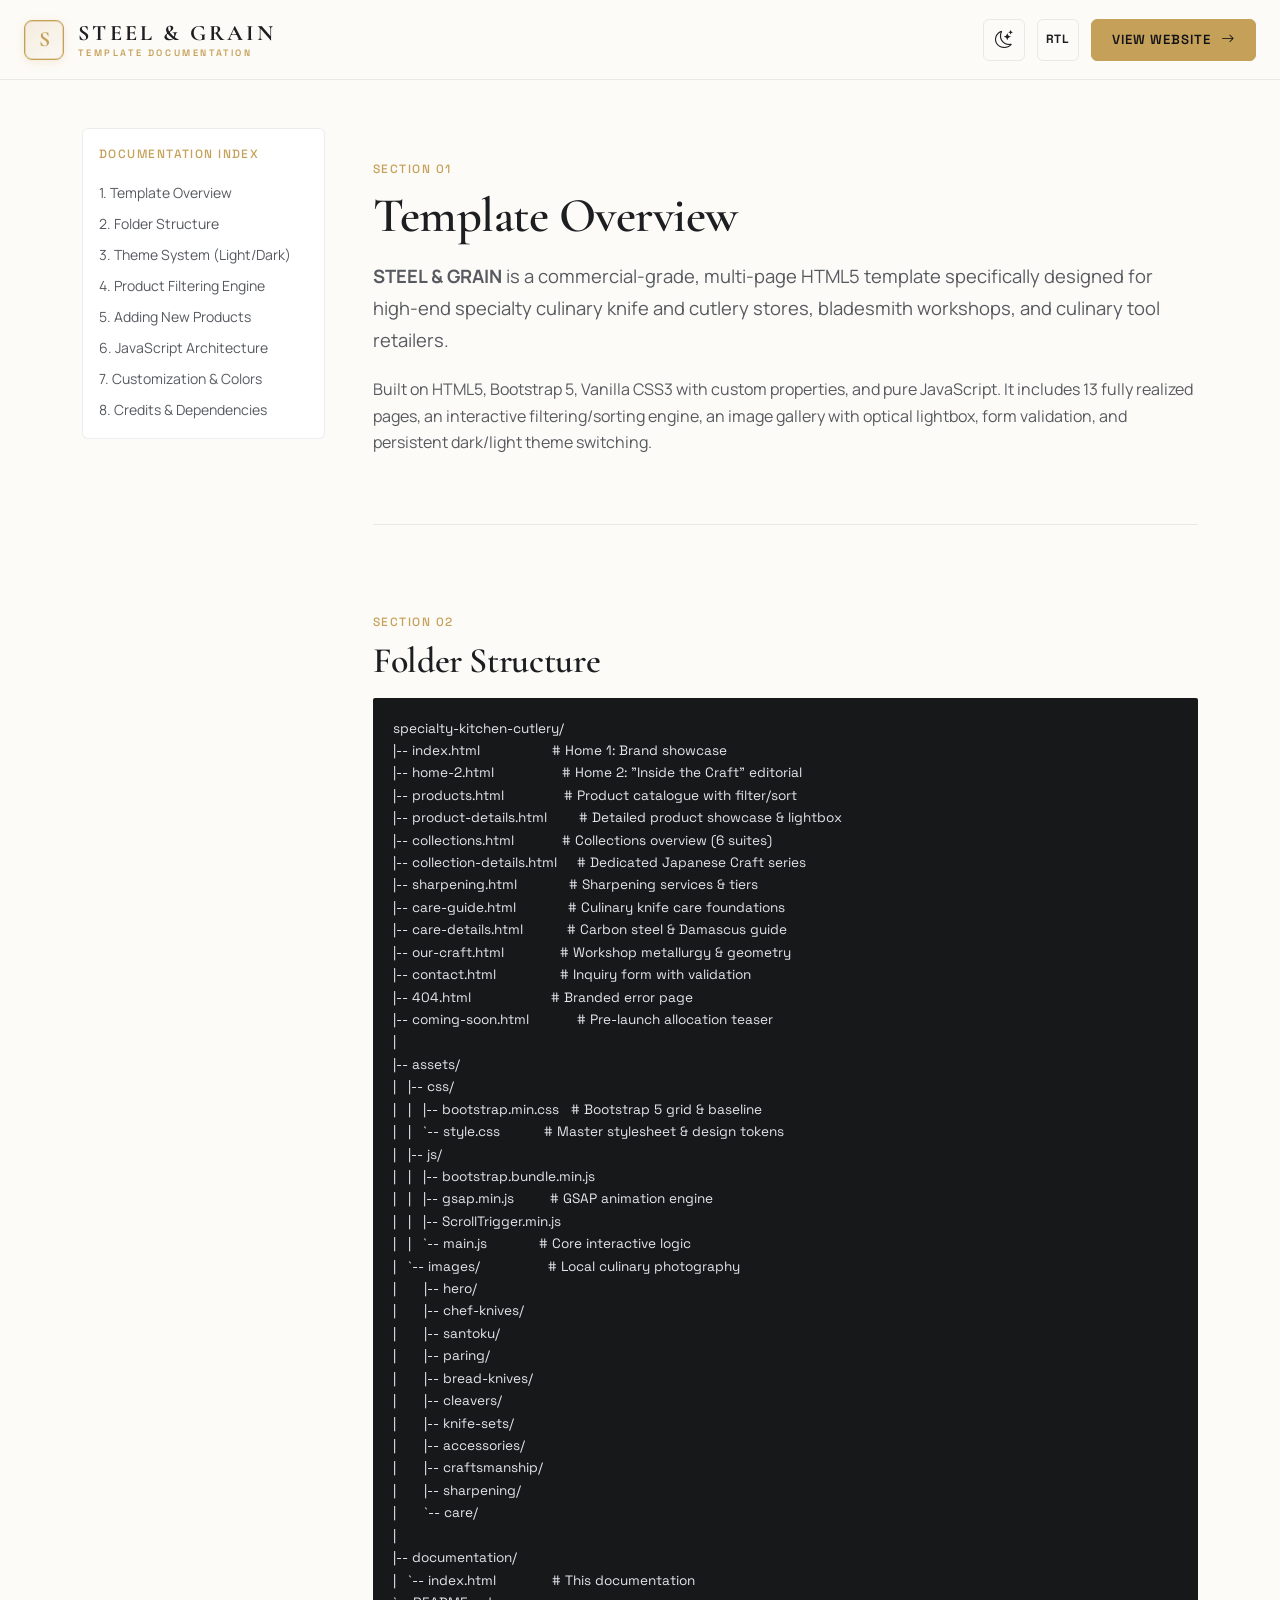
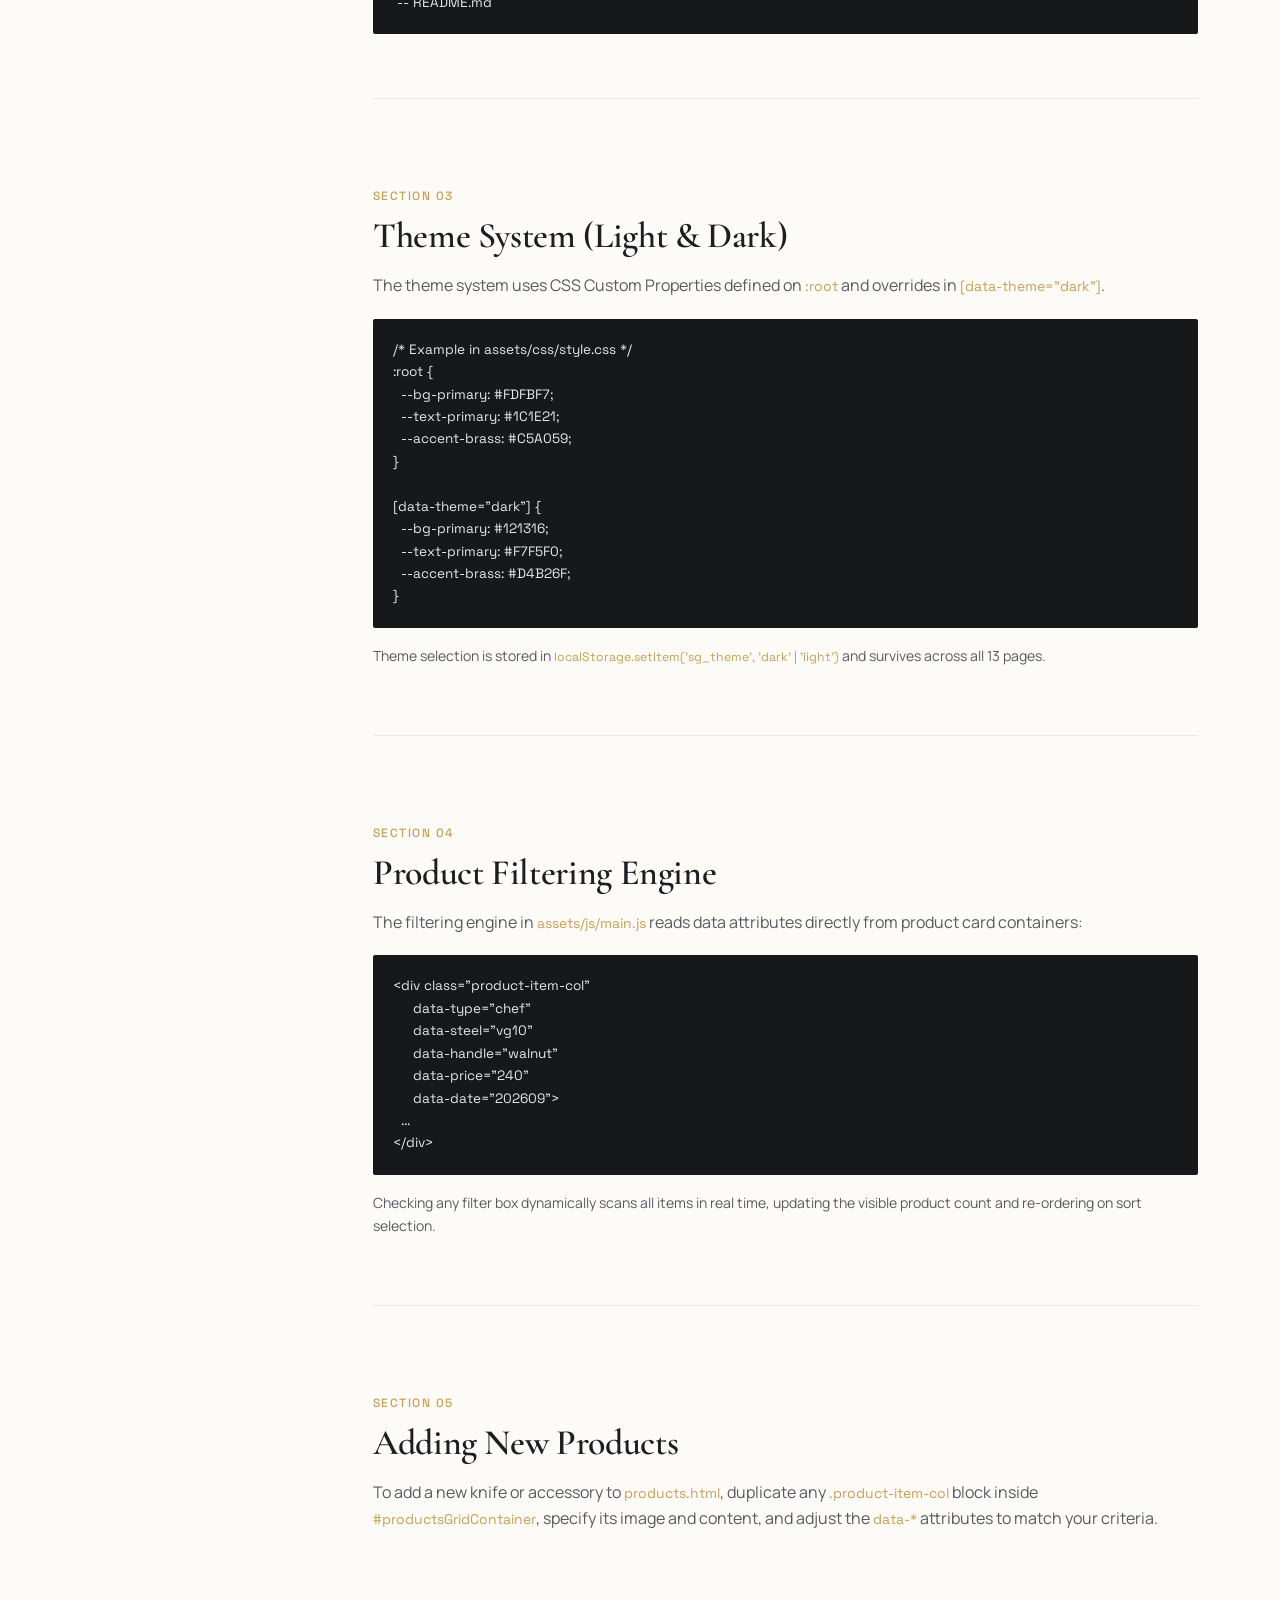
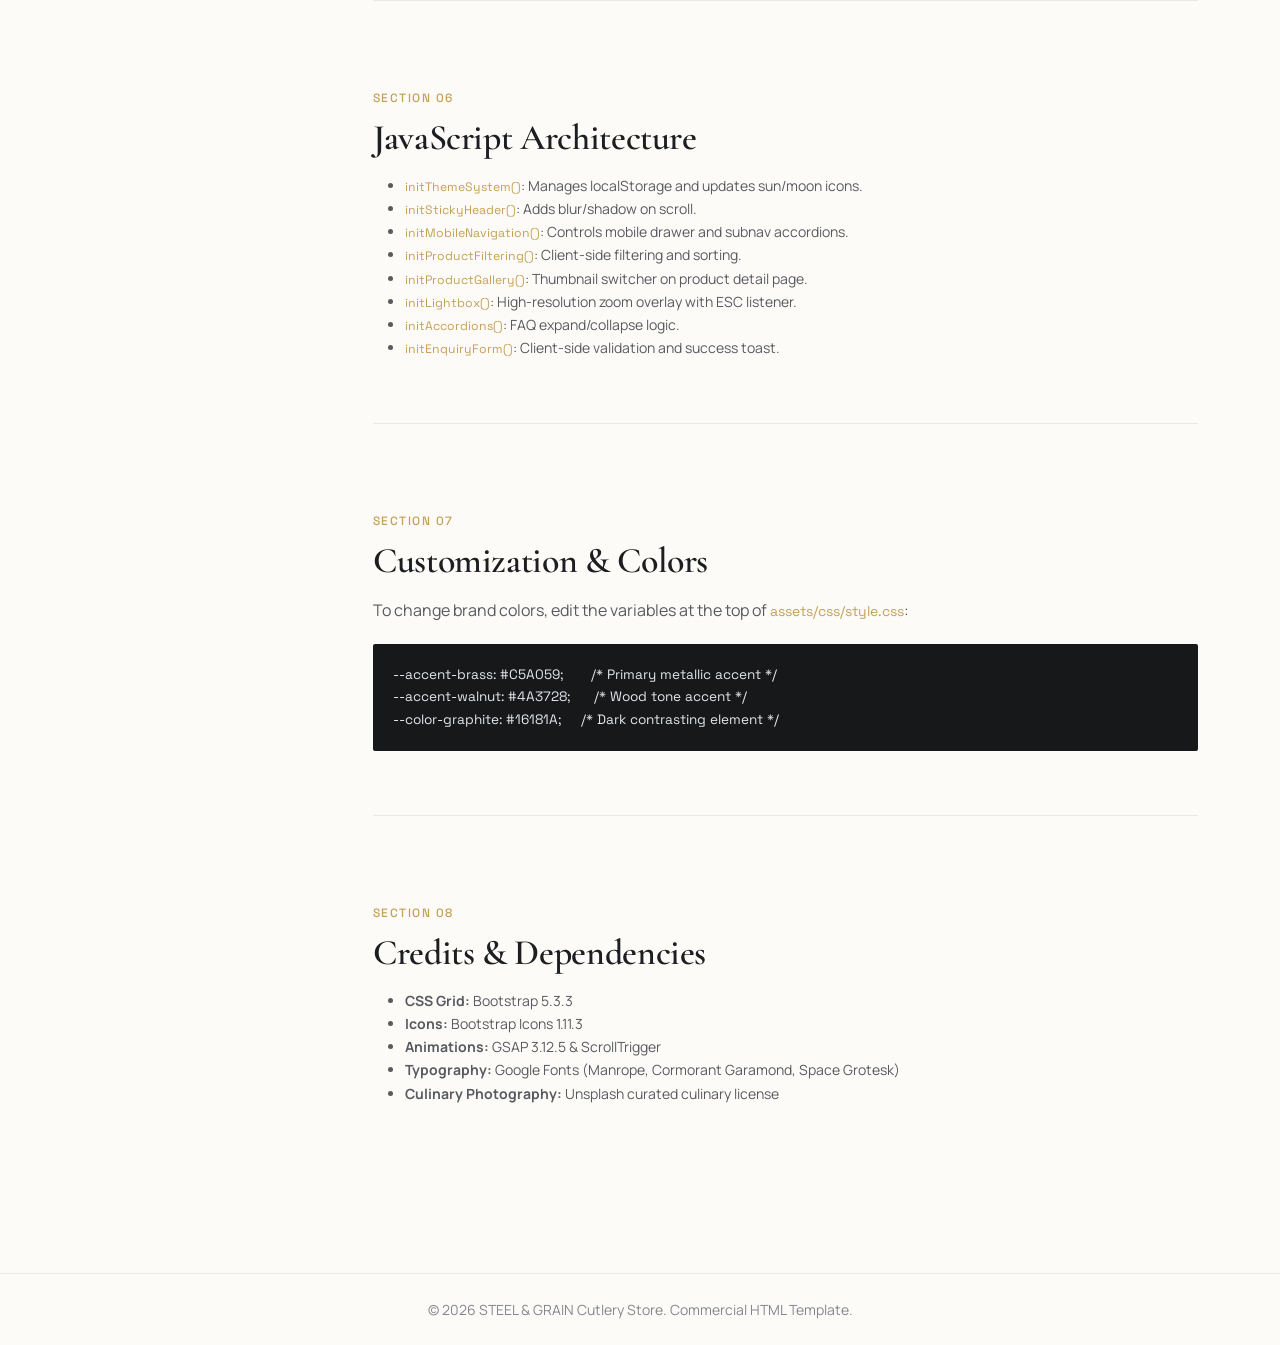
<file: documentation/index.html>
﻿<!DOCTYPE html>
<html lang="en" data-theme="light">
<head>
  <meta charset="UTF-8">
  <meta name="viewport" content="width=device-width, initial-scale=1.0">
  <title>Documentation - STEEL & GRAIN Cutlery Template</title>

  <!-- Favicon -->
  <link rel="icon" type="image/svg+xml" href="../assets/images/favicon.svg">
  <link rel="icon" type="image/png" sizes="32x32" href="../assets/images/favicon-32x32.png">
  <link rel="apple-touch-icon" sizes="180x180" href="../assets/images/apple-touch-icon.png">
  <link rel="stylesheet" href="../assets/css/bootstrap.min.css">
  <link rel="stylesheet" href="../assets/css/style.css">
  <style>
    .doc-sidebar {
      position: sticky;
      top: 100px;
    }
    .doc-section {
      padding-top: 2rem;
      margin-bottom: 3.5rem;
      border-bottom: 1px solid var(--border-color);
      padding-bottom: 3rem;
    }
    pre {
      background-color: var(--color-graphite);
      color: #E2E6EA;
      padding: 1.25rem;
      border-radius: var(--radius-sm);
      overflow-x: auto;
      font-family: var(--font-mono);
      font-size: 0.85rem;
    }
    code {
      font-family: var(--font-mono);
      color: var(--accent-brass);
    }
  </style>
</head>
<body>

  <!-- Header -->
  <header class="site-header" id="siteHeader">
    <div class="navbar-container">
      <a href="../index.html" class="brand-logo" aria-label="STEEL & GRAIN Home">
        <div class="brand-symbol">S</div>
        <div class="brand-text">
          <span class="brand-title">STEEL & GRAIN</span>
          <span class="brand-sub">TEMPLATE DOCUMENTATION</span>
        </div>
      </a>

      <div class="header-actions">
        <button type="button" class="theme-toggle-btn" id="themeToggle" aria-label="Toggle Dark/Light Mode">
          <i class="bi bi-moon-stars"></i>
        </button>
        <button type="button" class="rtl-toggle-btn" id="rtlToggle" aria-label="Toggle RTL/LTR Direction">RTL</button>
        <a href="../index.html" class="btn btn-brass">
          <span>View Website</span>
          <i class="bi bi-arrow-right"></i>
        </a>
      </div>
    </div>
  </header>

  <main class="py-5">
    <div class="container">
      <div class="row g-5">
        <!-- Sidebar Navigation -->
        <aside class="col-lg-3">
          <div class="doc-sidebar p-3 bg-card-custom border border-subtle rounded">
            <span class="tech-label text-brass d-block mb-3">DOCUMENTATION INDEX</span>
            <ul class="list-unstyled small font-mono d-flex flex-column gap-2 mb-0">
              <li><a href="#overview" class="text-secondary">1. Template Overview</a></li>
              <li><a href="#structure" class="text-secondary">2. Folder Structure</a></li>
              <li><a href="#theme" class="text-secondary">3. Theme System (Light/Dark)</a></li>
              <li><a href="#filtering" class="text-secondary">4. Product Filtering Engine</a></li>
              <li><a href="#products" class="text-secondary">5. Adding New Products</a></li>
              <li><a href="#scripts" class="text-secondary">6. JavaScript Architecture</a></li>
              <li><a href="#customization" class="text-secondary">7. Customization & Colors</a></li>
              <li><a href="#credits" class="text-secondary">8. Credits & Dependencies</a></li>
            </ul>
          </div>
        </aside>

        <!-- Main Content -->
        <div class="col-lg-9">
          <!-- 1. Overview -->
          <section class="doc-section" id="overview">
            <span class="badge-mono text-brass mb-2 d-block">SECTION 01</span>
            <h1 class="font-display h2 mb-3">Template Overview</h1>
            <p class="lead text-secondary">
              <strong>STEEL & GRAIN</strong> is a commercial-grade, multi-page HTML5 template specifically designed for high-end specialty culinary knife and cutlery stores, bladesmith workshops, and culinary tool retailers.
            </p>
            <p class="text-secondary">
              Built on HTML5, Bootstrap 5, Vanilla CSS3 with custom properties, and pure JavaScript. It includes 13 fully realized pages, an interactive filtering/sorting engine, an image gallery with optical lightbox, form validation, and persistent dark/light theme switching.
            </p>
          </section>

          <!-- 2. Folder Structure -->
          <section class="doc-section" id="structure">
            <span class="badge-mono text-brass mb-2 d-block">SECTION 02</span>
            <h2 class="font-display h3 mb-3">Folder Structure</h2>
            <pre><code>specialty-kitchen-cutlery/
|-- index.html                  # Home 1: Brand showcase
|-- home-2.html                 # Home 2: "Inside the Craft" editorial
|-- products.html               # Product catalogue with filter/sort
|-- product-details.html        # Detailed product showcase & lightbox
|-- collections.html            # Collections overview (6 suites)
|-- collection-details.html     # Dedicated Japanese Craft series
|-- sharpening.html             # Sharpening services & tiers
|-- care-guide.html             # Culinary knife care foundations
|-- care-details.html           # Carbon steel & Damascus guide
|-- our-craft.html              # Workshop metallurgy & geometry
|-- contact.html                # Inquiry form with validation
|-- 404.html                    # Branded error page
|-- coming-soon.html            # Pre-launch allocation teaser
|
|-- assets/
|   |-- css/
|   |   |-- bootstrap.min.css   # Bootstrap 5 grid & baseline
|   |   `-- style.css           # Master stylesheet & design tokens
|   |-- js/
|   |   |-- bootstrap.bundle.min.js
|   |   |-- gsap.min.js         # GSAP animation engine
|   |   |-- ScrollTrigger.min.js
|   |   `-- main.js             # Core interactive logic
|   `-- images/                 # Local culinary photography
|       |-- hero/
|       |-- chef-knives/
|       |-- santoku/
|       |-- paring/
|       |-- bread-knives/
|       |-- cleavers/
|       |-- knife-sets/
|       |-- accessories/
|       |-- craftsmanship/
|       |-- sharpening/
|       `-- care/
|
|-- documentation/
|   `-- index.html              # This documentation
`-- README.md</code></pre>
          </section>

          <!-- 3. Theme System -->
          <section class="doc-section" id="theme">
            <span class="badge-mono text-brass mb-2 d-block">SECTION 03</span>
            <h2 class="font-display h3 mb-3">Theme System (Light & Dark)</h2>
            <p class="text-secondary">
              The theme system uses CSS Custom Properties defined on <code>:root</code> and overrides in <code>[data-theme="dark"]</code>.
            </p>
            <pre><code>/* Example in assets/css/style.css */
:root {
  --bg-primary: #FDFBF7;
  --text-primary: #1C1E21;
  --accent-brass: #C5A059;
}

[data-theme="dark"] {
  --bg-primary: #121316;
  --text-primary: #F7F5F0;
  --accent-brass: #D4B26F;
}</code></pre>
            <p class="small text-secondary">
              Theme selection is stored in <code>localStorage.setItem('sg_theme', 'dark' | 'light')</code> and survives across all 13 pages.
            </p>
          </section>

          <!-- 4. Filtering -->
          <section class="doc-section" id="filtering">
            <span class="badge-mono text-brass mb-2 d-block">SECTION 04</span>
            <h2 class="font-display h3 mb-3">Product Filtering Engine</h2>
            <p class="text-secondary">
              The filtering engine in <code>assets/js/main.js</code> reads data attributes directly from product card containers:
            </p>
            <pre><code>&lt;div class="product-item-col" 
     data-type="chef" 
     data-steel="vg10" 
     data-handle="walnut" 
     data-price="240" 
     data-date="202609"&gt;
  ...
&lt;/div&gt;</code></pre>
            <p class="small text-secondary">
              Checking any filter box dynamically scans all items in real time, updating the visible product count and re-ordering on sort selection.
            </p>
          </section>

          <!-- 5. Adding Products -->
          <section class="doc-section" id="products">
            <span class="badge-mono text-brass mb-2 d-block">SECTION 05</span>
            <h2 class="font-display h3 mb-3">Adding New Products</h2>
            <p class="text-secondary">
              To add a new knife or accessory to <code>products.html</code>, duplicate any <code>.product-item-col</code> block inside <code>#productsGridContainer</code>, specify its image and content, and adjust the <code>data-*</code> attributes to match your criteria.
            </p>
          </section>

          <!-- 6. Scripts -->
          <section class="doc-section" id="scripts">
            <span class="badge-mono text-brass mb-2 d-block">SECTION 06</span>
            <h2 class="font-display h3 mb-3">JavaScript Architecture</h2>
            <ul class="text-secondary small">
              <li><code>initThemeSystem()</code>: Manages localStorage and updates sun/moon icons.</li>
              <li><code>initStickyHeader()</code>: Adds blur/shadow on scroll.</li>
              <li><code>initMobileNavigation()</code>: Controls mobile drawer and subnav accordions.</li>
              <li><code>initProductFiltering()</code>: Client-side filtering and sorting.</li>
              <li><code>initProductGallery()</code>: Thumbnail switcher on product detail page.</li>
              <li><code>initLightbox()</code>: High-resolution zoom overlay with ESC listener.</li>
              <li><code>initAccordions()</code>: FAQ expand/collapse logic.</li>
              <li><code>initEnquiryForm()</code>: Client-side validation and success toast.</li>
            </ul>
          </section>

          <!-- 7. Customization -->
          <section class="doc-section" id="customization">
            <span class="badge-mono text-brass mb-2 d-block">SECTION 07</span>
            <h2 class="font-display h3 mb-3">Customization & Colors</h2>
            <p class="text-secondary">
              To change brand colors, edit the variables at the top of <code>assets/css/style.css</code>:
            </p>
            <pre><code>--accent-brass: #C5A059;       /* Primary metallic accent */
--accent-walnut: #4A3728;      /* Wood tone accent */
--color-graphite: #16181A;     /* Dark contrasting element */</code></pre>
          </section>

          <!-- 8. Credits -->
          <section class="doc-section border-bottom-0" id="credits">
            <span class="badge-mono text-brass mb-2 d-block">SECTION 08</span>
            <h2 class="font-display h3 mb-3">Credits & Dependencies</h2>
            <ul class="text-secondary small">
              <li><strong>CSS Grid:</strong> Bootstrap 5.3.3</li>
              <li><strong>Icons:</strong> Bootstrap Icons 1.11.3</li>
              <li><strong>Animations:</strong> GSAP 3.12.5 & ScrollTrigger</li>
              <li><strong>Typography:</strong> Google Fonts (Manrope, Cormorant Garamond, Space Grotesk)</li>
              <li><strong>Culinary Photography:</strong> Unsplash curated culinary license</li>
            </ul>
          </section>
        </div>
      </div>
    </div>
  </main>

  <footer class="py-4 border-top border-subtle text-center small text-muted font-mono">
    &copy; 2026 STEEL & GRAIN Cutlery Store. Commercial HTML Template.
  </footer>

  <script src="../assets/js/bootstrap.bundle.min.js"></script>
  <script src="../assets/js/main.js"></script>
</body>
</html>
</file>
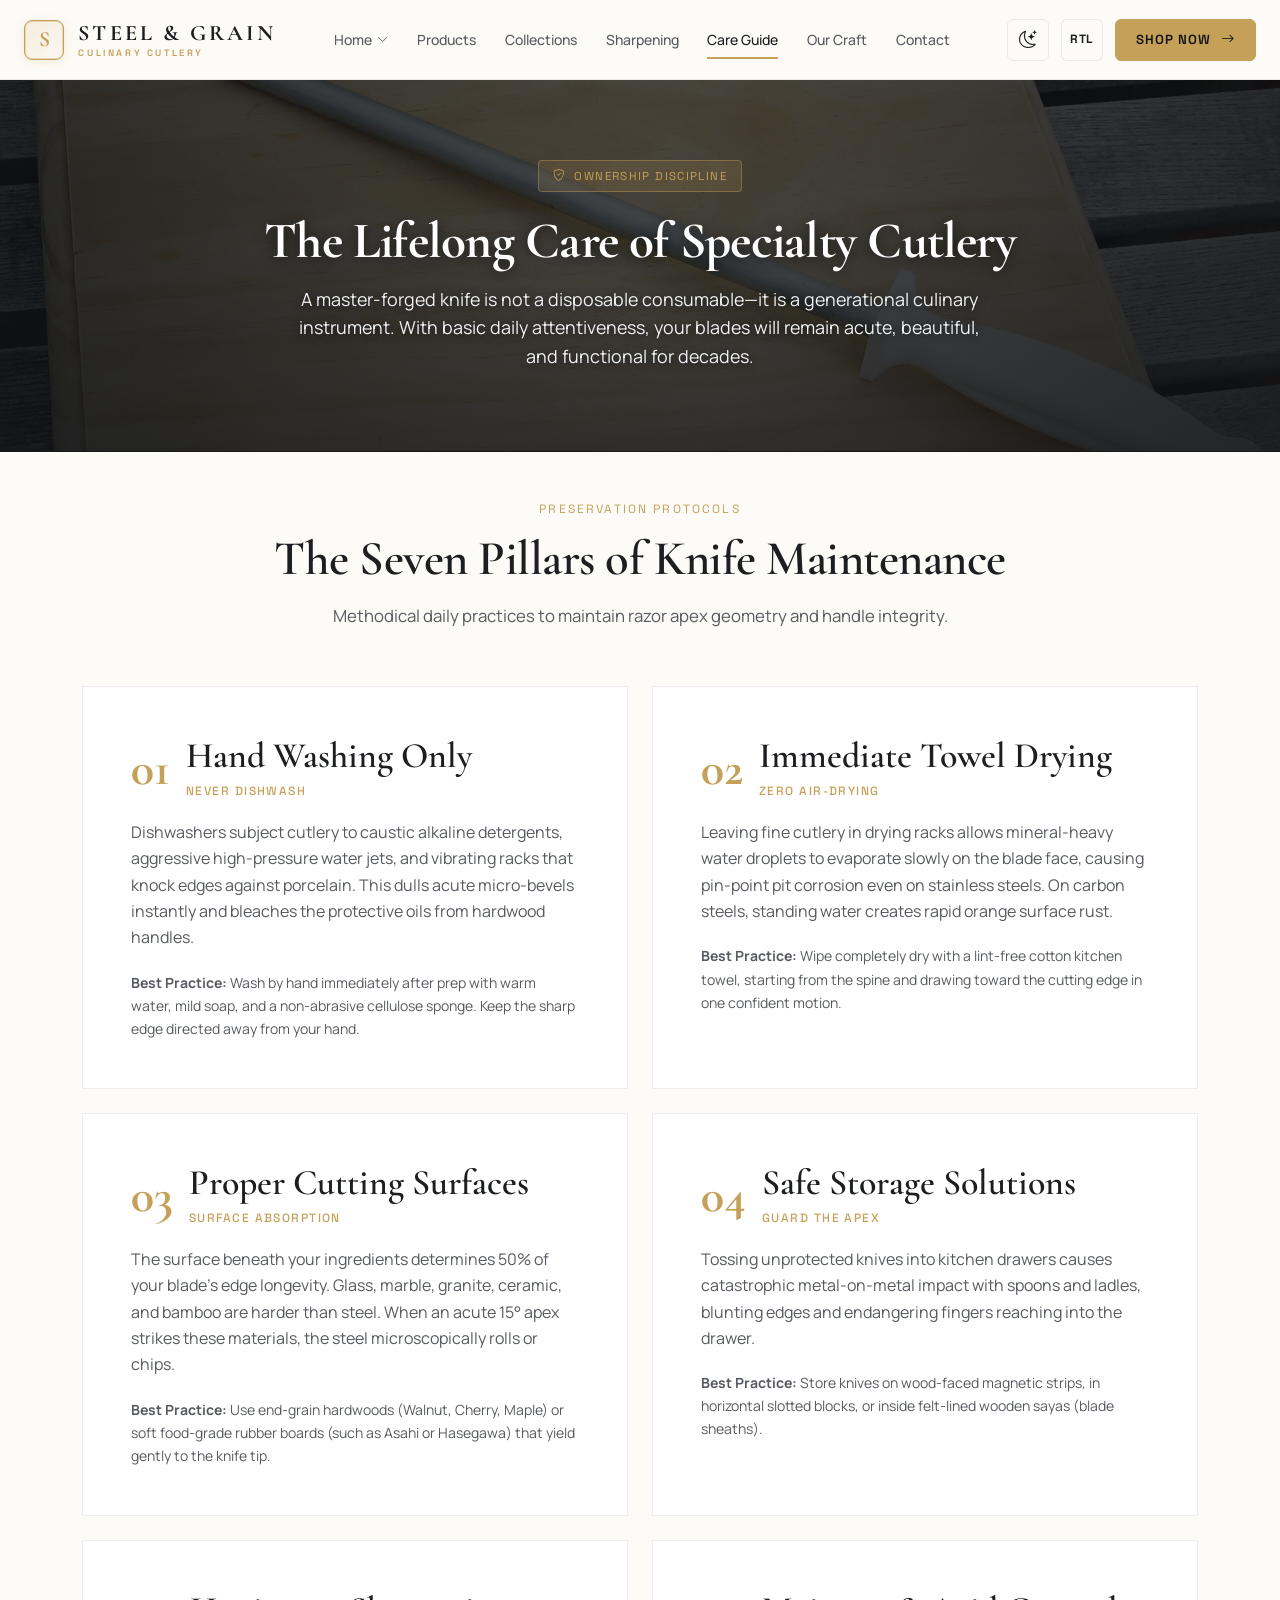
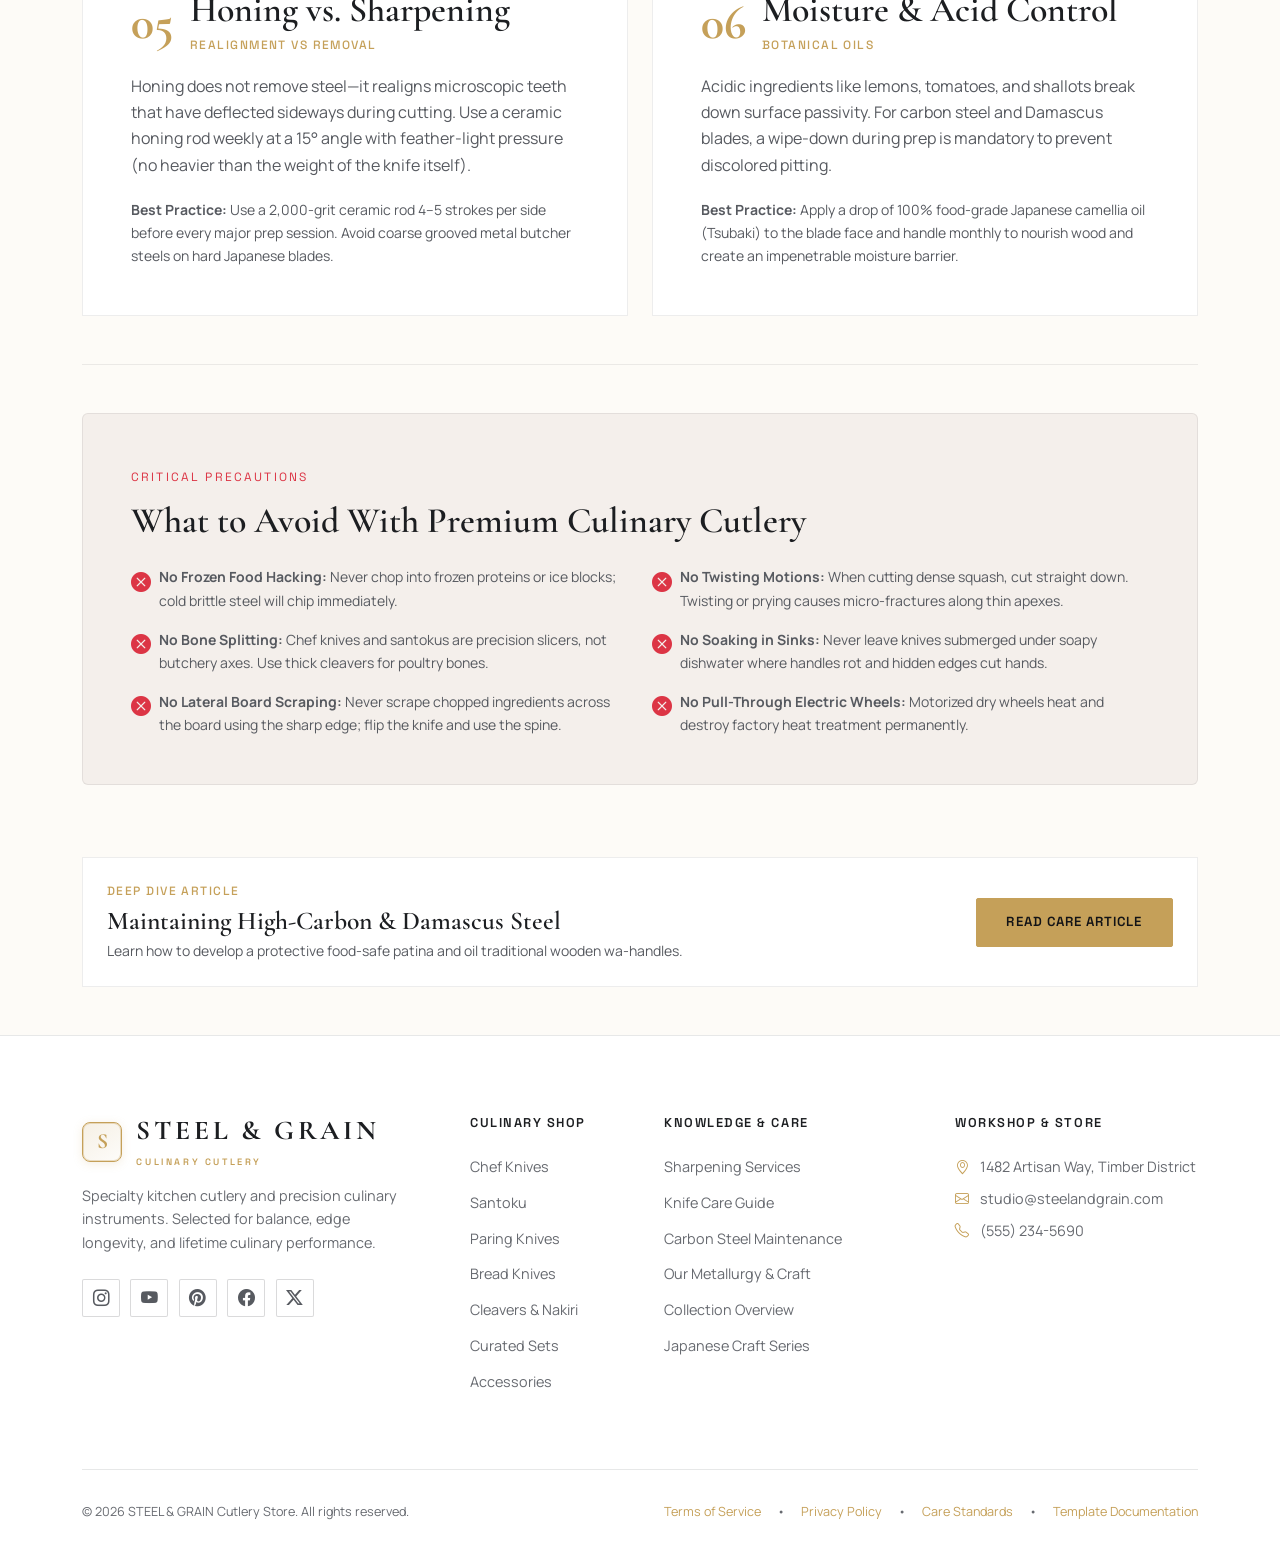
<file: care-guide.html>
<!DOCTYPE html>
<html lang="en" data-theme="light">
<head>
  <meta charset="UTF-8">
  <meta name="viewport" content="width=device-width, initial-scale=1.0">
  <title>Culinary Knife Care & Maintenance Guide - STEEL & GRAIN</title>
  <meta name="description" content="Complete culinary knife care guide: proper hand washing, drying, cutting board selection, honing vs sharpening, storage, and rust prevention.">
  <meta name="keywords" content="knife care guide, how to clean chef knife, honing vs sharpening, cutting board materials, rust prevention">

  <!-- Open Graph Metadata -->
  <meta property="og:title" content="STEEL & GRAIN - Culinary Knife Care Guide">
  <meta property="og:description" content="Protect your culinary investment. The complete master guide to washing, honing, storing, and preserving premium kitchen knives.">
  <meta property="og:image" content="assets/images/care/handwashing.jpg">
  <meta property="og:type" content="article">

  <!-- Favicon -->
  <link rel="icon" type="image/svg+xml" href="assets/images/favicon.svg">
  <link rel="icon" type="image/png" sizes="32x32" href="assets/images/favicon-32x32.png">
  <link rel="apple-touch-icon" sizes="180x180" href="assets/images/apple-touch-icon.png">

  <!-- Stylesheets -->
  <link rel="stylesheet" href="assets/css/bootstrap.min.css">
  <link rel="stylesheet" href="assets/css/style.css">
</head>
<body>

  <!-- ==========================================================================
       HEADER & MANDATORY NAVBAR
       ========================================================================== -->
  <header class="site-header" id="siteHeader">
    <div class="navbar-container">
      <a href="index.html" class="brand-logo" aria-label="STEEL & GRAIN Home">
        <div class="brand-symbol">S</div>
        <div class="brand-text">
          <span class="brand-title">STEEL & GRAIN</span>
          <span class="brand-sub">CULINARY CUTLERY</span>
        </div>
      </a>

      <nav class="d-none d-xl-block" aria-label="Main Navigation">
        <ul class="desktop-nav">
          <li class="nav-item">
            <a href="index.html" class="nav-link-custom" aria-haspopup="true" aria-expanded="false">
              Home <i class="bi bi-chevron-down"></i>
            </a>
            <div class="nav-dropdown">
              <a href="index.html" class="dropdown-link">
                <span>Home 1 &mdash; Brand Showcase</span>
                <span class="dropdown-tag">Default</span>
              </a>
              <a href="home-2.html" class="dropdown-link">
                <span>Home 2 &mdash; Inside the Craft</span>
                <span class="dropdown-tag">Editorial</span>
              </a>
            </div>
          </li>

          <!-- Products -->
          <li class="nav-item"><a href="products.html" class="nav-link-custom">Products</a></li>

          <li class="nav-item"><a href="collections.html" class="nav-link-custom">Collections</a></li>
          <li class="nav-item"><a href="sharpening.html" class="nav-link-custom">Sharpening</a></li>
          <li class="nav-item"><a href="care-guide.html" class="nav-link-custom active">Care Guide</a></li>
          <li class="nav-item"><a href="our-craft.html" class="nav-link-custom">Our Craft</a></li>
          <li class="nav-item"><a href="contact.html" class="nav-link-custom">Contact</a></li>
        </ul>
      </nav>

      <div class="header-actions">
        <button type="button" class="theme-toggle-btn" id="themeToggle" aria-label="Toggle Dark/Light Mode">
          <i class="bi bi-moon-stars"></i>
        </button>
        <button type="button" class="rtl-toggle-btn" id="rtlToggle" aria-label="Toggle RTL/LTR Direction">RTL</button>

        <a href="products.html" class="btn btn-brass d-none d-sm-inline-flex">
          <span>Shop Now</span>
          <i class="bi bi-arrow-right"></i>
        </a>

        <button type="button" class="mobile-nav-toggle" id="mobileNavToggle" aria-label="Toggle Mobile Navigation" aria-expanded="false">
          <i class="bi bi-list"></i>
        </button>
      </div>
    </div>
  </header>

  <!-- Mobile Navigation Drawer -->
  <div class="mobile-nav-drawer" id="mobileNavDrawer">
    <div class="mobile-nav-content-wrap">
      <div class="mobile-nav-body">
        <ul class="mobile-nav-list">
          <!-- Home -->
          <li class="mobile-nav-item">
            <a href="#" class="mobile-nav-link mobile-dropdown-toggle">
              <span>Home</span>
              <i class="bi bi-chevron-down"></i>
            </a>
            <ul class="mobile-subnav">
              <li>
                <a href="index.html" class="mobile-subnav-link">
                  <span>Home 1 &mdash; Brand Showcase</span>
                  <span class="dropdown-tag">Default</span>
                </a>
              </li>
              <li>
                <a href="home-2.html" class="mobile-subnav-link">
                  <span>Home 2 &mdash; Inside the Craft</span>
                  <span class="dropdown-tag">Editorial</span>
                </a>
              </li>
            </ul>
          </li>

          <!-- Products -->
          <li class="mobile-nav-item"><a href="products.html" class="mobile-nav-link">Products</a></li>

          <li class="mobile-nav-item"><a href="collections.html" class="mobile-nav-link">Collections</a></li>
          <li class="mobile-nav-item"><a href="sharpening.html" class="mobile-nav-link">Sharpening</a></li>
          <li class="mobile-nav-item"><a href="care-guide.html" class="mobile-nav-link">Care Guide</a></li>
          <li class="mobile-nav-item"><a href="our-craft.html" class="mobile-nav-link">Our Craft</a></li>
          <li class="mobile-nav-item"><a href="contact.html" class="mobile-nav-link">Contact</a></li>
        </ul>
      </div>

      <!-- Navbar Actions inside Menu Drawer (Exact same as Navbar, not extra) -->
      <div class="mobile-drawer-footer pt-4 border-top border-subtle d-flex align-items-center gap-2">
        <button type="button" class="theme-toggle-btn" aria-label="Toggle Dark/Light Mode">
          <i class="bi bi-moon-stars"></i>
        </button>
        <button type="button" class="rtl-toggle-btn" aria-label="Toggle RTL/LTR Direction">RTL</button>
        <a href="products.html" class="btn btn-brass flex-grow-1">
          <span>Shop Now</span>
          <i class="bi bi-arrow-right"></i>
        </a>
      </div>
    </div>
  </div>

  <!-- ==========================================================================
       STANDARDIZED PAGE HERO WITH RELEVANT KNIFE CARE BACKGROUND
       ========================================================================== -->
  <section class="page-hero">
    <img src="assets/images/care/camellia-oil.jpg" alt="Culinary Knife Maintenance and Camellia Oil" class="page-hero-bg">
    <div class="page-hero-overlay"></div>
    <div class="page-hero-content">
      <span class="page-hero-badge"><i class="bi bi-shield-check"></i> Ownership Discipline</span>
      <h1 class="font-display">The Lifelong Care of Specialty Cutlery</h1>
      <p class="lead">
        A master-forged knife is not a disposable consumable&mdash;it is a generational culinary instrument. With basic daily attentiveness, your blades will remain acute, beautiful, and functional for decades.
      </p>
    </div>
  </section>

  <!-- ==========================================================================
       THE CORE PILLARS OF CUTLERY CARE
       ========================================================================== -->
  <main class="py-5" id="rules">
    <div class="container">
      <div class="section-header text-center">
        <span class="section-eyebrow">Preservation Protocols</span>
        <h2 class="section-title">The Seven Pillars of Knife Maintenance</h2>
        <p class="section-subtitle">Methodical daily practices to maintain razor apex geometry and handle integrity.</p>
      </div>

      <div class="row g-4">
        <!-- 1. Washing -->
        <div class="col-lg-6">
          <div class="p-4 p-md-5 bg-card-custom border border-subtle h-100">
            <div class="d-flex align-items-center gap-3 mb-3">
              <span class="craft-step-num">01</span>
              <div>
                <h3 class="font-display mb-0">Hand Washing Only</h3>
                <span class="tech-label text-brass">NEVER DISHWASH</span>
              </div>
            </div>
            <p class="text-secondary">
              Dishwashers subject cutlery to caustic alkaline detergents, aggressive high-pressure water jets, and vibrating racks that knock edges against porcelain. This dulls acute micro-bevels instantly and bleaches the protective oils from hardwood handles.
            </p>
            <p class="small text-secondary mb-0">
              <strong>Best Practice:</strong> Wash by hand immediately after prep with warm water, mild soap, and a non-abrasive cellulose sponge. Keep the sharp edge directed away from your hand.
            </p>
          </div>
        </div>

        <!-- 2. Drying -->
        <div class="col-lg-6">
          <div class="p-4 p-md-5 bg-card-custom border border-subtle h-100">
            <div class="d-flex align-items-center gap-3 mb-3">
              <span class="craft-step-num">02</span>
              <div>
                <h3 class="font-display mb-0">Immediate Towel Drying</h3>
                <span class="tech-label text-brass">ZERO AIR-DRYING</span>
              </div>
            </div>
            <p class="text-secondary">
              Leaving fine cutlery in drying racks allows mineral-heavy water droplets to evaporate slowly on the blade face, causing pin-point pit corrosion even on stainless steels. On carbon steels, standing water creates rapid orange surface rust.
            </p>
            <p class="small text-secondary mb-0">
              <strong>Best Practice:</strong> Wipe completely dry with a lint-free cotton kitchen towel, starting from the spine and drawing toward the cutting edge in one confident motion.
            </p>
          </div>
        </div>

        <!-- 3. Cutting Boards -->
        <div class="col-lg-6">
          <div class="p-4 p-md-5 bg-card-custom border border-subtle h-100">
            <div class="d-flex align-items-center gap-3 mb-3">
              <span class="craft-step-num">03</span>
              <div>
                <h3 class="font-display mb-0">Proper Cutting Surfaces</h3>
                <span class="tech-label text-brass">SURFACE ABSORPTION</span>
              </div>
            </div>
            <p class="text-secondary">
              The surface beneath your ingredients determines 50% of your blade's edge longevity. Glass, marble, granite, ceramic, and bamboo are harder than steel. When an acute 15&deg; apex strikes these materials, the steel microscopically rolls or chips.
            </p>
            <p class="small text-secondary mb-0">
              <strong>Best Practice:</strong> Use end-grain hardwoods (Walnut, Cherry, Maple) or soft food-grade rubber boards (such as Asahi or Hasegawa) that yield gently to the knife tip.
            </p>
          </div>
        </div>

        <!-- 4. Storage -->
        <div class="col-lg-6">
          <div class="p-4 p-md-5 bg-card-custom border border-subtle h-100">
            <div class="d-flex align-items-center gap-3 mb-3">
              <span class="craft-step-num">04</span>
              <div>
                <h3 class="font-display mb-0">Safe Storage Solutions</h3>
                <span class="tech-label text-brass">GUARD THE APEX</span>
              </div>
            </div>
            <p class="text-secondary">
              Tossing unprotected knives into kitchen drawers causes catastrophic metal-on-metal impact with spoons and ladles, blunting edges and endangering fingers reaching into the drawer.
            </p>
            <p class="small text-secondary mb-0">
              <strong>Best Practice:</strong> Store knives on wood-faced magnetic strips, in horizontal slotted blocks, or inside felt-lined wooden sayas (blade sheaths).
            </p>
          </div>
        </div>

        <!-- 5. Honing -->
        <div class="col-lg-6">
          <div class="p-4 p-md-5 bg-card-custom border border-subtle h-100">
            <div class="d-flex align-items-center gap-3 mb-3">
              <span class="craft-step-num">05</span>
              <div>
                <h3 class="font-display mb-0">Honing vs. Sharpening</h3>
                <span class="tech-label text-brass">REALIGNMENT VS REMOVAL</span>
              </div>
            </div>
            <p class="text-secondary">
              Honing does not remove steel&mdash;it realigns microscopic teeth that have deflected sideways during cutting. Use a ceramic honing rod weekly at a 15&deg; angle with feather-light pressure (no heavier than the weight of the knife itself).
            </p>
            <p class="small text-secondary mb-0">
              <strong>Best Practice:</strong> Use a 2,000-grit ceramic rod 4&ndash;5 strokes per side before every major prep session. Avoid coarse grooved metal butcher steels on hard Japanese blades.
            </p>
          </div>
        </div>

        <!-- 6. Rust Prevention -->
        <div class="col-lg-6">
          <div class="p-4 p-md-5 bg-card-custom border border-subtle h-100">
            <div class="d-flex align-items-center gap-3 mb-3">
              <span class="craft-step-num">06</span>
              <div>
                <h3 class="font-display mb-0">Moisture & Acid Control</h3>
                <span class="tech-label text-brass">BOTANICAL OILS</span>
              </div>
            </div>
            <p class="text-secondary">
              Acidic ingredients like lemons, tomatoes, and shallots break down surface passivity. For carbon steel and Damascus blades, a wipe-down during prep is mandatory to prevent discolored pitting.
            </p>
            <p class="small text-secondary mb-0">
              <strong>Best Practice:</strong> Apply a drop of 100% food-grade Japanese camellia oil (Tsubaki) to the blade face and handle monthly to nourish wood and create an impenetrable moisture barrier.
            </p>
          </div>
        </div>
      </div>

      <!-- ==========================================================================
           WHAT TO AVOID (VISUAL CHECKLIST CARD)
           ========================================================================== -->
      <div class="mt-5 pt-5 border-top border-subtle">
        <div class="p-4 p-md-5 bg-subtle border border-subtle rounded">
          <span class="section-eyebrow text-danger">Critical Precautions</span>
          <h3 class="font-display mb-4">What to Avoid With Premium Culinary Cutlery</h3>

          <div class="row g-4 font-mono small text-secondary">
            <div class="col-md-6">
              <div class="d-flex align-items-start gap-2 mb-3">
                <i class="bi bi-x-circle-fill text-danger fs-5"></i>
                <span><strong>No Frozen Food Hacking:</strong> Never chop into frozen proteins or ice blocks; cold brittle steel will chip immediately.</span>
              </div>
              <div class="d-flex align-items-start gap-2 mb-3">
                <i class="bi bi-x-circle-fill text-danger fs-5"></i>
                <span><strong>No Bone Splitting:</strong> Chef knives and santokus are precision slicers, not butchery axes. Use thick cleavers for poultry bones.</span>
              </div>
              <div class="d-flex align-items-start gap-2">
                <i class="bi bi-x-circle-fill text-danger fs-5"></i>
                <span><strong>No Lateral Board Scraping:</strong> Never scrape chopped ingredients across the board using the sharp edge; flip the knife and use the spine.</span>
              </div>
            </div>

            <div class="col-md-6">
              <div class="d-flex align-items-start gap-2 mb-3">
                <i class="bi bi-x-circle-fill text-danger fs-5"></i>
                <span><strong>No Twisting Motions:</strong> When cutting dense squash, cut straight down. Twisting or prying causes micro-fractures along thin apexes.</span>
              </div>
              <div class="d-flex align-items-start gap-2 mb-3">
                <i class="bi bi-x-circle-fill text-danger fs-5"></i>
                <span><strong>No Soaking in Sinks:</strong> Never leave knives submerged under soapy dishwater where handles rot and hidden edges cut hands.</span>
              </div>
              <div class="d-flex align-items-start gap-2">
                <i class="bi bi-x-circle-fill text-danger fs-5"></i>
                <span><strong>No Pull-Through Electric Wheels:</strong> Motorized dry wheels heat and destroy factory heat treatment permanently.</span>
              </div>
            </div>
          </div>
        </div>
      </div>

      <!-- Feature Article Callout -->
      <div class="mt-5 pt-4">
        <div class="p-4 bg-card-custom border border-subtle d-flex flex-column flex-md-row justify-content-between align-items-md-center gap-4">
          <div>
            <span class="tech-label text-brass d-block mb-1">DEEP DIVE ARTICLE</span>
            <h4 class="font-display mb-1">Maintaining High-Carbon & Damascus Steel</h4>
            <p class="small text-secondary mb-0">Learn how to develop a protective food-safe patina and oil traditional wooden wa-handles.</p>
          </div>
          <a href="care-details.html" class="btn btn-brass text-nowrap">Read Care Article</a>
        </div>
      </div>
    </div>
  </main>

  <!-- ==========================================================================
       FOOTER
       ========================================================================== -->
  <footer class="site-footer">
    <div class="container">
      <div class="row g-5">
        <!-- Col 1: Brand -->
        <div class="col-12 col-lg-4">
          <div class="brand-logo mb-3">
            <div class="brand-symbol">S</div>
            <div class="brand-text">
              <span class="brand-title text-white">STEEL & GRAIN</span>
              <span class="brand-sub">CULINARY CUTLERY</span>
            </div>
          </div>
          <p class="text-muted pe-lg-4">
            Specialty kitchen cutlery and precision culinary instruments. Selected for balance, edge longevity, and lifetime culinary performance.
          </p>
          <div class="footer-socials">
            <a href="https://instagram.com" class="footer-social-link" aria-label="Instagram" target="_blank" rel="noopener noreferrer"><i class="bi bi-instagram"></i></a>
            <a href="https://youtube.com" class="footer-social-link" aria-label="YouTube" target="_blank" rel="noopener noreferrer"><i class="bi bi-youtube"></i></a>
            <a href="https://pinterest.com" class="footer-social-link" aria-label="Pinterest" target="_blank" rel="noopener noreferrer"><i class="bi bi-pinterest"></i></a>
            <a href="https://facebook.com" class="footer-social-link" aria-label="Facebook" target="_blank" rel="noopener noreferrer"><i class="bi bi-facebook"></i></a>
            <a href="https://twitter.com" class="footer-social-link" aria-label="X (Twitter)" target="_blank" rel="noopener noreferrer"><i class="bi bi-twitter-x"></i></a>
          </div>
        </div>

        <!-- Col 2: Shop -->
        <div class="col-12 col-md-3 col-lg-2">
          <h4 class="footer-heading">Culinary Shop</h4>
          <ul class="footer-nav">
            <li><a href="products.html?type=chef">Chef Knives</a></li>
            <li><a href="products.html?type=santoku">Santoku</a></li>
            <li><a href="products.html?type=paring">Paring Knives</a></li>
            <li><a href="products.html?type=bread">Bread Knives</a></li>
            <li><a href="products.html?type=cleaver">Cleavers & Nakiri</a></li>
            <li><a href="products.html?type=sets">Curated Sets</a></li>
            <li><a href="products.html?type=accessories">Accessories</a></li>
          </ul>
        </div>

        <!-- Col 3: Expertise -->
        <div class="col-12 col-md-3 col-lg-3">
          <h4 class="footer-heading">Knowledge & Care</h4>
          <ul class="footer-nav">
            <li><a href="sharpening.html">Sharpening Services</a></li>
            <li><a href="care-guide.html">Knife Care Guide</a></li>
            <li><a href="care-details.html">Carbon Steel Maintenance</a></li>
            <li><a href="our-craft.html">Our Metallurgy & Craft</a></li>
            <li><a href="collections.html">Collection Overview</a></li>
            <li><a href="collection-details.html">Japanese Craft Series</a></li>
          </ul>
        </div>

        <!-- Col 4: Contact & Workshop -->
        <div class="col-12 col-md-6 col-lg-3">
          <h4 class="footer-heading">Workshop & Store</h4>
          <p class="mb-2 text-muted"><i class="bi bi-geo-alt me-2 text-brass"></i> 1482 Artisan Way, Timber District</p>
          <p class="mb-2 text-muted"><i class="bi bi-envelope me-2 text-brass"></i> studio@steelandgrain.com</p>
          <p class="mb-3 text-muted"><i class="bi bi-telephone me-2 text-brass"></i> (555) 234-5690</p>
        </div>
      </div>

      <div class="footer-bottom">
        <div class="small text-muted">
          &copy; 2026 STEEL & GRAIN Cutlery Store. All rights reserved.
        </div>
        <div class="d-flex gap-3 small text-muted">
          <a href="contact.html">Terms of Service</a>
          <span>&bull;</span>
          <a href="contact.html">Privacy Policy</a>
          <span>&bull;</span>
          <a href="care-guide.html">Care Standards</a>
          <span>&bull;</span>
          <a href="documentation/index.html">Template Documentation</a>
        </div>
      </div>
    </div>
  </footer>

  <!-- Back to Top Button -->
  <button type="button" class="back-to-top" aria-label="Back to Top">
    <i class="bi bi-arrow-up"></i>
  </button>

  <!-- Scripts -->
  <script src="assets/js/bootstrap.bundle.min.js"></script>
  <script src="assets/js/gsap.min.js"></script>
  <script src="assets/js/ScrollTrigger.min.js"></script>
  <script src="assets/js/main.js"></script>
</body>
</html>
</file>
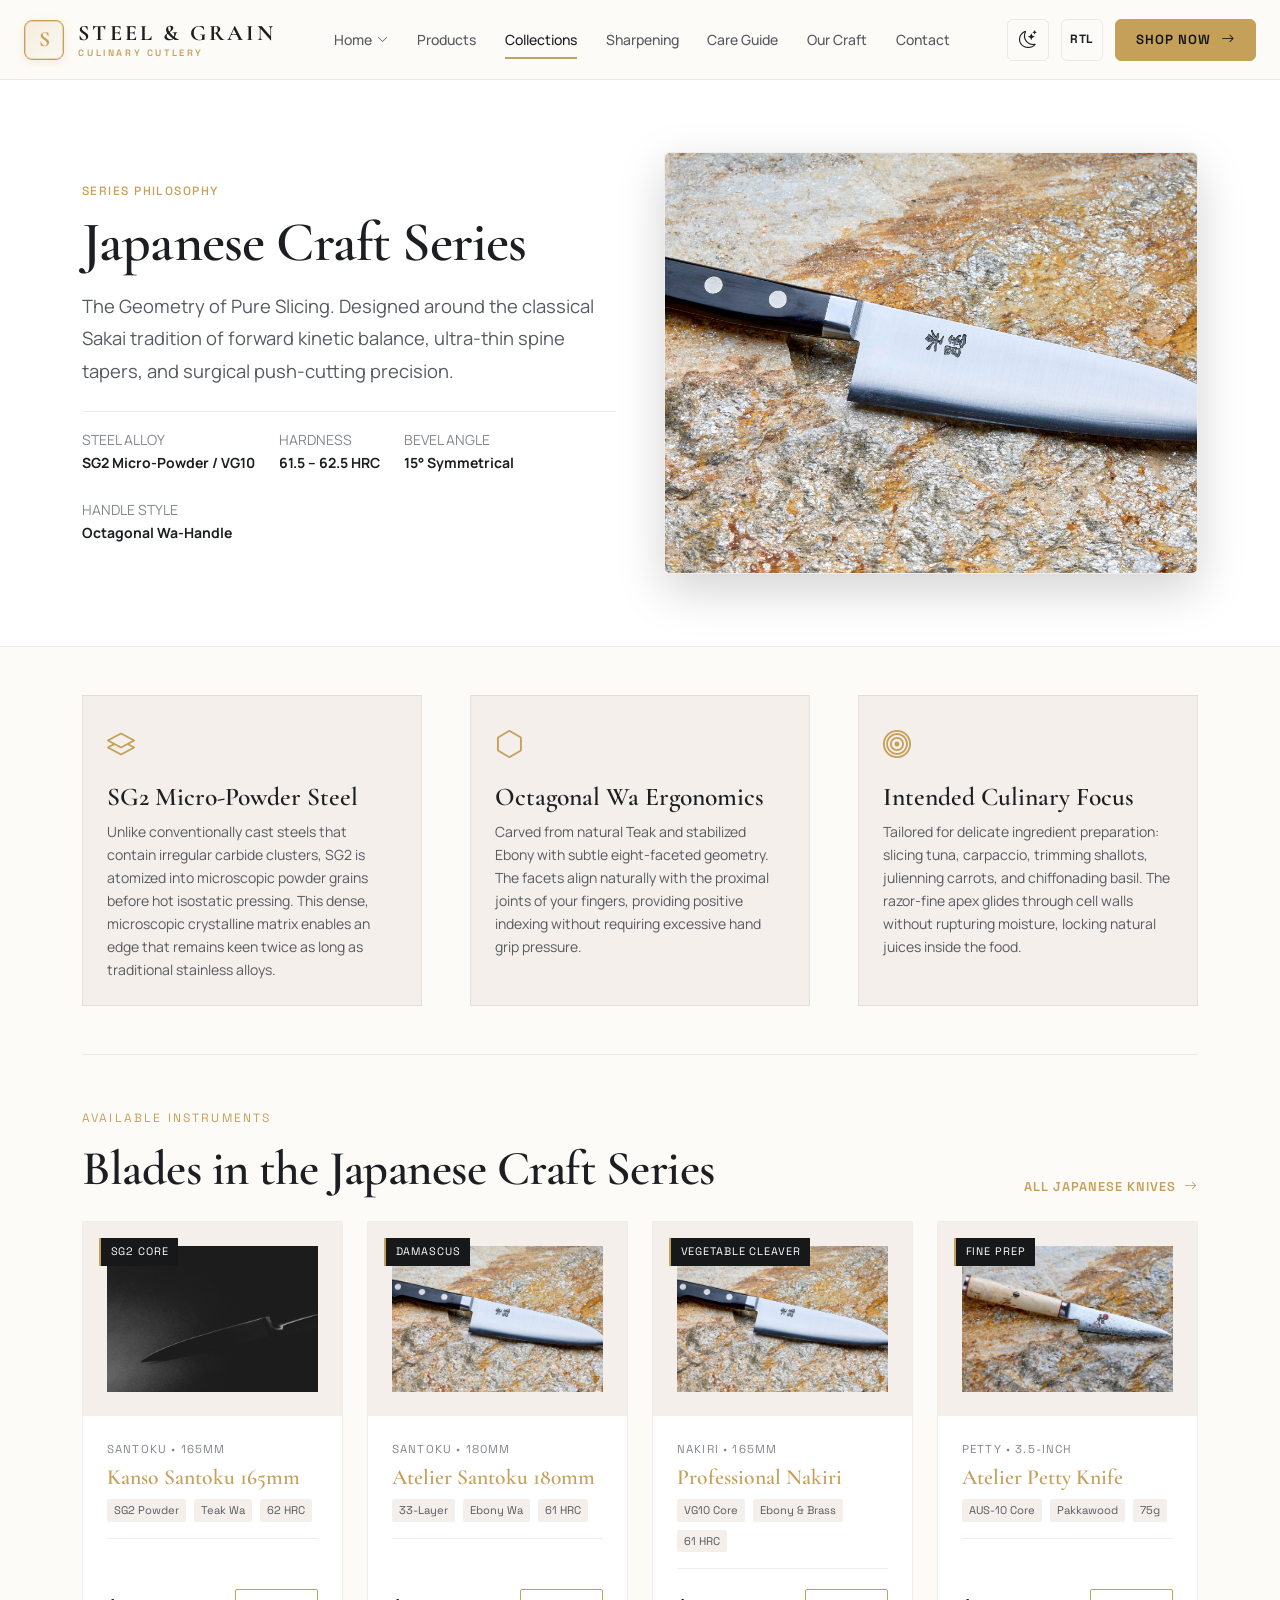
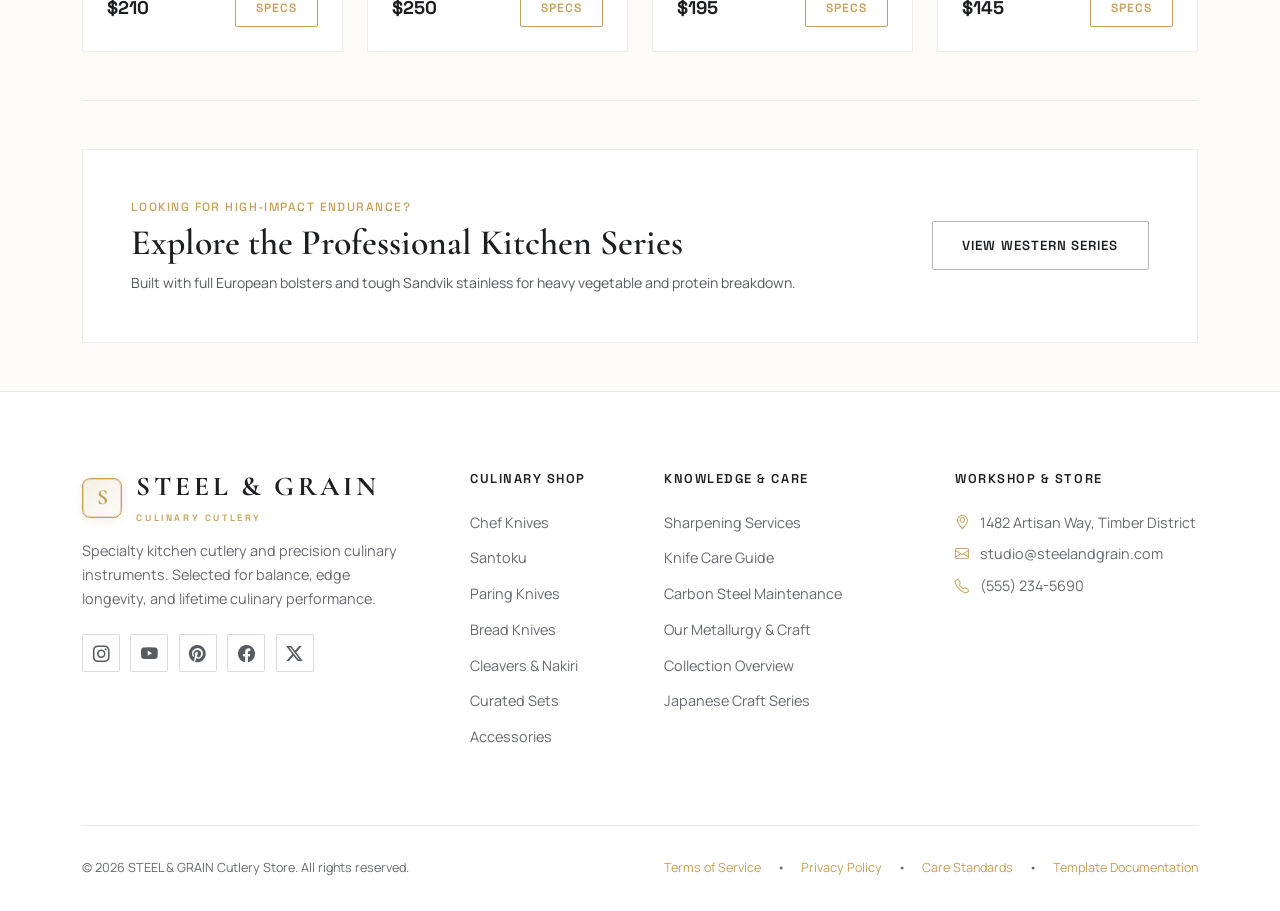
<file: collection-details.html>
<!DOCTYPE html>
<html lang="en" data-theme="light">
<head>
  <meta charset="UTF-8">
  <meta name="viewport" content="width=device-width, initial-scale=1.0">
  <title>Japanese Craft Series - STEEL & GRAIN</title>
  <meta name="description" content="In-depth profile of the Japanese Craft Series: SG2 powder steel, octagonal wa-handles, and water-stone honed acute cutting bevels.">
  <meta name="keywords" content="japanese kitchen knives, sg2 santoku, nakiri cleaver, wa handle kitchen knife">

  <!-- Open Graph Metadata -->
  <meta property="og:title" content="Japanese Craft Series - STEEL & GRAIN">
  <meta property="og:description" content="Micro-powder SG2 cores, 15&deg; water-stone bevels, and traditional octagonal handles.">
  <meta property="og:image" content="assets/images/santoku/atelier-santoku-180.jpg">
  <meta property="og:type" content="website">

  <!-- Favicon -->
  <link rel="icon" type="image/svg+xml" href="assets/images/favicon.svg">
  <link rel="icon" type="image/png" sizes="32x32" href="assets/images/favicon-32x32.png">
  <link rel="apple-touch-icon" sizes="180x180" href="assets/images/apple-touch-icon.png">

  <!-- Stylesheets -->
  <link rel="stylesheet" href="assets/css/bootstrap.min.css">
  <link rel="stylesheet" href="assets/css/style.css">
</head>
<body>

  <!-- ==========================================================================
       HEADER & MANDATORY NAVBAR
       ========================================================================== -->
  <header class="site-header" id="siteHeader">
    <div class="navbar-container">
      <a href="index.html" class="brand-logo" aria-label="STEEL & GRAIN Home">
        <div class="brand-symbol">S</div>
        <div class="brand-text">
          <span class="brand-title">STEEL & GRAIN</span>
          <span class="brand-sub">CULINARY CUTLERY</span>
        </div>
      </a>

      <nav class="d-none d-xl-block" aria-label="Main Navigation">
        <ul class="desktop-nav">
          <li class="nav-item">
            <a href="index.html" class="nav-link-custom" aria-haspopup="true" aria-expanded="false">
              Home <i class="bi bi-chevron-down"></i>
            </a>
            <div class="nav-dropdown">
              <a href="index.html" class="dropdown-link">
                <span>Home 1 &mdash; Brand Showcase</span>
                <span class="dropdown-tag">Default</span>
              </a>
              <a href="home-2.html" class="dropdown-link">
                <span>Home 2 &mdash; Inside the Craft</span>
                <span class="dropdown-tag">Editorial</span>
              </a>
            </div>
          </li>

          <!-- Products -->
          <li class="nav-item"><a href="products.html" class="nav-link-custom">Products</a></li>

          <li class="nav-item"><a href="collections.html" class="nav-link-custom active">Collections</a></li>
          <li class="nav-item"><a href="sharpening.html" class="nav-link-custom">Sharpening</a></li>
          <li class="nav-item"><a href="care-guide.html" class="nav-link-custom">Care Guide</a></li>
          <li class="nav-item"><a href="our-craft.html" class="nav-link-custom">Our Craft</a></li>
          <li class="nav-item"><a href="contact.html" class="nav-link-custom">Contact</a></li>
        </ul>
      </nav>

      <div class="header-actions">
        <button type="button" class="theme-toggle-btn" id="themeToggle" aria-label="Toggle Dark/Light Mode">
          <i class="bi bi-moon-stars"></i>
        </button>
        <button type="button" class="rtl-toggle-btn" id="rtlToggle" aria-label="Toggle RTL/LTR Direction">RTL</button>

        <a href="products.html" class="btn btn-brass d-none d-sm-inline-flex">
          <span>Shop Now</span>
          <i class="bi bi-arrow-right"></i>
        </a>

        <button type="button" class="mobile-nav-toggle" id="mobileNavToggle" aria-label="Toggle Mobile Navigation" aria-expanded="false">
          <i class="bi bi-list"></i>
        </button>
      </div>
    </div>
  </header>

  <!-- Mobile Navigation Drawer -->
  <div class="mobile-nav-drawer" id="mobileNavDrawer">
    <div class="mobile-nav-content-wrap">
      <div class="mobile-nav-body">
        <ul class="mobile-nav-list">
          <!-- Home -->
          <li class="mobile-nav-item">
            <a href="#" class="mobile-nav-link mobile-dropdown-toggle">
              <span>Home</span>
              <i class="bi bi-chevron-down"></i>
            </a>
            <ul class="mobile-subnav">
              <li>
                <a href="index.html" class="mobile-subnav-link">
                  <span>Home 1 &mdash; Brand Showcase</span>
                  <span class="dropdown-tag">Default</span>
                </a>
              </li>
              <li>
                <a href="home-2.html" class="mobile-subnav-link">
                  <span>Home 2 &mdash; Inside the Craft</span>
                  <span class="dropdown-tag">Editorial</span>
                </a>
              </li>
            </ul>
          </li>

          <!-- Products -->
          <li class="mobile-nav-item"><a href="products.html" class="mobile-nav-link">Products</a></li>

          <li class="mobile-nav-item"><a href="collections.html" class="mobile-nav-link">Collections</a></li>
          <li class="mobile-nav-item"><a href="sharpening.html" class="mobile-nav-link">Sharpening</a></li>
          <li class="mobile-nav-item"><a href="care-guide.html" class="mobile-nav-link">Care Guide</a></li>
          <li class="mobile-nav-item"><a href="our-craft.html" class="mobile-nav-link">Our Craft</a></li>
          <li class="mobile-nav-item"><a href="contact.html" class="mobile-nav-link">Contact</a></li>
        </ul>
      </div>

      <!-- Navbar Actions inside Menu Drawer (Exact same as Navbar, not extra) -->
      <div class="mobile-drawer-footer pt-4 border-top border-subtle d-flex align-items-center gap-2">
        <button type="button" class="theme-toggle-btn" aria-label="Toggle Dark/Light Mode">
          <i class="bi bi-moon-stars"></i>
        </button>
        <button type="button" class="rtl-toggle-btn" aria-label="Toggle RTL/LTR Direction">RTL</button>
        <a href="products.html" class="btn btn-brass flex-grow-1">
          <span>Shop Now</span>
          <i class="bi bi-arrow-right"></i>
        </a>
      </div>
    </div>
  </div>

  <!-- ==========================================================================
       COLLECTION HERO
       ========================================================================== -->
  <section class="py-5 bg-card-custom border-bottom border-subtle">
    <div class="container py-lg-4">

      <div class="row g-5 align-items-center">
        <div class="col-lg-6">
          <span class="badge-mono text-brass mb-2 d-block">SERIES PHILOSOPHY</span>
          <h1 class="font-display display-4 mb-3">Japanese Craft Series</h1>
          <p class="lead text-secondary mb-4">
            The Geometry of Pure Slicing. Designed around the classical Sakai tradition of forward kinetic balance, ultra-thin spine tapers, and surgical push-cutting precision.
          </p>
          <div class="d-flex flex-wrap gap-4 pt-3 border-top border-subtle font-mono small">
            <div>
              <span class="text-muted d-block">STEEL ALLOY</span>
              <span class="fw-bold text-primary">SG2 Micro-Powder / VG10</span>
            </div>
            <div>
              <span class="text-muted d-block">HARDNESS</span>
              <span class="fw-bold text-primary">61.5 &ndash; 62.5 HRC</span>
            </div>
            <div>
              <span class="text-muted d-block">BEVEL ANGLE</span>
              <span class="fw-bold text-primary">15&deg; Symmetrical</span>
            </div>
            <div>
              <span class="text-muted d-block">HANDLE STYLE</span>
              <span class="fw-bold text-primary">Octagonal Wa-Handle</span>
            </div>
          </div>
        </div>

        <div class="col-lg-6">
          <div class="rounded border border-subtle overflow-hidden shadow-lg">
            <img src="assets/images/santoku/atelier-santoku-180.jpg" alt="Japanese Craft Series knife profile" class="w-100" style="height: 420px; object-fit: cover;">
          </div>
        </div>
      </div>
    </div>
  </section>

  <!-- ==========================================================================
       SERIES ARCHITECTURE & MATERIAL DEEP DIVE
       ========================================================================== -->
  <main class="py-5">
    <div class="container">
      <div class="row g-5">
        <div class="col-lg-4">
          <div class="p-4 bg-subtle border border-subtle h-100">
            <div class="fs-3 text-brass mb-3"><i class="bi bi-layers"></i></div>
            <h3 class="font-display h4">SG2 Micro-Powder Steel</h3>
            <p class="small text-secondary mb-0">
              Unlike conventionally cast steels that contain irregular carbide clusters, SG2 is atomized into microscopic powder grains before hot isostatic pressing. This dense, microscopic crystalline matrix enables an edge that remains keen twice as long as traditional stainless alloys.
            </p>
          </div>
        </div>

        <div class="col-lg-4">
          <div class="p-4 bg-subtle border border-subtle h-100">
            <div class="fs-3 text-brass mb-3"><i class="bi bi-hexagon"></i></div>
            <h3 class="font-display h4">Octagonal Wa Ergonomics</h3>
            <p class="small text-secondary mb-0">
              Carved from natural Teak and stabilized Ebony with subtle eight-faceted geometry. The facets align naturally with the proximal joints of your fingers, providing positive indexing without requiring excessive hand grip pressure.
            </p>
          </div>
        </div>

        <div class="col-lg-4">
          <div class="p-4 bg-subtle border border-subtle h-100">
            <div class="fs-3 text-brass mb-3"><i class="bi bi-bullseye"></i></div>
            <h3 class="font-display h4">Intended Culinary Focus</h3>
            <p class="small text-secondary mb-0">
              Tailored for delicate ingredient preparation: slicing tuna, carpaccio, trimming shallots, julienning carrots, and chiffonading basil. The razor-fine apex glides through cell walls without rupturing moisture, locking natural juices inside the food.
            </p>
          </div>
        </div>
      </div>

      <!-- Curated Product Grid -->
      <div class="mt-5 pt-5 border-top border-subtle">
        <div class="d-flex justify-content-between align-items-end mb-4">
          <div>
            <span class="section-eyebrow">Available Instruments</span>
            <h2 class="font-display h2 mb-0">Blades in the Japanese Craft Series</h2>
          </div>
          <a href="products.html?type=santoku" class="link-arrow">All Japanese Knives <i class="bi bi-arrow-right"></i></a>
        </div>

        <div class="row g-4">
          <!-- 1. Kanso Santoku -->
          <div class="col-md-6 col-lg-3">
            <div class="knife-card">
              <div class="knife-card-media">
                <span class="knife-card-badge">SG2 Core</span>
                <img src="assets/images/santoku/kanso-santoku-165.jpg" alt="Kanso Santoku 165mm">
              </div>
              <div class="knife-card-body">
                <span class="knife-card-type">Santoku &bull; 165mm</span>
                <h3 class="knife-card-title"><a href="product-details.html">Kanso Santoku 165mm</a></h3>
                <div class="knife-card-specs">
                  <span class="spec-pill">SG2 Powder</span>
                  <span class="spec-pill">Teak Wa</span>
                  <span class="spec-pill">62 HRC</span>
                </div>
                <div class="knife-card-footer">
                  <span class="knife-price">$210</span>
                  <a href="product-details.html" class="btn btn-sm-custom btn-outline-brass">Specs</a>
                </div>
              </div>
            </div>
          </div>

          <!-- 2. Atelier Santoku 180 -->
          <div class="col-md-6 col-lg-3">
            <div class="knife-card">
              <div class="knife-card-media">
                <span class="knife-card-badge">Damascus</span>
                <img src="assets/images/santoku/atelier-santoku-180.jpg" alt="Atelier Santoku 180mm">
              </div>
              <div class="knife-card-body">
                <span class="knife-card-type">Santoku &bull; 180mm</span>
                <h3 class="knife-card-title"><a href="product-details.html">Atelier Santoku 180mm</a></h3>
                <div class="knife-card-specs">
                  <span class="spec-pill">33-Layer</span>
                  <span class="spec-pill">Ebony Wa</span>
                  <span class="spec-pill">61 HRC</span>
                </div>
                <div class="knife-card-footer">
                  <span class="knife-price">$250</span>
                  <a href="product-details.html" class="btn btn-sm-custom btn-outline-brass">Specs</a>
                </div>
              </div>
            </div>
          </div>

          <!-- 3. Professional Nakiri -->
          <div class="col-md-6 col-lg-3">
            <div class="knife-card">
              <div class="knife-card-media">
                <span class="knife-card-badge">Vegetable Cleaver</span>
                <img src="assets/images/cleavers/vegetable-cleaver.jpg" alt="Professional Nakiri 165mm">
              </div>
              <div class="knife-card-body">
                <span class="knife-card-type">Nakiri &bull; 165mm</span>
                <h3 class="knife-card-title"><a href="product-details.html">Professional Nakiri</a></h3>
                <div class="knife-card-specs">
                  <span class="spec-pill">VG10 Core</span>
                  <span class="spec-pill">Ebony & Brass</span>
                  <span class="spec-pill">61 HRC</span>
                </div>
                <div class="knife-card-footer">
                  <span class="knife-price">$195</span>
                  <a href="product-details.html" class="btn btn-sm-custom btn-outline-brass">Specs</a>
                </div>
              </div>
            </div>
          </div>

          <!-- 4. Atelier Petty -->
          <div class="col-md-6 col-lg-3">
            <div class="knife-card">
              <div class="knife-card-media">
                <span class="knife-card-badge">Fine Prep</span>
                <img src="assets/images/paring/petty-paring-35.jpg" alt="Atelier Petty Knife 3.5 inch">
              </div>
              <div class="knife-card-body">
                <span class="knife-card-type">Petty &bull; 3.5-Inch</span>
                <h3 class="knife-card-title"><a href="product-details.html">Atelier Petty Knife</a></h3>
                <div class="knife-card-specs">
                  <span class="spec-pill">AUS-10 Core</span>
                  <span class="spec-pill">Pakkawood</span>
                  <span class="spec-pill">75g</span>
                </div>
                <div class="knife-card-footer">
                  <span class="knife-price">$145</span>
                  <a href="product-details.html" class="btn btn-sm-custom btn-outline-brass">Specs</a>
                </div>
              </div>
            </div>
          </div>
        </div>
      </div>

      <!-- Related Series Callout -->
      <div class="mt-5 pt-5 border-top border-subtle">
        <div class="p-4 p-md-5 bg-card-custom border border-subtle d-flex flex-column flex-md-row justify-content-between align-items-md-center gap-4">
          <div>
            <span class="tech-label text-brass d-block mb-1">LOOKING FOR HIGH-IMPACT ENDURANCE?</span>
            <h3 class="font-display h3 mb-2">Explore the Professional Kitchen Series</h3>
            <p class="text-secondary small mb-0">Built with full European bolsters and tough Sandvik stainless for heavy vegetable and protein breakdown.</p>
          </div>
          <a href="collections.html" class="btn btn-outline-custom text-nowrap">View Western Series</a>
        </div>
      </div>
    </div>
  </main>

  <!-- ==========================================================================
       FOOTER
       ========================================================================== -->
  <footer class="site-footer">
    <div class="container">
      <div class="row g-5">
        <!-- Col 1: Brand -->
        <div class="col-12 col-lg-4">
          <div class="brand-logo mb-3">
            <div class="brand-symbol">S</div>
            <div class="brand-text">
              <span class="brand-title text-white">STEEL & GRAIN</span>
              <span class="brand-sub">CULINARY CUTLERY</span>
            </div>
          </div>
          <p class="text-muted pe-lg-4">
            Specialty kitchen cutlery and precision culinary instruments. Selected for balance, edge longevity, and lifetime culinary performance.
          </p>
          <div class="footer-socials">
            <a href="https://instagram.com" class="footer-social-link" aria-label="Instagram" target="_blank" rel="noopener noreferrer"><i class="bi bi-instagram"></i></a>
            <a href="https://youtube.com" class="footer-social-link" aria-label="YouTube" target="_blank" rel="noopener noreferrer"><i class="bi bi-youtube"></i></a>
            <a href="https://pinterest.com" class="footer-social-link" aria-label="Pinterest" target="_blank" rel="noopener noreferrer"><i class="bi bi-pinterest"></i></a>
            <a href="https://facebook.com" class="footer-social-link" aria-label="Facebook" target="_blank" rel="noopener noreferrer"><i class="bi bi-facebook"></i></a>
            <a href="https://twitter.com" class="footer-social-link" aria-label="X (Twitter)" target="_blank" rel="noopener noreferrer"><i class="bi bi-twitter-x"></i></a>
          </div>
        </div>

        <!-- Col 2: Shop -->
        <div class="col-12 col-md-3 col-lg-2">
          <h4 class="footer-heading">Culinary Shop</h4>
          <ul class="footer-nav">
            <li><a href="products.html?type=chef">Chef Knives</a></li>
            <li><a href="products.html?type=santoku">Santoku</a></li>
            <li><a href="products.html?type=paring">Paring Knives</a></li>
            <li><a href="products.html?type=bread">Bread Knives</a></li>
            <li><a href="products.html?type=cleaver">Cleavers & Nakiri</a></li>
            <li><a href="products.html?type=sets">Curated Sets</a></li>
            <li><a href="products.html?type=accessories">Accessories</a></li>
          </ul>
        </div>

        <!-- Col 3: Expertise -->
        <div class="col-12 col-md-3 col-lg-3">
          <h4 class="footer-heading">Knowledge & Care</h4>
          <ul class="footer-nav">
            <li><a href="sharpening.html">Sharpening Services</a></li>
            <li><a href="care-guide.html">Knife Care Guide</a></li>
            <li><a href="care-details.html">Carbon Steel Maintenance</a></li>
            <li><a href="our-craft.html">Our Metallurgy & Craft</a></li>
            <li><a href="collections.html">Collection Overview</a></li>
            <li><a href="collection-details.html">Japanese Craft Series</a></li>
          </ul>
        </div>

        <!-- Col 4: Contact & Workshop -->
        <div class="col-12 col-md-6 col-lg-3">
          <h4 class="footer-heading">Workshop & Store</h4>
          <p class="mb-2 text-muted"><i class="bi bi-geo-alt me-2 text-brass"></i> 1482 Artisan Way, Timber District</p>
          <p class="mb-2 text-muted"><i class="bi bi-envelope me-2 text-brass"></i> studio@steelandgrain.com</p>
          <p class="mb-3 text-muted"><i class="bi bi-telephone me-2 text-brass"></i> (555) 234-5690</p>
        </div>
      </div>

      <div class="footer-bottom">
        <div class="small text-muted">
          &copy; 2026 STEEL & GRAIN Cutlery Store. All rights reserved.
        </div>
        <div class="d-flex gap-3 small text-muted">
          <a href="contact.html">Terms of Service</a>
          <span>&bull;</span>
          <a href="contact.html">Privacy Policy</a>
          <span>&bull;</span>
          <a href="care-guide.html">Care Standards</a>
          <span>&bull;</span>
          <a href="documentation/index.html">Template Documentation</a>
        </div>
      </div>
    </div>
  </footer>

  <!-- Back to Top Button -->
  <button type="button" class="back-to-top" aria-label="Back to Top">
    <i class="bi bi-arrow-up"></i>
  </button>

  <!-- Scripts -->
  <script src="assets/js/bootstrap.bundle.min.js"></script>
  <script src="assets/js/gsap.min.js"></script>
  <script src="assets/js/ScrollTrigger.min.js"></script>
  <script src="assets/js/main.js"></script>
</body>
</html>
</file>
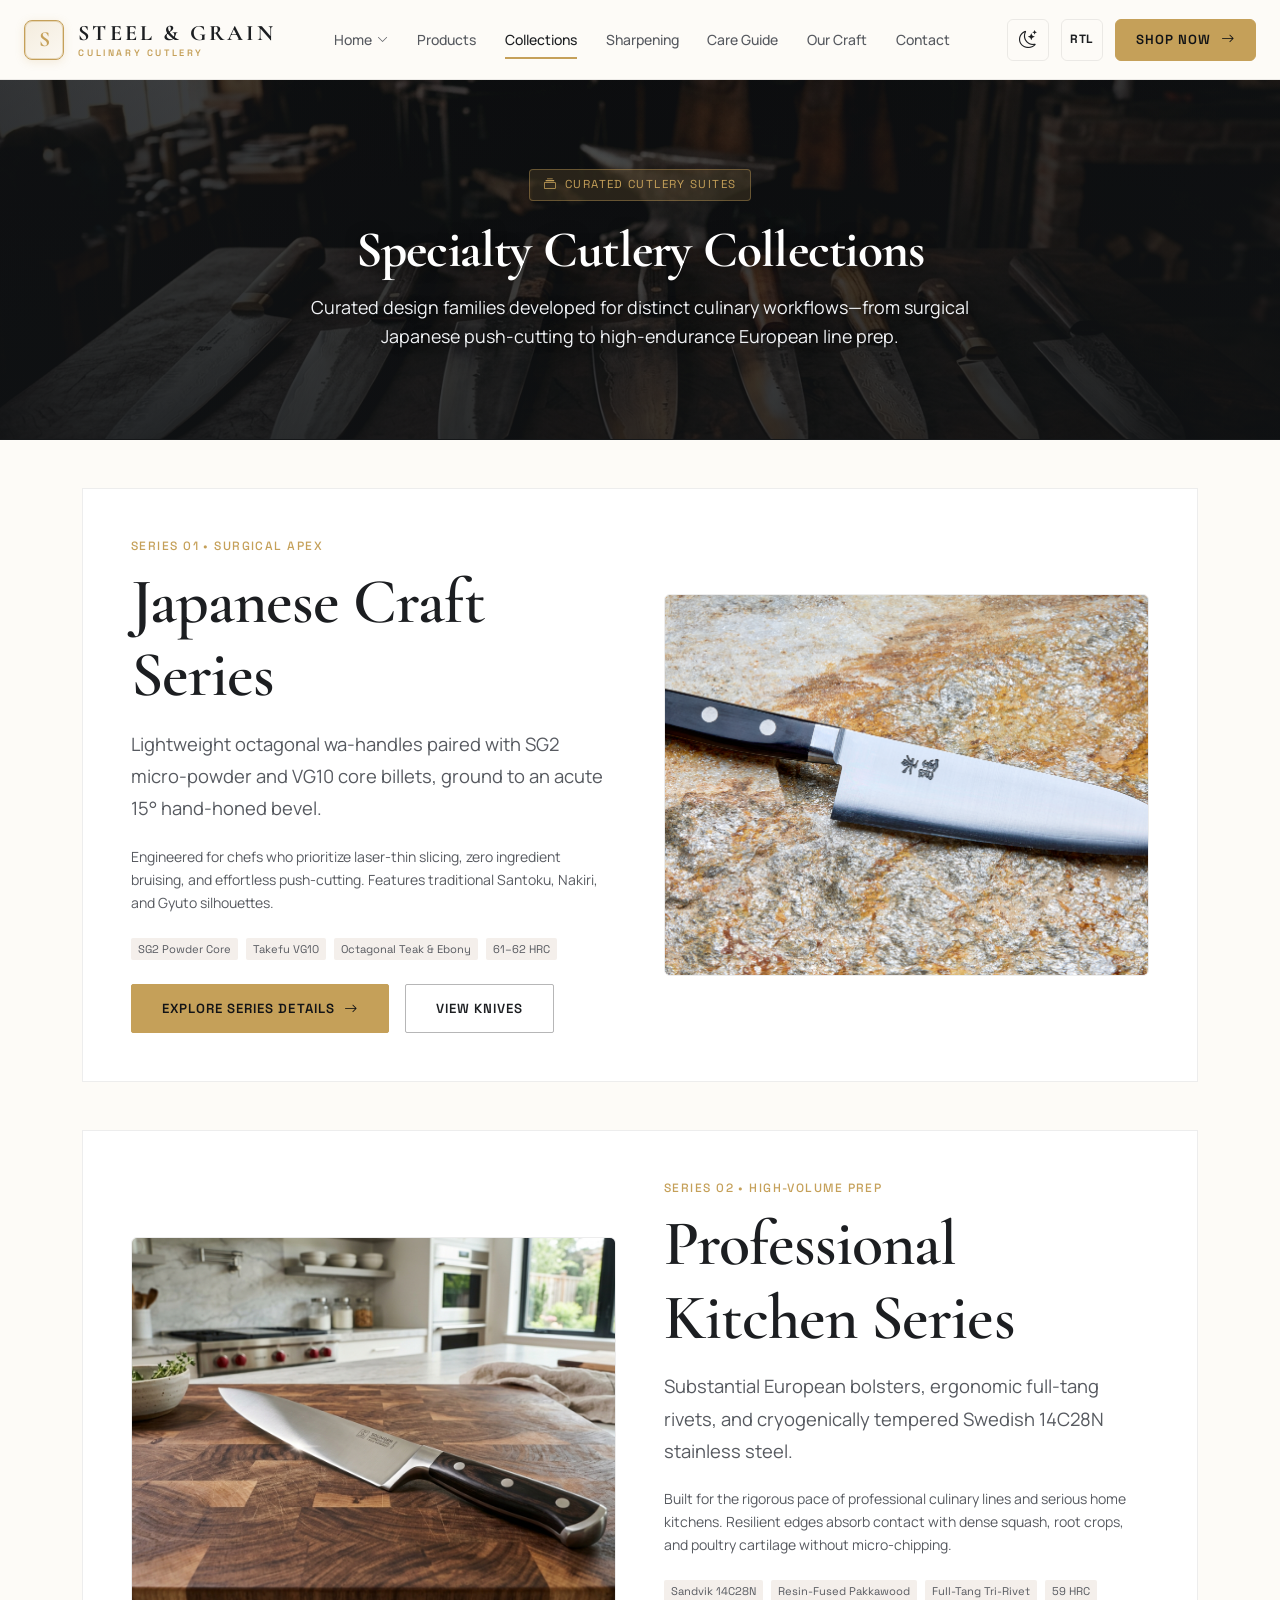
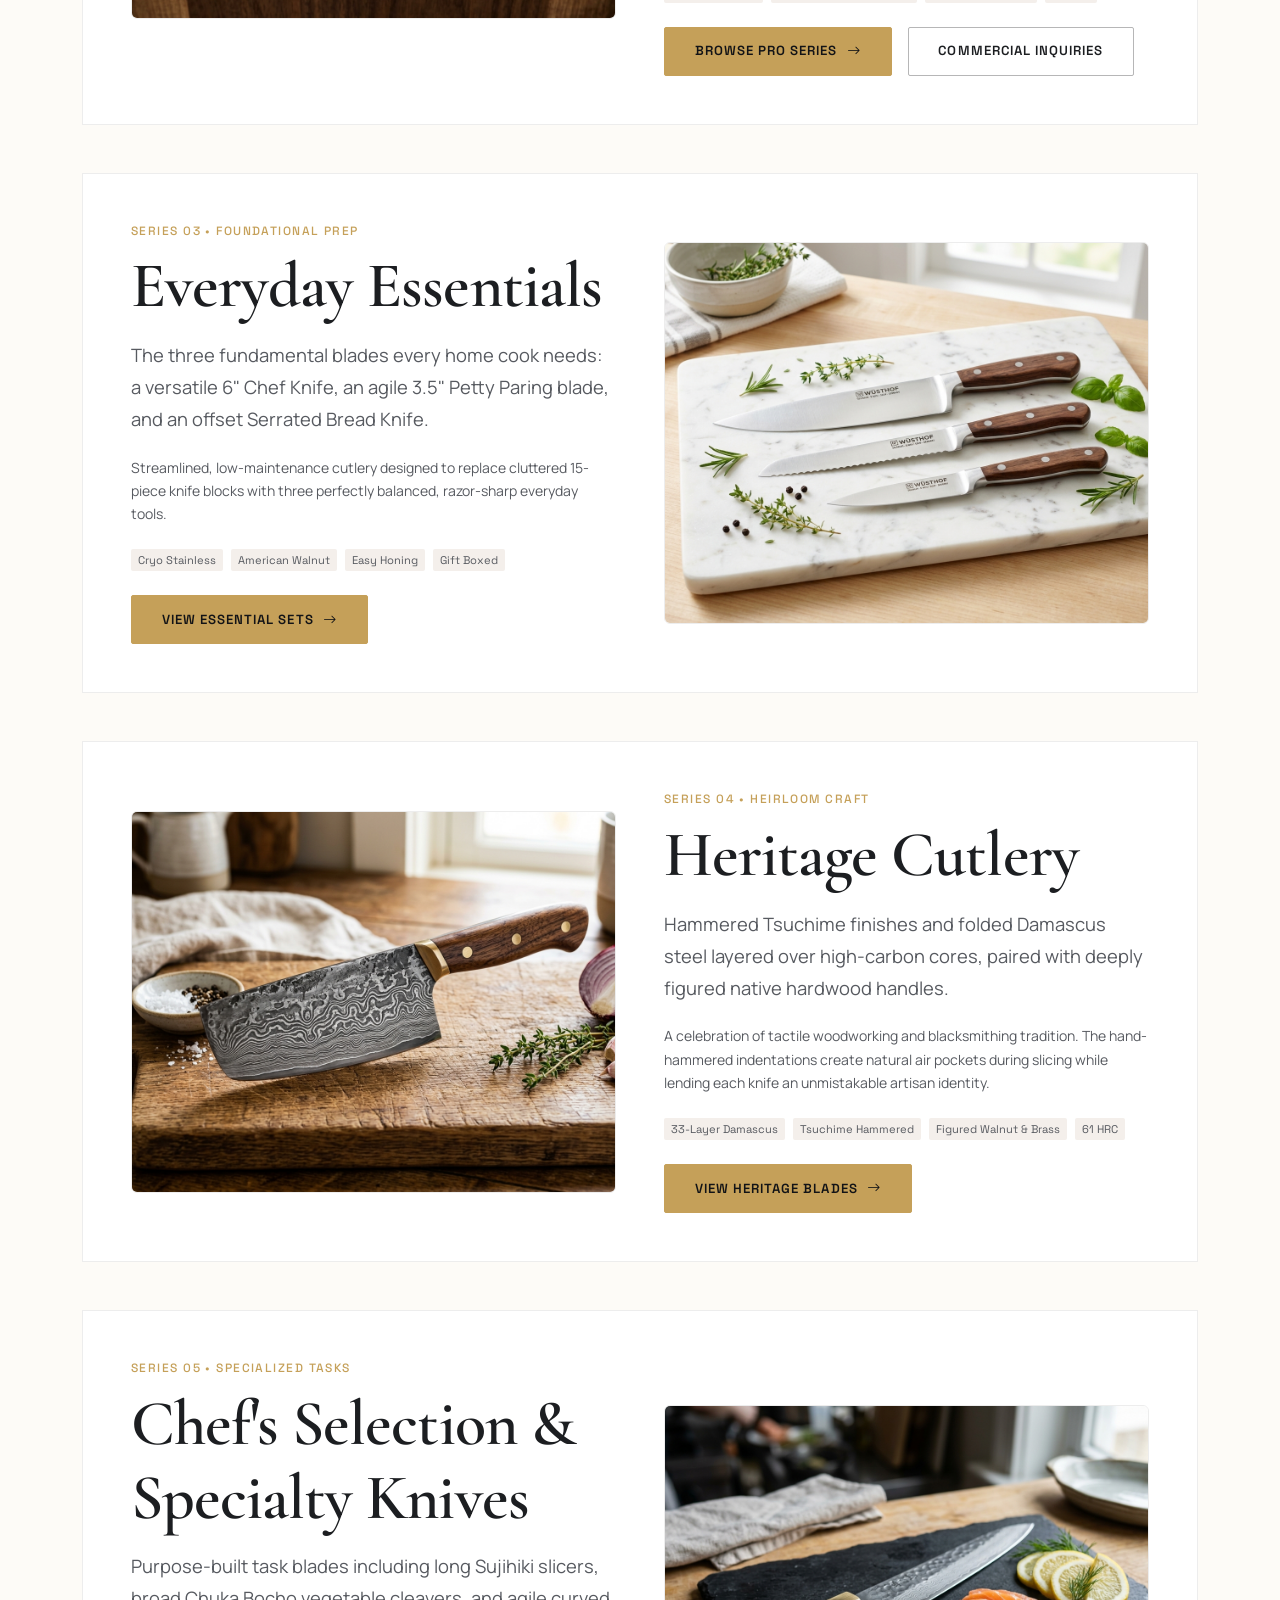
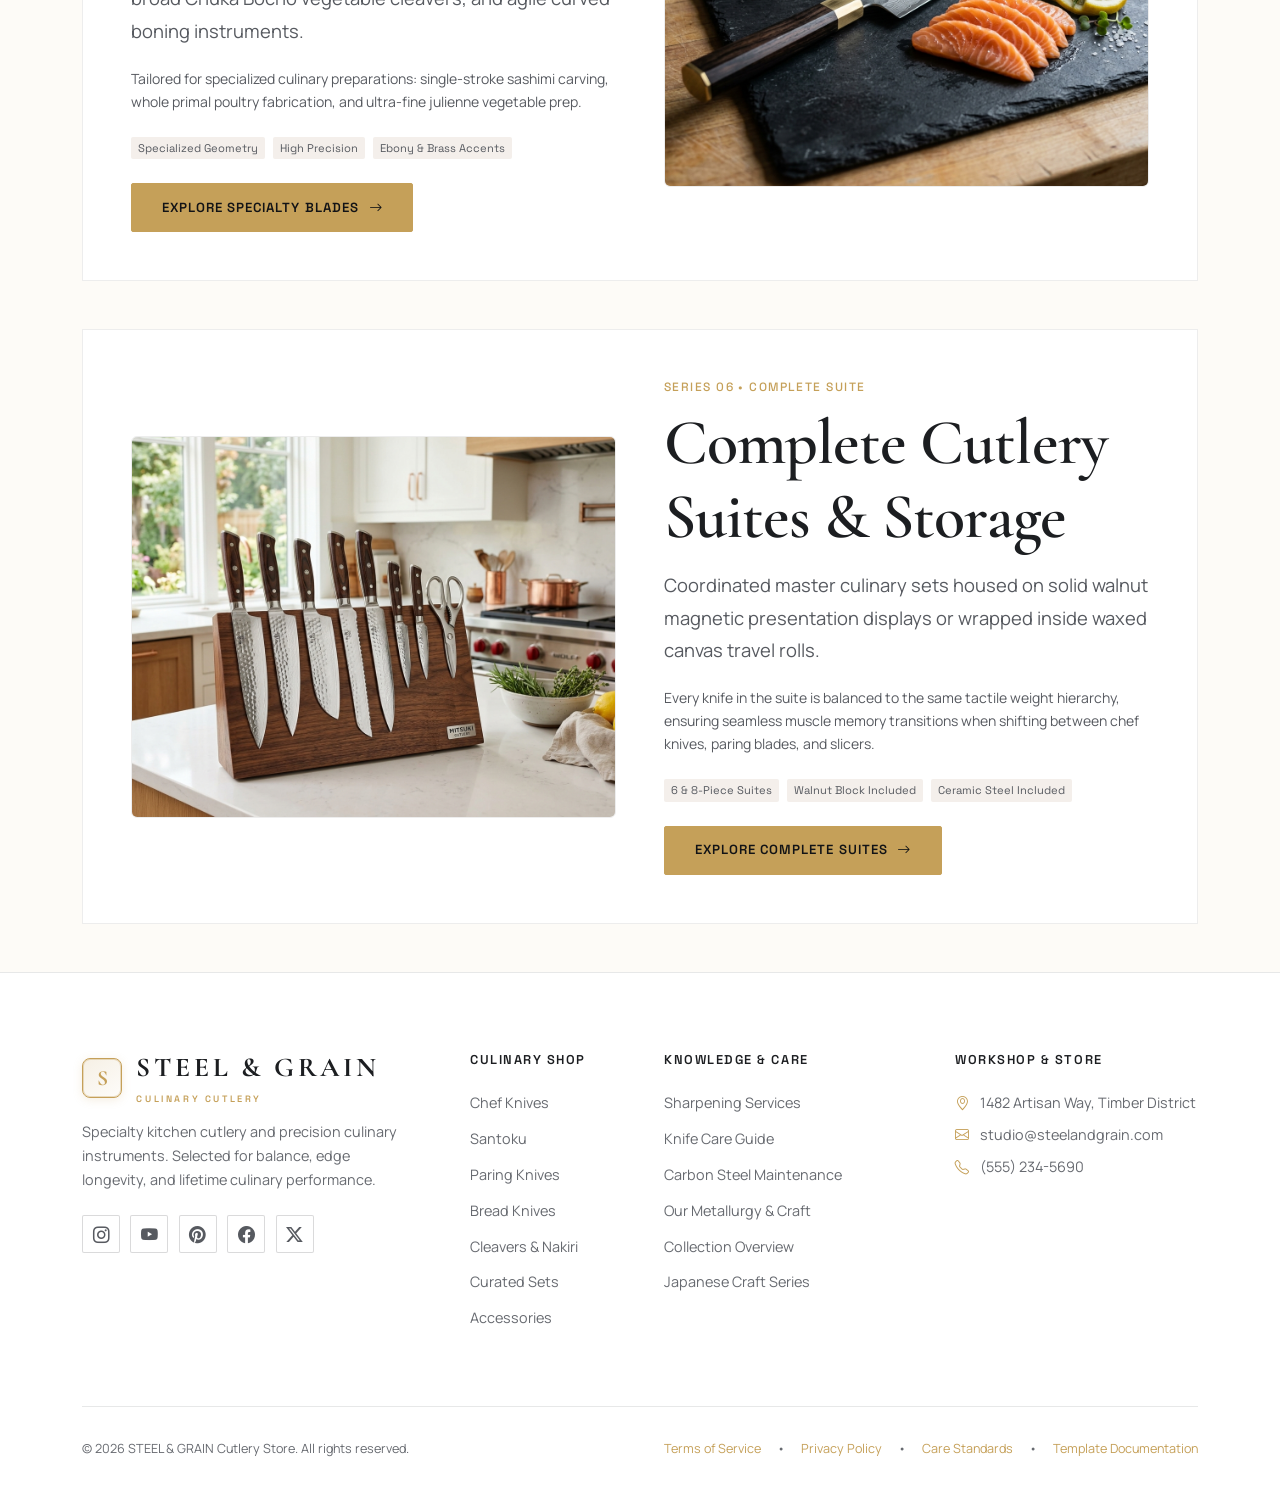
<file: collections.html>
<!DOCTYPE html>
<html lang="en" data-theme="light">
<head>
  <meta charset="UTF-8">
  <meta name="viewport" content="width=device-width, initial-scale=1.0">
  <title>Specialty Culinary Collections - STEEL & GRAIN</title>
  <meta name="description" content="Explore our specialized culinary cutlery lines: Japanese Craft, Professional Kitchen, Everyday Essentials, Heritage Forge, Chef's Selection, and Complete Sets.">
  <meta name="keywords" content="kitchen knife collections, japanese knife series, chef cutlery sets, heritage knives">

  <!-- Open Graph Metadata -->
  <meta property="og:title" content="STEEL & GRAIN - Specialty Culinary Collections">
  <meta property="og:description" content="Precision cutlery collections crafted for distinct cooking styles, cutting techniques, and kitchen environments.">
  <meta property="og:image" content="assets/images/santoku/atelier-santoku-180.jpg">
  <meta property="og:type" content="website">

  <!-- Favicon -->
  <link rel="icon" type="image/svg+xml" href="assets/images/favicon.svg">
  <link rel="icon" type="image/png" sizes="32x32" href="assets/images/favicon-32x32.png">
  <link rel="apple-touch-icon" sizes="180x180" href="assets/images/apple-touch-icon.png">

  <!-- Stylesheets -->
  <link rel="stylesheet" href="assets/css/bootstrap.min.css">
  <link rel="stylesheet" href="assets/css/style.css">
</head>
<body>

  <!-- ==========================================================================
       HEADER & MANDATORY NAVBAR
       ========================================================================== -->
  <header class="site-header" id="siteHeader">
    <div class="navbar-container">
      <a href="index.html" class="brand-logo" aria-label="STEEL & GRAIN Home">
        <div class="brand-symbol">S</div>
        <div class="brand-text">
          <span class="brand-title">STEEL & GRAIN</span>
          <span class="brand-sub">CULINARY CUTLERY</span>
        </div>
      </a>

      <!-- Desktop Navigation (Switches to Hamburger at 1024px) -->
      <nav class="d-none d-xl-block" aria-label="Main Navigation">
        <ul class="desktop-nav">
          <li class="nav-item">
            <a href="index.html" class="nav-link-custom" aria-haspopup="true" aria-expanded="false">
              Home <i class="bi bi-chevron-down"></i>
            </a>
            <div class="nav-dropdown">
              <a href="index.html" class="dropdown-link">
                <span>Home 1 &mdash; Brand Showcase</span>
                <span class="dropdown-tag">Default</span>
              </a>
              <a href="home-2.html" class="dropdown-link">
                <span>Home 2 &mdash; Inside the Craft</span>
                <span class="dropdown-tag">Editorial</span>
              </a>
            </div>
          </li>

          <!-- Products -->
          <li class="nav-item">
            <a href="products.html" class="nav-link-custom">Products</a>
          </li>

          <li class="nav-item"><a href="collections.html" class="nav-link-custom active">Collections</a></li>
          <li class="nav-item"><a href="sharpening.html" class="nav-link-custom">Sharpening</a></li>
          <li class="nav-item"><a href="care-guide.html" class="nav-link-custom">Care Guide</a></li>
          <li class="nav-item"><a href="our-craft.html" class="nav-link-custom">Our Craft</a></li>
          <li class="nav-item"><a href="contact.html" class="nav-link-custom">Contact</a></li>
        </ul>
      </nav>

      <!-- Actions: Theme Toggle, RTL & Primary CTA -->
      <div class="header-actions">
        <button type="button" class="theme-toggle-btn" id="themeToggle" aria-label="Toggle Dark/Light Mode">
          <i class="bi bi-moon-stars"></i>
        </button>
        <button type="button" class="rtl-toggle-btn" id="rtlToggle" aria-label="Toggle RTL/LTR Direction">RTL</button>

        <a href="products.html" class="btn btn-brass d-none d-sm-inline-flex">
          <span>Shop Now</span>
          <i class="bi bi-arrow-right"></i>
        </a>

        <button type="button" class="mobile-nav-toggle" id="mobileNavToggle" aria-label="Toggle Mobile Navigation" aria-expanded="false">
          <i class="bi bi-list"></i>
        </button>
      </div>
    </div>
  </header>

  <!-- Mobile Navigation Drawer -->
  <div class="mobile-nav-drawer" id="mobileNavDrawer">
    <div class="mobile-nav-content-wrap">
      <div class="mobile-nav-body">
        <ul class="mobile-nav-list">
          <!-- Home -->
          <li class="mobile-nav-item">
            <a href="#" class="mobile-nav-link mobile-dropdown-toggle">
              <span>Home</span>
              <i class="bi bi-chevron-down"></i>
            </a>
            <ul class="mobile-subnav">
              <li>
                <a href="index.html" class="mobile-subnav-link">
                  <span>Home 1 &mdash; Brand Showcase</span>
                  <span class="dropdown-tag">Default</span>
                </a>
              </li>
              <li>
                <a href="home-2.html" class="mobile-subnav-link">
                  <span>Home 2 &mdash; Inside the Craft</span>
                  <span class="dropdown-tag">Editorial</span>
                </a>
              </li>
            </ul>
          </li>

          <!-- Products -->
          <li class="mobile-nav-item">
            <a href="products.html" class="mobile-nav-link">Products</a>
          </li>

          <li class="mobile-nav-item"><a href="collections.html" class="mobile-nav-link">Collections</a></li>
          <li class="mobile-nav-item"><a href="sharpening.html" class="mobile-nav-link">Sharpening</a></li>
          <li class="mobile-nav-item"><a href="care-guide.html" class="mobile-nav-link">Care Guide</a></li>
          <li class="mobile-nav-item"><a href="our-craft.html" class="mobile-nav-link">Our Craft</a></li>
          <li class="mobile-nav-item"><a href="contact.html" class="mobile-nav-link">Contact</a></li>
        </ul>
      </div>

      <!-- Navbar Actions inside Menu Drawer (Exact same as Navbar, not extra) -->
      <div class="mobile-drawer-footer pt-4 border-top border-subtle d-flex align-items-center gap-2">
        <button type="button" class="theme-toggle-btn" aria-label="Toggle Dark/Light Mode">
          <i class="bi bi-moon-stars"></i>
        </button>
        <button type="button" class="rtl-toggle-btn" aria-label="Toggle RTL/LTR Direction">RTL</button>
        <a href="products.html" class="btn btn-brass flex-grow-1">
          <span>Shop Now</span>
          <i class="bi bi-arrow-right"></i>
        </a>
      </div>
    </div>
  </div>

  <!-- ==========================================================================
       STANDARDIZED PAGE HERO WITH RELEVANT CUTLERY BACKGROUND
       ========================================================================== -->
  <section class="page-hero">
    <img src="assets/images/hero/collections-hero.jpg" alt="Culinary Collections Showcase" class="page-hero-bg">
    <div class="page-hero-overlay"></div>
    <div class="page-hero-content">
      <span class="page-hero-badge"><i class="bi bi-collection"></i> Curated Cutlery Suites</span>
      <h1 class="font-display">Specialty Cutlery Collections</h1>
      <p class="lead">
        Curated design families developed for distinct culinary workflows&mdash;from surgical Japanese push-cutting to high-endurance European line prep.
      </p>
    </div>
  </section>

  <!-- ==========================================================================
       EDITORIAL COLLECTION SHOWCASES (6 FULL SUITES)
       ========================================================================== -->
  <main class="py-5">
    <div class="container">
      <div class="d-flex flex-column gap-5">

        <!-- 1. Japanese-Inspired (Primary Feature) -->
        <article class="p-4 p-lg-5 bg-card-custom border border-subtle">
          <div class="row g-5 align-items-center">
            <div class="col-lg-6">
              <span class="badge-mono text-brass mb-2 d-block">SERIES 01 &bull; SURGICAL APEX</span>
              <h2 class="font-display h1 mb-3">Japanese Craft Series</h2>
              <p class="text-secondary lead">
                Lightweight octagonal wa-handles paired with SG2 micro-powder and VG10 core billets, ground to an acute 15&deg; hand-honed bevel.
              </p>
              <p class="text-secondary small">
                Engineered for chefs who prioritize laser-thin slicing, zero ingredient bruising, and effortless push-cutting. Features traditional Santoku, Nakiri, and Gyuto silhouettes.
              </p>
              <div class="d-flex flex-wrap gap-2 my-4">
                <span class="spec-pill">SG2 Powder Core</span>
                <span class="spec-pill">Takefu VG10</span>
                <span class="spec-pill">Octagonal Teak & Ebony</span>
                <span class="spec-pill">61&ndash;62 HRC</span>
              </div>
              <div class="d-flex flex-column flex-sm-row gap-3">
                <a href="collection-details.html" class="btn btn-brass">
                  <span>Explore Series Details</span>
                  <i class="bi bi-arrow-right"></i>
                </a>
                <a href="products.html?type=santoku" class="btn btn-outline-custom">View Knives</a>
              </div>
            </div>
            <div class="col-lg-6">
              <div class="position-relative overflow-hidden rounded border border-subtle">
                <img src="assets/images/santoku/atelier-santoku-180.jpg" alt="Japanese Craft Series knife" class="w-100" style="height: 380px; object-fit: cover;">
              </div>
            </div>
          </div>
        </article>

        <!-- 2. Professional Kitchen Series -->
        <article class="p-4 p-lg-5 bg-card-custom border border-subtle">
          <div class="row g-5 align-items-center">
            <div class="col-lg-6 order-lg-2">
              <span class="badge-mono text-brass mb-2 d-block">SERIES 02 &bull; HIGH-VOLUME PREP</span>
              <h2 class="font-display h1 mb-3">Professional Kitchen Series</h2>
              <p class="text-secondary lead">
                Substantial European bolsters, ergonomic full-tang rivets, and cryogenically tempered Swedish 14C28N stainless steel.
              </p>
              <p class="text-secondary small">
                Built for the rigorous pace of professional culinary lines and serious home kitchens. Resilient edges absorb contact with dense squash, root crops, and poultry cartilage without micro-chipping.
              </p>
              <div class="d-flex flex-wrap gap-2 my-4">
                <span class="spec-pill">Sandvik 14C28N</span>
                <span class="spec-pill">Resin-Fused Pakkawood</span>
                <span class="spec-pill">Full-Tang Tri-Rivet</span>
                <span class="spec-pill">59 HRC</span>
              </div>
              <div class="d-flex flex-column flex-sm-row gap-3">
                <a href="products.html?type=chef" class="btn btn-brass">
                  <span>Browse Pro Series</span>
                  <i class="bi bi-arrow-right"></i>
                </a>
                <a href="contact.html" class="btn btn-outline-custom">Commercial Inquiries</a>
              </div>
            </div>
            <div class="col-lg-6 order-lg-1">
              <div class="position-relative overflow-hidden rounded border border-subtle">
                <img src="assets/images/chef-knives/pro-10-chef.jpg" alt="Professional Kitchen Series knife" class="w-100" style="height: 380px; object-fit: cover;">
              </div>
            </div>
          </div>
        </article>

        <!-- 3. Everyday Essentials -->
        <article class="p-4 p-lg-5 bg-card-custom border border-subtle">
          <div class="row g-5 align-items-center">
            <div class="col-lg-6">
              <span class="badge-mono text-brass mb-2 d-block">SERIES 03 &bull; FOUNDATIONAL PREP</span>
              <h2 class="font-display h1 mb-3">Everyday Essentials</h2>
              <p class="text-secondary lead">
                The three fundamental blades every home cook needs: a versatile 6" Chef Knife, an agile 3.5" Petty Paring blade, and an offset Serrated Bread Knife.
              </p>
              <p class="text-secondary small">
                Streamlined, low-maintenance cutlery designed to replace cluttered 15-piece knife blocks with three perfectly balanced, razor-sharp everyday tools.
              </p>
              <div class="d-flex flex-wrap gap-2 my-4">
                <span class="spec-pill">Cryo Stainless</span>
                <span class="spec-pill">American Walnut</span>
                <span class="spec-pill">Easy Honing</span>
                <span class="spec-pill">Gift Boxed</span>
              </div>
              <div class="d-flex flex-column flex-sm-row gap-3">
                <a href="products.html?type=sets" class="btn btn-brass">
                  <span>View Essential Sets</span>
                  <i class="bi bi-arrow-right"></i>
                </a>
              </div>
            </div>
            <div class="col-lg-6">
              <div class="position-relative overflow-hidden rounded border border-subtle">
                <img src="assets/images/knife-sets/essential-set-3pc.jpg" alt="Everyday Essentials Knife Set" class="w-100" style="height: 380px; object-fit: cover;">
              </div>
            </div>
          </div>
        </article>

        <!-- 4. Heritage Cutlery -->
        <article class="p-4 p-lg-5 bg-card-custom border border-subtle">
          <div class="row g-5 align-items-center">
            <div class="col-lg-6 order-lg-2">
              <span class="badge-mono text-brass mb-2 d-block">SERIES 04 &bull; HEIRLOOM CRAFT</span>
              <h2 class="font-display h1 mb-3">Heritage Cutlery</h2>
              <p class="text-secondary lead">
                Hammered Tsuchime finishes and folded Damascus steel layered over high-carbon cores, paired with deeply figured native hardwood handles.
              </p>
              <p class="text-secondary small">
                A celebration of tactile woodworking and blacksmithing tradition. The hand-hammered indentations create natural air pockets during slicing while lending each knife an unmistakable artisan identity.
              </p>
              <div class="d-flex flex-wrap gap-2 my-4">
                <span class="spec-pill">33-Layer Damascus</span>
                <span class="spec-pill">Tsuchime Hammered</span>
                <span class="spec-pill">Figured Walnut & Brass</span>
                <span class="spec-pill">61 HRC</span>
              </div>
              <div class="d-flex flex-column flex-sm-row gap-3">
                <a href="products.html?type=cleaver" class="btn btn-brass">
                  <span>View Heritage Blades</span>
                  <i class="bi bi-arrow-right"></i>
                </a>
              </div>
            </div>
            <div class="col-lg-6 order-lg-1">
              <div class="position-relative overflow-hidden rounded border border-subtle">
                <img src="assets/images/cleavers/heritage-cleaver.jpg" alt="Heritage Cutlery Cleaver" class="w-100" style="height: 380px; object-fit: cover;">
              </div>
            </div>
          </div>
        </article>

        <!-- 5. Chef's Selection -->
        <article class="p-4 p-lg-5 bg-card-custom border border-subtle">
          <div class="row g-5 align-items-center">
            <div class="col-lg-6">
              <span class="badge-mono text-brass mb-2 d-block">SERIES 05 &bull; SPECIALIZED TASKS</span>
              <h2 class="font-display h1 mb-3">Chef's Selection & Specialty Knives</h2>
              <p class="text-secondary lead">
                Purpose-built task blades including long Sujihiki slicers, broad Chuka Bocho vegetable cleavers, and agile curved boning instruments.
              </p>
              <p class="text-secondary small">
                Tailored for specialized culinary preparations: single-stroke sashimi carving, whole primal poultry fabrication, and ultra-fine julienne vegetable prep.
              </p>
              <div class="d-flex flex-wrap gap-2 my-4">
                <span class="spec-pill">Specialized Geometry</span>
                <span class="spec-pill">High Precision</span>
                <span class="spec-pill">Ebony & Brass Accents</span>
              </div>
              <div class="d-flex flex-column flex-sm-row gap-3">
                <a href="products.html?type=cleaver" class="btn btn-brass">
                  <span>Explore Specialty Blades</span>
                  <i class="bi bi-arrow-right"></i>
                </a>
              </div>
            </div>
            <div class="col-lg-6">
              <div class="position-relative overflow-hidden rounded border border-subtle">
                <img src="assets/images/cleavers/specialty-slicer.jpg" alt="Specialty Sashimi Slicer Knife" class="w-100" style="height: 380px; object-fit: cover;">
              </div>
            </div>
          </div>
        </article>

        <!-- 6. Complete Sets & Storage -->
        <article class="p-4 p-lg-5 bg-card-custom border border-subtle">
          <div class="row g-5 align-items-center">
            <div class="col-lg-6 order-lg-2">
              <span class="badge-mono text-brass mb-2 d-block">SERIES 06 &bull; COMPLETE SUITE</span>
              <h2 class="font-display h1 mb-3">Complete Cutlery Suites & Storage</h2>
              <p class="text-secondary lead">
                Coordinated master culinary sets housed on solid walnut magnetic presentation displays or wrapped inside waxed canvas travel rolls.
              </p>
              <p class="text-secondary small">
                Every knife in the suite is balanced to the same tactile weight hierarchy, ensuring seamless muscle memory transitions when shifting between chef knives, paring blades, and slicers.
              </p>
              <div class="d-flex flex-wrap gap-2 my-4">
                <span class="spec-pill">6 & 8-Piece Suites</span>
                <span class="spec-pill">Walnut Block Included</span>
                <span class="spec-pill">Ceramic Steel Included</span>
              </div>
              <div class="d-flex flex-column flex-sm-row gap-3">
                <a href="products.html?type=sets" class="btn btn-brass">
                  <span>Explore Complete Suites</span>
                  <i class="bi bi-arrow-right"></i>
                </a>
              </div>
            </div>
            <div class="col-lg-6 order-lg-1">
              <div class="position-relative overflow-hidden rounded border border-subtle">
                <img src="assets/images/knife-sets/complete-kitchen-set.jpg" alt="Complete Master Cutlery Suite" class="w-100" style="height: 380px; object-fit: cover;">
              </div>
            </div>
          </div>
        </article>

      </div>
    </div>
  </main>

  <!-- ==========================================================================
       FOOTER
       ========================================================================== -->
  <footer class="site-footer">
    <div class="container">
      <div class="row g-5">
        <!-- Col 1: Brand -->
        <div class="col-12 col-lg-4">
          <div class="brand-logo mb-3">
            <div class="brand-symbol">S</div>
            <div class="brand-text">
              <span class="brand-title text-white">STEEL & GRAIN</span>
              <span class="brand-sub">CULINARY CUTLERY</span>
            </div>
          </div>
          <p class="text-muted pe-lg-4">
            Specialty kitchen cutlery and precision culinary instruments. Selected for balance, edge longevity, and lifetime culinary performance.
          </p>
          <div class="footer-socials">
            <a href="https://instagram.com" class="footer-social-link" aria-label="Instagram" target="_blank" rel="noopener noreferrer"><i class="bi bi-instagram"></i></a>
            <a href="https://youtube.com" class="footer-social-link" aria-label="YouTube" target="_blank" rel="noopener noreferrer"><i class="bi bi-youtube"></i></a>
            <a href="https://pinterest.com" class="footer-social-link" aria-label="Pinterest" target="_blank" rel="noopener noreferrer"><i class="bi bi-pinterest"></i></a>
            <a href="https://facebook.com" class="footer-social-link" aria-label="Facebook" target="_blank" rel="noopener noreferrer"><i class="bi bi-facebook"></i></a>
            <a href="https://twitter.com" class="footer-social-link" aria-label="X (Twitter)" target="_blank" rel="noopener noreferrer"><i class="bi bi-twitter-x"></i></a>
          </div>
        </div>

        <!-- Col 2: Shop -->
        <div class="col-12 col-md-3 col-lg-2">
          <h4 class="footer-heading">Culinary Shop</h4>
          <ul class="footer-nav">
            <li><a href="products.html?type=chef">Chef Knives</a></li>
            <li><a href="products.html?type=santoku">Santoku</a></li>
            <li><a href="products.html?type=paring">Paring Knives</a></li>
            <li><a href="products.html?type=bread">Bread Knives</a></li>
            <li><a href="products.html?type=cleaver">Cleavers & Nakiri</a></li>
            <li><a href="products.html?type=sets">Curated Sets</a></li>
            <li><a href="products.html?type=accessories">Accessories</a></li>
          </ul>
        </div>

        <!-- Col 3: Expertise -->
        <div class="col-12 col-md-3 col-lg-3">
          <h4 class="footer-heading">Knowledge & Care</h4>
          <ul class="footer-nav">
            <li><a href="sharpening.html">Sharpening Services</a></li>
            <li><a href="care-guide.html">Knife Care Guide</a></li>
            <li><a href="care-details.html">Carbon Steel Maintenance</a></li>
            <li><a href="our-craft.html">Our Metallurgy & Craft</a></li>
            <li><a href="collections.html">Collection Overview</a></li>
            <li><a href="collection-details.html">Japanese Craft Series</a></li>
          </ul>
        </div>

        <!-- Col 4: Contact & Workshop -->
        <div class="col-12 col-md-6 col-lg-3">
          <h4 class="footer-heading">Workshop & Store</h4>
          <p class="mb-2 text-muted"><i class="bi bi-geo-alt me-2 text-brass"></i> 1482 Artisan Way, Timber District</p>
          <p class="mb-2 text-muted"><i class="bi bi-envelope me-2 text-brass"></i> studio@steelandgrain.com</p>
          <p class="mb-3 text-muted"><i class="bi bi-telephone me-2 text-brass"></i> (555) 234-5690</p>
        </div>
      </div>

      <div class="footer-bottom">
        <div class="small text-muted">
          &copy; 2026 STEEL & GRAIN Cutlery Store. All rights reserved.
        </div>
        <div class="d-flex gap-3 small text-muted">
          <a href="contact.html">Terms of Service</a>
          <span>&bull;</span>
          <a href="contact.html">Privacy Policy</a>
          <span>&bull;</span>
          <a href="care-guide.html">Care Standards</a>
          <span>&bull;</span>
          <a href="documentation/index.html">Template Documentation</a>
        </div>
      </div>
    </div>
  </footer>

  <!-- Back to Top Button -->
  <button type="button" class="back-to-top" aria-label="Back to Top">
    <i class="bi bi-arrow-up"></i>
  </button>

  <!-- Scripts -->
  <script src="assets/js/bootstrap.bundle.min.js"></script>
  <script src="assets/js/gsap.min.js"></script>
  <script src="assets/js/ScrollTrigger.min.js"></script>
  <script src="assets/js/main.js"></script>
</body>
</html>
</file>
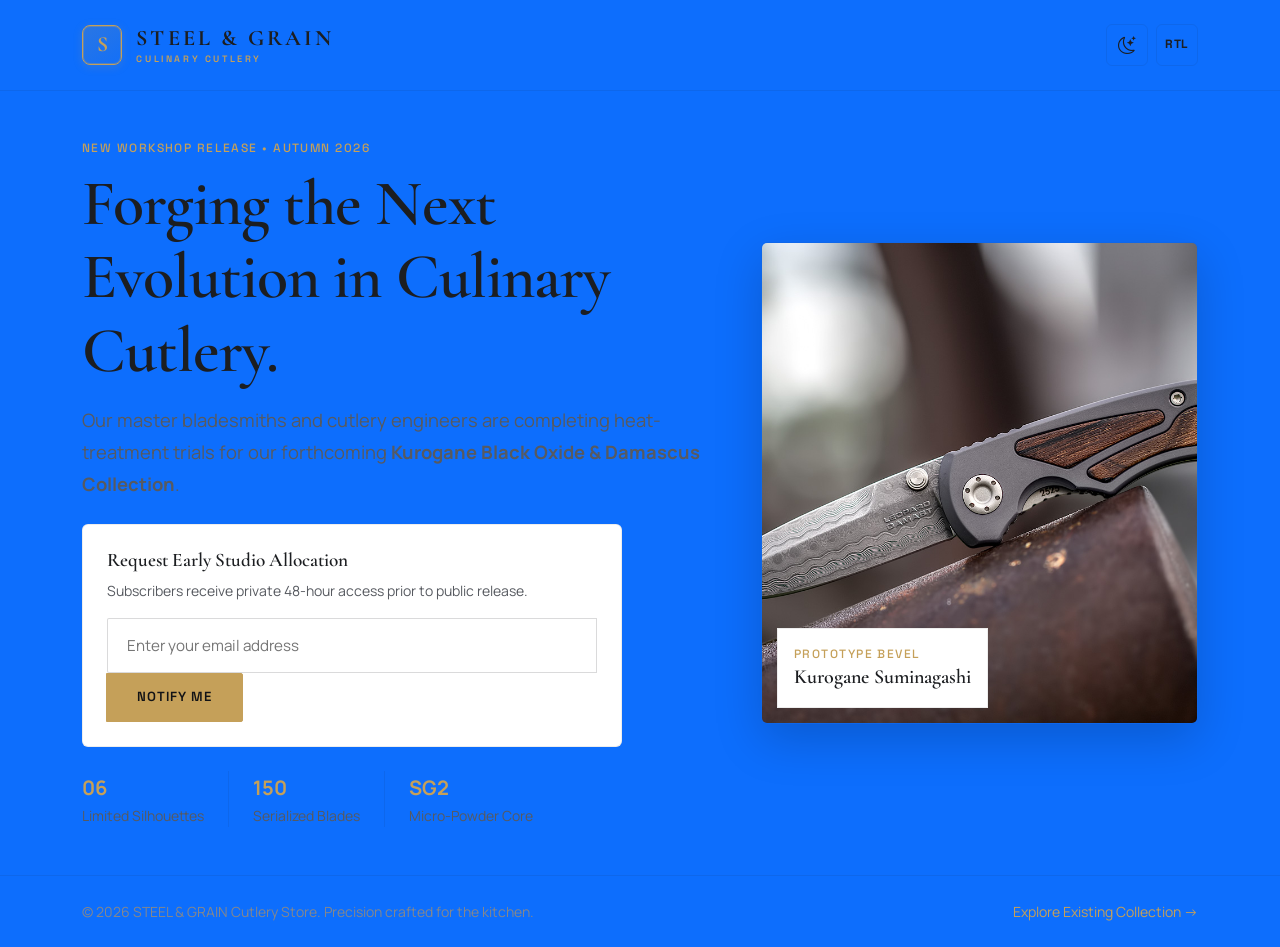
<file: coming-soon.html>
<!DOCTYPE html>
<html lang="en" data-theme="light">
<head>
  <meta charset="UTF-8">
  <meta name="viewport" content="width=device-width, initial-scale=1.0">
  <title>Coming Soon - STEEL & GRAIN</title>
  <meta name="description" content="Forging the next evolution in culinary cutlery. Sign up for early studio allocation and workshop release announcements.">
  <link rel="stylesheet" href="assets/css/bootstrap.min.css">
  <link rel="stylesheet" href="assets/css/style.css">
</head>
<body class="d-flex flex-column min-vh-100 justify-content-between bg-primary page-coming-soon">

  <!-- Header Minimal -->
  <header class="py-4 border-bottom border-subtle">
    <div class="container d-flex justify-content-between align-items-center">
      <a href="index.html" class="brand-logo" aria-label="STEEL & GRAIN Home">
        <div class="brand-symbol">S</div>
        <div class="brand-text">
          <span class="brand-title">STEEL & GRAIN</span>
          <span class="brand-sub">CULINARY CUTLERY</span>
        </div>
      </a>

      <div class="d-flex align-items-center gap-2">
        <button type="button" class="theme-toggle-btn" id="themeToggle" aria-label="Toggle Dark/Light Mode">
          <i class="bi bi-moon-stars"></i>
        </button>
        <button type="button" class="rtl-toggle-btn" id="rtlToggle" aria-label="Toggle RTL/LTR Direction">RTL</button>
      </div>
    </div>
  </header>

  <!-- Coming Soon Main -->
  <main class="py-5 my-auto">
    <div class="container">
      <div class="row g-5 align-items-center">
        <div class="col-lg-7">
          <span class="badge-mono text-brass mb-2 d-block">NEW WORKSHOP RELEASE &bull; AUTUMN 2026</span>
          <h1 class="font-display display-3 mb-3">Forging the Next Evolution in Culinary Cutlery.</h1>
          <p class="lead text-secondary mb-4">
            Our master bladesmiths and cutlery engineers are completing heat-treatment trials for our forthcoming <strong>Kurogane Black Oxide & Damascus Collection</strong>.
          </p>

          <!-- Email Notification Form -->
          <div class="p-4 bg-card-custom border border-subtle rounded mb-4" style="max-width: 540px;">
            <h5 class="font-display mb-2">Request Early Studio Allocation</h5>
            <p class="small text-secondary mb-3">Subscribers receive private 48-hour access prior to public release.</p>

            <form id="notifyForm" onsubmit="event.preventDefault(); document.getElementById('notifySuccess').style.display='block'; this.style.display='none';">
              <div class="input-group">
                <input type="email" class="form-control-custom" placeholder="Enter your email address" required aria-label="Email Address">
                <button type="submit" class="btn btn-brass text-nowrap">Notify Me</button>
              </div>
            </form>

            <div id="notifySuccess" class="alert alert-success mt-2 font-mono small py-2" style="display: none;">
              <i class="bi bi-check-circle-fill me-1"></i> You are on the private allocation list. We will notify you upon launch.
            </div>
          </div>

          <div class="d-flex gap-4 font-mono small text-secondary">
            <div>
              <span class="text-brass fw-bold d-block fs-5">06</span>
              <span>Limited Silhouettes</span>
            </div>
            <div class="border-start border-subtle ps-4">
              <span class="text-brass fw-bold d-block fs-5">150</span>
              <span>Serialized Blades</span>
            </div>
            <div class="border-start border-subtle ps-4">
              <span class="text-brass fw-bold d-block fs-5">SG2</span>
              <span>Micro-Powder Core</span>
            </div>
          </div>
        </div>

        <div class="col-lg-5">
          <div class="position-relative">
            <div class="rounded border border-subtle overflow-hidden shadow-lg">
              <img src="assets/images/craftsmanship/damascus-macro.jpg" alt="Macro detail of folded Damascus blade billet" class="w-100" style="height: 480px; object-fit: cover;">
            </div>
            <div class="p-3 bg-card-custom border border-subtle position-absolute bottom-0 start-0 m-3 shadow-md">
              <span class="tech-label text-brass d-block">PROTOTYPE BEVEL</span>
              <span class="font-display fs-5">Kurogane Suminagashi</span>
            </div>
          </div>
        </div>
      </div>
    </div>
  </main>

  <!-- Footer Minimal -->
  <footer class="py-4 border-top border-subtle">
    <div class="container d-flex flex-wrap justify-content-between align-items-center gap-3">
      <div class="small text-muted font-mono">
        &copy; 2026 STEEL & GRAIN Cutlery Store. Precision crafted for the kitchen.
      </div>
      <div class="d-flex gap-3 text-muted">
        <a href="index.html" class="small font-mono text-brass">Explore Existing Collection &rarr;</a>
      </div>
    </div>
  </footer>

  <!-- Scripts -->
  <script src="assets/js/bootstrap.bundle.min.js"></script>
  <script src="assets/js/main.js"></script>
</body>
</html>
</file>
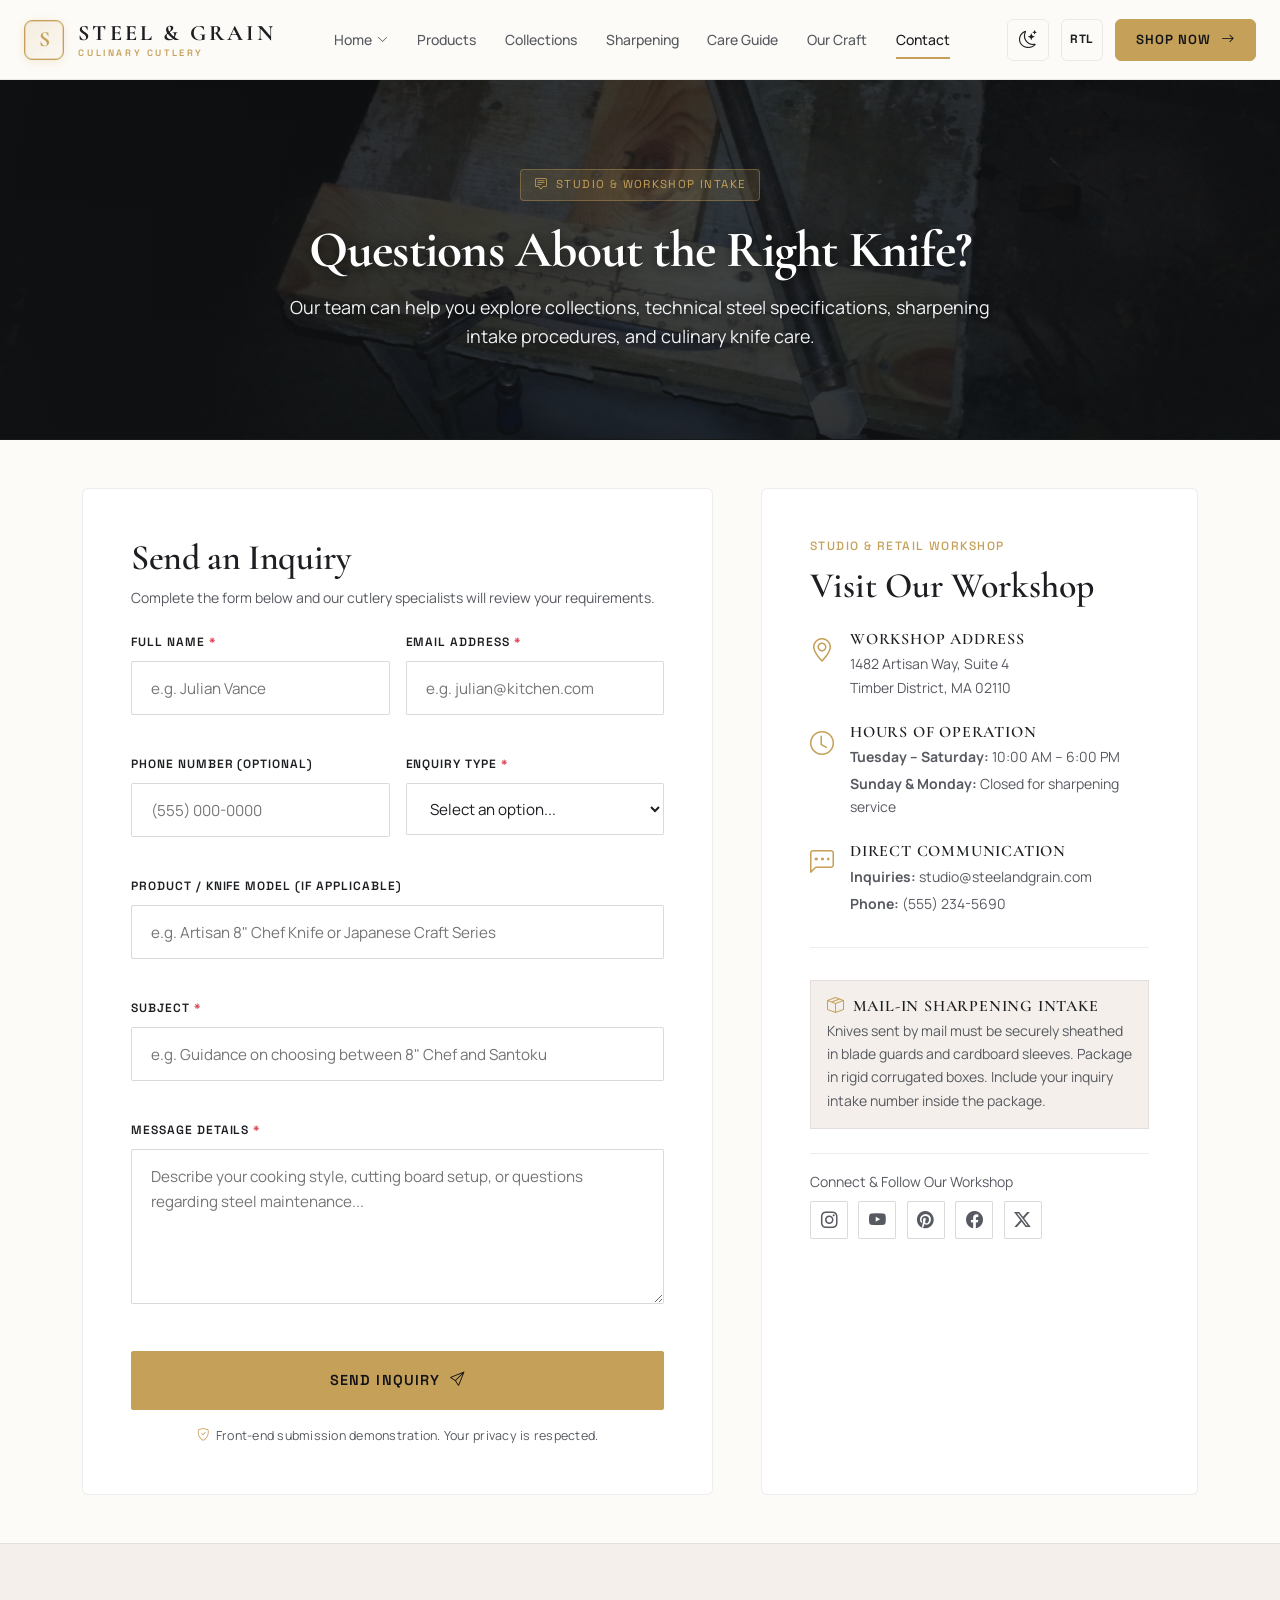
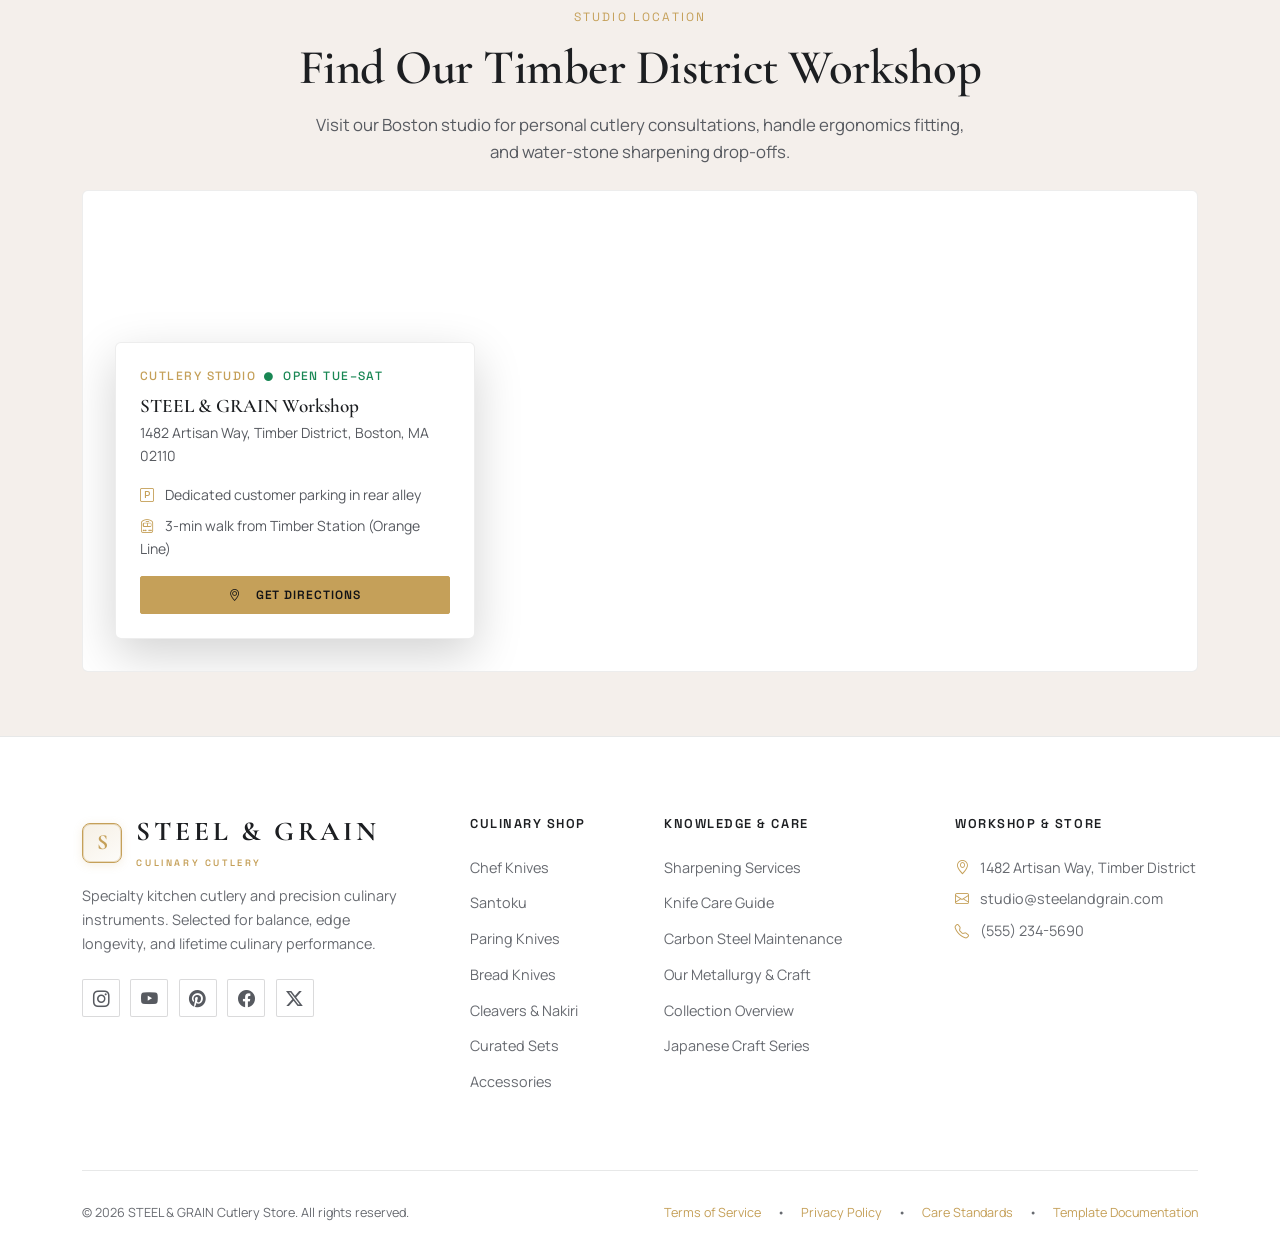
<file: contact.html>
<!DOCTYPE html>
<html lang="en" data-theme="light">
<head>
  <meta charset="UTF-8">
  <meta name="viewport" content="width=device-width, initial-scale=1.0">
  <title>Contact & Cutlery Inquiries - STEEL & GRAIN</title>
  <meta name="description" content="Reach our studio specialists for blade consultations, sharpening intake, custom culinary inquiries, and knife care advice.">
  <meta name="keywords" content="contact cutlery specialist, knife sharpening intake, chef knife consultation, steel and grain studio">

  <!-- Open Graph Metadata -->
  <meta property="og:title" content="Contact & Inquiries - STEEL & GRAIN">
  <meta property="og:description" content="Questions about the right knife? Consult with our culinary cutlery specialists.">
  <meta property="og:image" content="assets/images/hero/hero-2.jpg">
  <meta property="og:type" content="website">

  <!-- Favicon -->
  <link rel="icon" type="image/svg+xml" href="assets/images/favicon.svg">
  <link rel="icon" type="image/png" sizes="32x32" href="assets/images/favicon-32x32.png">
  <link rel="apple-touch-icon" sizes="180x180" href="assets/images/apple-touch-icon.png">

  <!-- Stylesheets -->
  <link rel="stylesheet" href="assets/css/bootstrap.min.css">
  <link rel="stylesheet" href="assets/css/style.css">
</head>
<body>

  <!-- ==========================================================================
       HEADER & MANDATORY NAVBAR
       ========================================================================== -->
  <header class="site-header" id="siteHeader">
    <div class="navbar-container">
      <a href="index.html" class="brand-logo" aria-label="STEEL & GRAIN Home">
        <div class="brand-symbol">S</div>
        <div class="brand-text">
          <span class="brand-title">STEEL & GRAIN</span>
          <span class="brand-sub">CULINARY CUTLERY</span>
        </div>
      </a>

      <nav class="d-none d-xl-block" aria-label="Main Navigation">
        <ul class="desktop-nav">
          <li class="nav-item">
            <a href="index.html" class="nav-link-custom" aria-haspopup="true" aria-expanded="false">
              Home <i class="bi bi-chevron-down"></i>
            </a>
            <div class="nav-dropdown">
              <a href="index.html" class="dropdown-link">
                <span>Home 1 &mdash; Brand Showcase</span>
                <span class="dropdown-tag">Default</span>
              </a>
              <a href="home-2.html" class="dropdown-link">
                <span>Home 2 &mdash; Inside the Craft</span>
                <span class="dropdown-tag">Editorial</span>
              </a>
            </div>
          </li>

          <!-- Products -->
          <li class="nav-item"><a href="products.html" class="nav-link-custom">Products</a></li>

          <li class="nav-item"><a href="collections.html" class="nav-link-custom">Collections</a></li>
          <li class="nav-item"><a href="sharpening.html" class="nav-link-custom">Sharpening</a></li>
          <li class="nav-item"><a href="care-guide.html" class="nav-link-custom">Care Guide</a></li>
          <li class="nav-item"><a href="our-craft.html" class="nav-link-custom">Our Craft</a></li>
          <li class="nav-item"><a href="contact.html" class="nav-link-custom active">Contact</a></li>
        </ul>
      </nav>

      <div class="header-actions">
        <button type="button" class="theme-toggle-btn" id="themeToggle" aria-label="Toggle Dark/Light Mode">
          <i class="bi bi-moon-stars"></i>
        </button>
        <button type="button" class="rtl-toggle-btn" id="rtlToggle" aria-label="Toggle RTL/LTR Direction">RTL</button>

        <a href="products.html" class="btn btn-brass d-none d-sm-inline-flex">
          <span>Shop Now</span>
          <i class="bi bi-arrow-right"></i>
        </a>

        <button type="button" class="mobile-nav-toggle" id="mobileNavToggle" aria-label="Toggle Mobile Navigation" aria-expanded="false">
          <i class="bi bi-list"></i>
        </button>
      </div>
    </div>
  </header>

  <!-- Mobile Navigation Drawer -->
  <div class="mobile-nav-drawer" id="mobileNavDrawer">
    <div class="mobile-nav-content-wrap">
      <div class="mobile-nav-body">
        <ul class="mobile-nav-list">
          <!-- Home -->
          <li class="mobile-nav-item">
            <a href="#" class="mobile-nav-link mobile-dropdown-toggle">
              <span>Home</span>
              <i class="bi bi-chevron-down"></i>
            </a>
            <ul class="mobile-subnav">
              <li>
                <a href="index.html" class="mobile-subnav-link">
                  <span>Home 1 &mdash; Brand Showcase</span>
                  <span class="dropdown-tag">Default</span>
                </a>
              </li>
              <li>
                <a href="home-2.html" class="mobile-subnav-link">
                  <span>Home 2 &mdash; Inside the Craft</span>
                  <span class="dropdown-tag">Editorial</span>
                </a>
              </li>
            </ul>
          </li>

          <!-- Products -->
          <li class="mobile-nav-item"><a href="products.html" class="mobile-nav-link">Products</a></li>

          <li class="mobile-nav-item"><a href="collections.html" class="mobile-nav-link">Collections</a></li>
          <li class="mobile-nav-item"><a href="sharpening.html" class="mobile-nav-link">Sharpening</a></li>
          <li class="mobile-nav-item"><a href="care-guide.html" class="mobile-nav-link">Care Guide</a></li>
          <li class="mobile-nav-item"><a href="our-craft.html" class="mobile-nav-link">Our Craft</a></li>
          <li class="mobile-nav-item"><a href="contact.html" class="mobile-nav-link">Contact</a></li>
        </ul>
      </div>

      <!-- Navbar Actions inside Menu Drawer (Exact same as Navbar, not extra) -->
      <div class="mobile-drawer-footer pt-4 border-top border-subtle d-flex align-items-center gap-2">
        <button type="button" class="theme-toggle-btn" aria-label="Toggle Dark/Light Mode">
          <i class="bi bi-moon-stars"></i>
        </button>
        <button type="button" class="rtl-toggle-btn" aria-label="Toggle RTL/LTR Direction">RTL</button>
        <a href="products.html" class="btn btn-brass flex-grow-1">
          <span>Shop Now</span>
          <i class="bi bi-arrow-right"></i>
        </a>
      </div>
    </div>
  </div>

  <!-- ==========================================================================
       HERO BANNER
       ========================================================================== -->
  <!-- ==========================================================================
       STANDARDIZED PAGE HERO WITH RELEVANT WORKSHOP BACKGROUND
       ========================================================================== -->
  <section class="page-hero">
    <img src="assets/images/craftsmanship/handle-craft.jpg" alt="Cutler Workshop and Inquiry Studio" class="page-hero-bg">
    <div class="page-hero-overlay"></div>
    <div class="page-hero-content">
      <span class="page-hero-badge"><i class="bi bi-chat-square-text"></i> Studio & Workshop Intake</span>
      <h1 class="font-display">Questions About the Right Knife?</h1>
      <p class="lead">
        Our team can help you explore collections, technical steel specifications, sharpening intake procedures, and culinary knife care.
      </p>
    </div>
  </section>

  <!-- ==========================================================================
       CONTACT FORM & STUDIO DETAILS
       ========================================================================== -->
  <main class="py-5">
    <div class="container">
      <div class="row g-5">
        <!-- Form Column -->
        <div class="col-lg-7">
          <div class="p-4 p-md-5 bg-card-custom border border-subtle rounded">
            <h2 class="font-display h3 mb-2">Send an Inquiry</h2>
            <p class="small text-secondary mb-4">Complete the form below and our cutlery specialists will review your requirements.</p>

            <form id="enquiryForm" novalidate>
              <div class="row g-3">
                <!-- Full Name -->
                <div class="col-md-6 form-group-custom">
                  <label for="enquiryName" class="form-label-custom">Full Name <span class="text-danger">*</span></label>
                  <input type="text" class="form-control-custom" id="enquiryName" placeholder="e.g. Julian Vance" required>
                  <div class="form-feedback">Please enter your name.</div>
                </div>

                <!-- Email -->
                <div class="col-md-6 form-group-custom">
                  <label for="enquiryEmail" class="form-label-custom">Email Address <span class="text-danger">*</span></label>
                  <input type="email" class="form-control-custom" id="enquiryEmail" placeholder="e.g. julian@kitchen.com" required>
                  <div class="form-feedback">Please enter a valid email address.</div>
                </div>

                <!-- Phone -->
                <div class="col-md-6 form-group-custom">
                  <label for="enquiryPhone" class="form-label-custom">Phone Number (Optional)</label>
                  <input type="tel" class="form-control-custom" id="enquiryPhone" placeholder="(555) 000-0000">
                </div>

                <!-- Enquiry Type Dropdown -->
                <div class="col-md-6 form-group-custom">
                  <label for="enquiryType" class="form-label-custom">Enquiry Type <span class="text-danger">*</span></label>
                  <select class="form-select-custom" id="enquiryType" required>
                    <option value="">Select an option...</option>
                    <option value="product">Product Question</option>
                    <option value="collection">Collection Question</option>
                    <option value="sharpening">Sharpening Service Intake</option>
                    <option value="care">Knife Care Advice</option>
                    <option value="bulk">Bulk / Professional Culinary Inquiry</option>
                    <option value="general">General Question</option>
                  </select>
                  <div class="form-feedback">Please select an inquiry type.</div>
                </div>

                <!-- Product / Collection Focus -->
                <div class="col-12 form-group-custom">
                  <label for="enquiryProduct" class="form-label-custom">Product / Knife Model (If Applicable)</label>
                  <input type="text" class="form-control-custom" id="enquiryProduct" placeholder="e.g. Artisan 8&quot; Chef Knife or Japanese Craft Series">
                </div>

                <!-- Subject -->
                <div class="col-12 form-group-custom">
                  <label for="enquirySubject" class="form-label-custom">Subject <span class="text-danger">*</span></label>
                  <input type="text" class="form-control-custom" id="enquirySubject" placeholder="e.g. Guidance on choosing between 8&quot; Chef and Santoku" required>
                  <div class="form-feedback">Please enter a subject.</div>
                </div>

                <!-- Message -->
                <div class="col-12 form-group-custom">
                  <label for="enquiryMessage" class="form-label-custom">Message Details <span class="text-danger">*</span></label>
                  <textarea class="form-control-custom" id="enquiryMessage" rows="5" placeholder="Describe your cooking style, cutting board setup, or questions regarding steel maintenance..." required></textarea>
                  <div class="form-feedback">Please enter your message details.</div>
                </div>

                <!-- Submit Button -->
                <div class="col-12">
                  <button type="submit" class="btn btn-brass btn-lg-custom w-100">
                    <span>Send Inquiry</span>
                    <i class="bi bi-send"></i>
                  </button>
                  <p class="font-mono small text-secondary text-center mt-3 mb-0 form-privacy-note">
                    <i class="bi bi-shield-check text-brass me-1"></i> Front-end submission demonstration. Your privacy is respected.
                  </p>
                </div>
              </div>
            </form>
          </div>
        </div>

        <!-- Studio Details Column -->
        <div class="col-lg-5">
          <div class="p-4 p-md-5 bg-card-custom border border-subtle rounded h-100">
            <span class="badge-mono text-brass mb-2 d-block">STUDIO & RETAIL WORKSHOP</span>
            <h3 class="font-display mb-4">Visit Our Workshop</h3>

            <div class="d-flex flex-column gap-4">
              <!-- Location -->
              <div class="d-flex align-items-start gap-3">
                <i class="bi bi-geo-alt text-brass fs-4"></i>
                <div>
                  <h6 class="font-mono text-primary mb-1">Workshop Address</h6>
                  <p class="small text-secondary mb-0">
                    1482 Artisan Way, Suite 4<br>
                    Timber District, MA 02110
                  </p>
                </div>
              </div>

              <!-- Hours -->
              <div class="d-flex align-items-start gap-3">
                <i class="bi bi-clock text-brass fs-4"></i>
                <div>
                  <h6 class="font-mono text-primary mb-1">Hours of Operation</h6>
                  <p class="small text-secondary mb-1"><strong>Tuesday &ndash; Saturday:</strong> 10:00 AM &ndash; 6:00 PM</p>
                  <p class="small text-secondary mb-0"><strong>Sunday & Monday:</strong> Closed for sharpening service</p>
                </div>
              </div>

              <!-- Direct Contacts -->
              <div class="d-flex align-items-start gap-3">
                <i class="bi bi-chat-left-dots text-brass fs-4"></i>
                <div>
                  <h6 class="font-mono text-primary mb-1">Direct Communication</h6>
                  <p class="small text-secondary mb-1"><strong>Inquiries:</strong> studio@steelandgrain.com</p>
                  <p class="small text-secondary mb-0"><strong>Phone:</strong> (555) 234-5690</p>
                </div>
              </div>

              <div class="divider-fine my-2"></div>

              <!-- Mail-In Sharpening Note -->
              <div class="p-3 bg-subtle border border-subtle">
                <h6 class="font-mono text-primary mb-1"><i class="bi bi-box-seam text-brass me-1"></i> Mail-In Sharpening Intake</h6>
                <p class="small text-secondary mb-0">
                  Knives sent by mail must be securely sheathed in blade guards and cardboard sleeves. Package in rigid corrugated boxes. Include your inquiry intake number inside the package.
                </p>
              </div>

              <!-- Social Channels & Community -->
              <div class="pt-3 border-top border-subtle">
                <span class="font-mono small text-secondary d-block mb-2">Connect &amp; Follow Our Workshop</span>
                <div class="footer-socials mt-0">
                  <a href="https://instagram.com" class="footer-social-link" aria-label="Instagram" target="_blank" rel="noopener noreferrer"><i class="bi bi-instagram"></i></a>
                  <a href="https://youtube.com" class="footer-social-link" aria-label="YouTube" target="_blank" rel="noopener noreferrer"><i class="bi bi-youtube"></i></a>
                  <a href="https://pinterest.com" class="footer-social-link" aria-label="Pinterest" target="_blank" rel="noopener noreferrer"><i class="bi bi-pinterest"></i></a>
                  <a href="https://facebook.com" class="footer-social-link" aria-label="Facebook" target="_blank" rel="noopener noreferrer"><i class="bi bi-facebook"></i></a>
                  <a href="https://twitter.com" class="footer-social-link" aria-label="X (Twitter)" target="_blank" rel="noopener noreferrer"><i class="bi bi-twitter-x"></i></a>
                </div>
              </div>
            </div>
          </div>
        </div>
      </div>
    </div>
  </main>

  <!-- ==========================================================================
       WORKSHOP LOCATION MAP
       ========================================================================== -->
  <section class="py-5 bg-subtle border-top border-subtle">
    <div class="container py-lg-3">
      <div class="section-header text-center mb-4">
        <span class="section-eyebrow">Studio Location</span>
        <h2 class="section-title">Find Our Timber District Workshop</h2>
        <p class="section-subtitle">
          Visit our Boston studio for personal cutlery consultations, handle ergonomics fitting, and water-stone sharpening drop-offs.
        </p>
      </div>

      <div class="contact-map-wrapper position-relative rounded overflow-hidden border border-subtle shadow-md">
        <!-- Interactive Google Map Iframe -->
        <iframe 
          class="contact-map-frame"
          title="STEEL &amp; GRAIN Workshop Location Map"
          src="https://maps.google.com/maps?q=1482+Artisan+Way+Boston+MA&amp;t=&amp;z=15&amp;ie=UTF8&amp;iwloc=&amp;output=embed"
          allowfullscreen="" 
          loading="lazy" 
          referrerpolicy="no-referrer-when-downgrade">
        </iframe>

        <!-- Map Overlay Info Badge -->
        <div class="contact-map-badge bg-card-custom border border-subtle p-3 p-md-4 rounded shadow-lg">
          <div class="d-flex align-items-center gap-2 mb-2">
            <span class="badge-mono text-brass">CUTLERY STUDIO</span>
            <span class="tech-label text-success"><i class="bi bi-circle-fill me-1" style="font-size: 0.55rem;"></i> Open Tue&ndash;Sat</span>
          </div>
          <h5 class="font-display mb-1">STEEL &amp; GRAIN Workshop</h5>
          <p class="small text-secondary mb-3">1482 Artisan Way, Timber District, Boston, MA 02110</p>
          <div class="d-flex flex-column gap-2 small text-secondary mb-3">
            <div><i class="bi bi-p-square text-brass me-2"></i> Dedicated customer parking in rear alley</div>
            <div><i class="bi bi-train-front text-brass me-2"></i> 3-min walk from Timber Station (Orange Line)</div>
          </div>
          <a href="https://maps.google.com/?q=1482+Artisan+Way+Boston+MA" target="_blank" rel="noopener noreferrer" class="btn btn-sm-custom btn-brass w-100">
            <i class="bi bi-geo-alt me-1"></i>
            <span>Get Directions</span>
          </a>
        </div>
      </div>
    </div>
  </section>

  <!-- Success Notification Toast -->
  <div class="toast-notice" id="enquiryToast" role="alert" aria-live="assertive" aria-atomic="true">
    <i class="bi bi-check-circle-fill text-brass fs-4"></i>
    <div>
      <div class="fw-bold font-mono">Inquiry Received</div>
      <div class="small text-white-50">Our cutlery specialist will review your details and reply within 24 hours.</div>
    </div>
  </div>

  <!-- ==========================================================================
       FOOTER
       ========================================================================== -->
  <footer class="site-footer">
    <div class="container">
      <div class="row g-5">
        <!-- Col 1: Brand -->
        <div class="col-12 col-lg-4">
          <div class="brand-logo mb-3">
            <div class="brand-symbol">S</div>
            <div class="brand-text">
              <span class="brand-title text-white">STEEL & GRAIN</span>
              <span class="brand-sub">CULINARY CUTLERY</span>
            </div>
          </div>
          <p class="text-muted pe-lg-4">
            Specialty kitchen cutlery and precision culinary instruments. Selected for balance, edge longevity, and lifetime culinary performance.
          </p>
          <div class="footer-socials">
            <a href="https://instagram.com" class="footer-social-link" aria-label="Instagram" target="_blank" rel="noopener noreferrer"><i class="bi bi-instagram"></i></a>
            <a href="https://youtube.com" class="footer-social-link" aria-label="YouTube" target="_blank" rel="noopener noreferrer"><i class="bi bi-youtube"></i></a>
            <a href="https://pinterest.com" class="footer-social-link" aria-label="Pinterest" target="_blank" rel="noopener noreferrer"><i class="bi bi-pinterest"></i></a>
            <a href="https://facebook.com" class="footer-social-link" aria-label="Facebook" target="_blank" rel="noopener noreferrer"><i class="bi bi-facebook"></i></a>
            <a href="https://twitter.com" class="footer-social-link" aria-label="X (Twitter)" target="_blank" rel="noopener noreferrer"><i class="bi bi-twitter-x"></i></a>
          </div>
        </div>

        <!-- Col 2: Shop -->
        <div class="col-12 col-md-3 col-lg-2">
          <h4 class="footer-heading">Culinary Shop</h4>
          <ul class="footer-nav">
            <li><a href="products.html?type=chef">Chef Knives</a></li>
            <li><a href="products.html?type=santoku">Santoku</a></li>
            <li><a href="products.html?type=paring">Paring Knives</a></li>
            <li><a href="products.html?type=bread">Bread Knives</a></li>
            <li><a href="products.html?type=cleaver">Cleavers & Nakiri</a></li>
            <li><a href="products.html?type=sets">Curated Sets</a></li>
            <li><a href="products.html?type=accessories">Accessories</a></li>
          </ul>
        </div>

        <!-- Col 3: Expertise -->
        <div class="col-12 col-md-3 col-lg-3">
          <h4 class="footer-heading">Knowledge & Care</h4>
          <ul class="footer-nav">
            <li><a href="sharpening.html">Sharpening Services</a></li>
            <li><a href="care-guide.html">Knife Care Guide</a></li>
            <li><a href="care-details.html">Carbon Steel Maintenance</a></li>
            <li><a href="our-craft.html">Our Metallurgy & Craft</a></li>
            <li><a href="collections.html">Collection Overview</a></li>
            <li><a href="collection-details.html">Japanese Craft Series</a></li>
          </ul>
        </div>

        <!-- Col 4: Contact & Workshop -->
        <div class="col-12 col-md-6 col-lg-3">
          <h4 class="footer-heading">Workshop & Store</h4>
          <p class="mb-2 text-muted"><i class="bi bi-geo-alt me-2 text-brass"></i> 1482 Artisan Way, Timber District</p>
          <p class="mb-2 text-muted"><i class="bi bi-envelope me-2 text-brass"></i> studio@steelandgrain.com</p>
          <p class="mb-3 text-muted"><i class="bi bi-telephone me-2 text-brass"></i> (555) 234-5690</p>
        </div>
      </div>

      <div class="footer-bottom">
        <div class="small text-muted">
          &copy; 2026 STEEL & GRAIN Cutlery Store. All rights reserved.
        </div>
        <div class="d-flex gap-3 small text-muted">
          <a href="contact.html">Terms of Service</a>
          <span>&bull;</span>
          <a href="contact.html">Privacy Policy</a>
          <span>&bull;</span>
          <a href="care-guide.html">Care Standards</a>
          <span>&bull;</span>
          <a href="documentation/index.html">Template Documentation</a>
        </div>
      </div>
    </div>
  </footer>

  <!-- Back to Top Button -->
  <button type="button" class="back-to-top" aria-label="Back to Top">
    <i class="bi bi-arrow-up"></i>
  </button>

  <!-- Scripts -->
  <script src="assets/js/bootstrap.bundle.min.js"></script>
  <script src="assets/js/gsap.min.js"></script>
  <script src="assets/js/ScrollTrigger.min.js"></script>
  <script src="assets/js/main.js"></script>
  <script>
    // URL param prefill helper for contact form
    document.addEventListener('DOMContentLoaded', () => {
      const urlParams = new URLSearchParams(window.location.search);
      const typeParam = urlParams.get('type');
      const inqParam = urlParams.get('inquiry');
      if (typeParam) {
        const typeSelect = document.getElementById('enquiryType');
        if (typeSelect) typeSelect.value = typeParam;
      }
      if (inqParam) {
        const prodInput = document.getElementById('enquiryProduct');
        if (prodInput) prodInput.value = inqParam.replace(/-/g, ' ');
      }
    });
  </script>
</body>
</html>
</file>
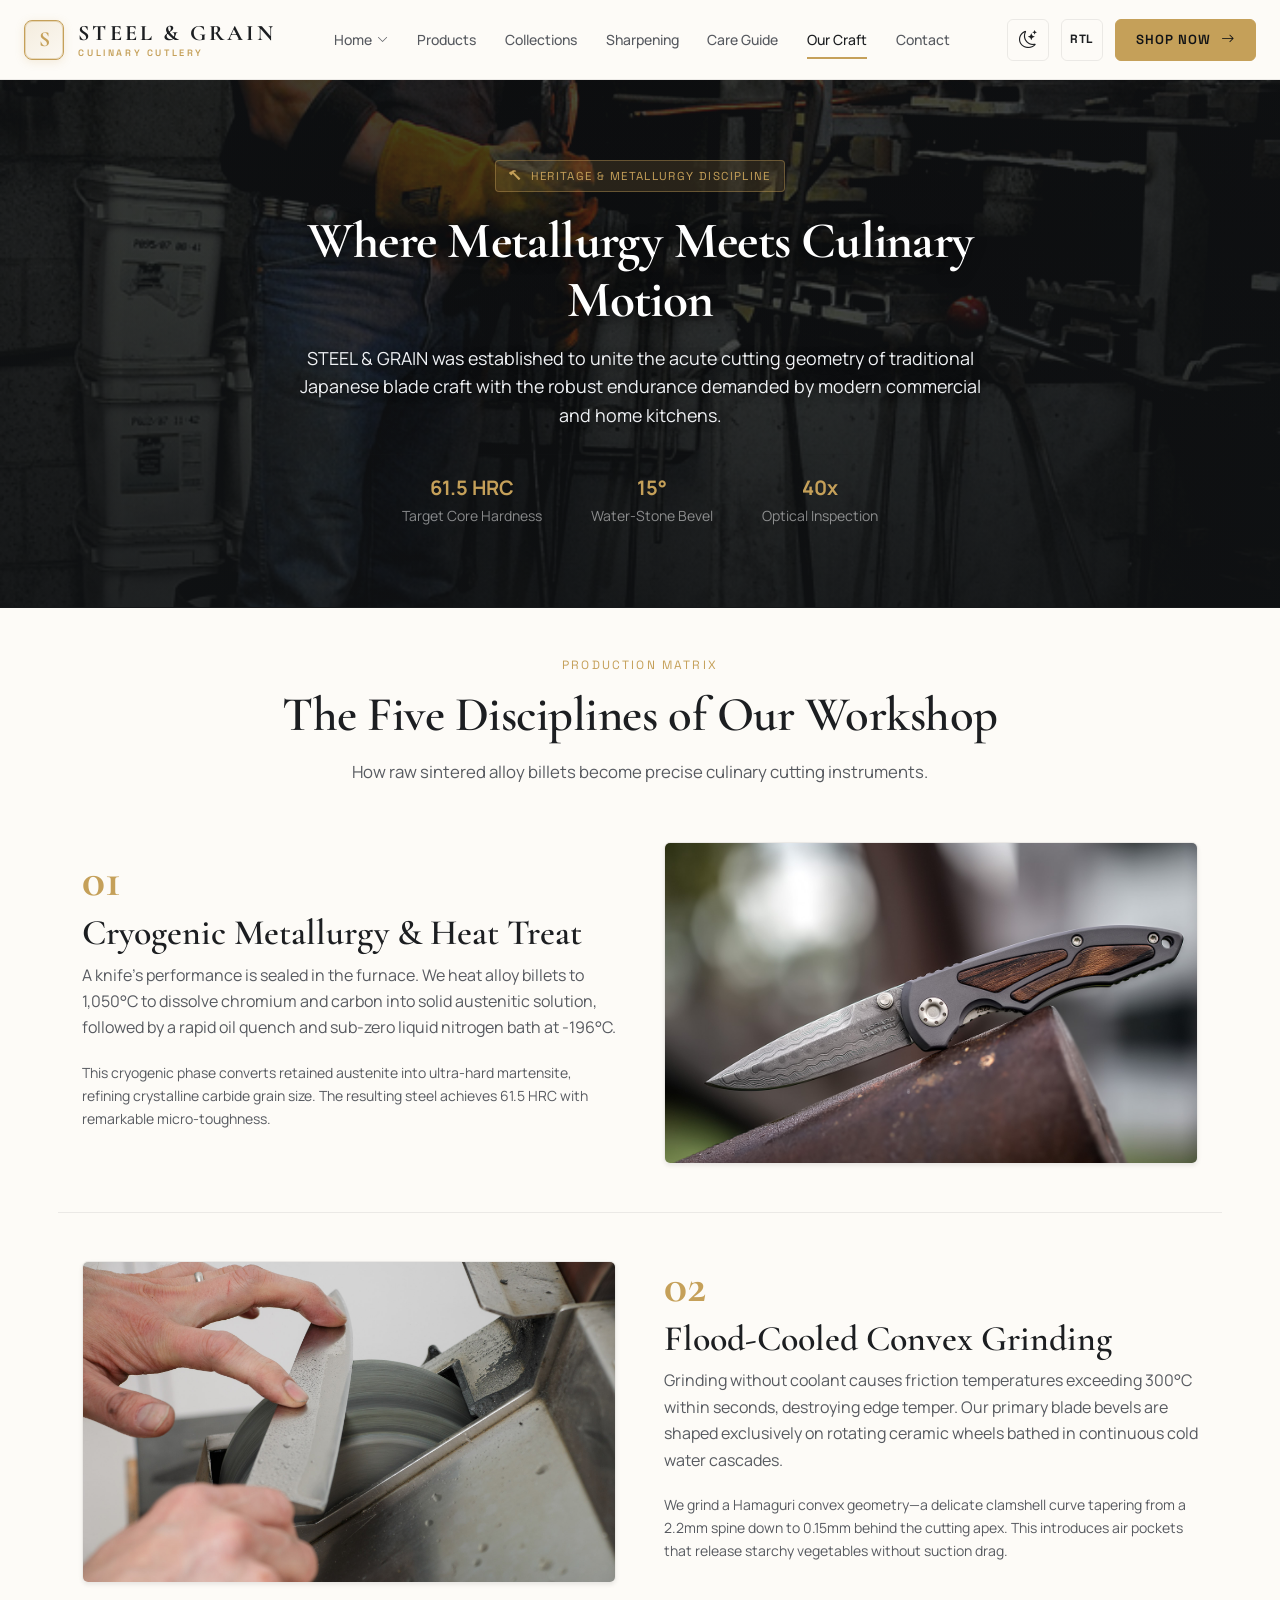
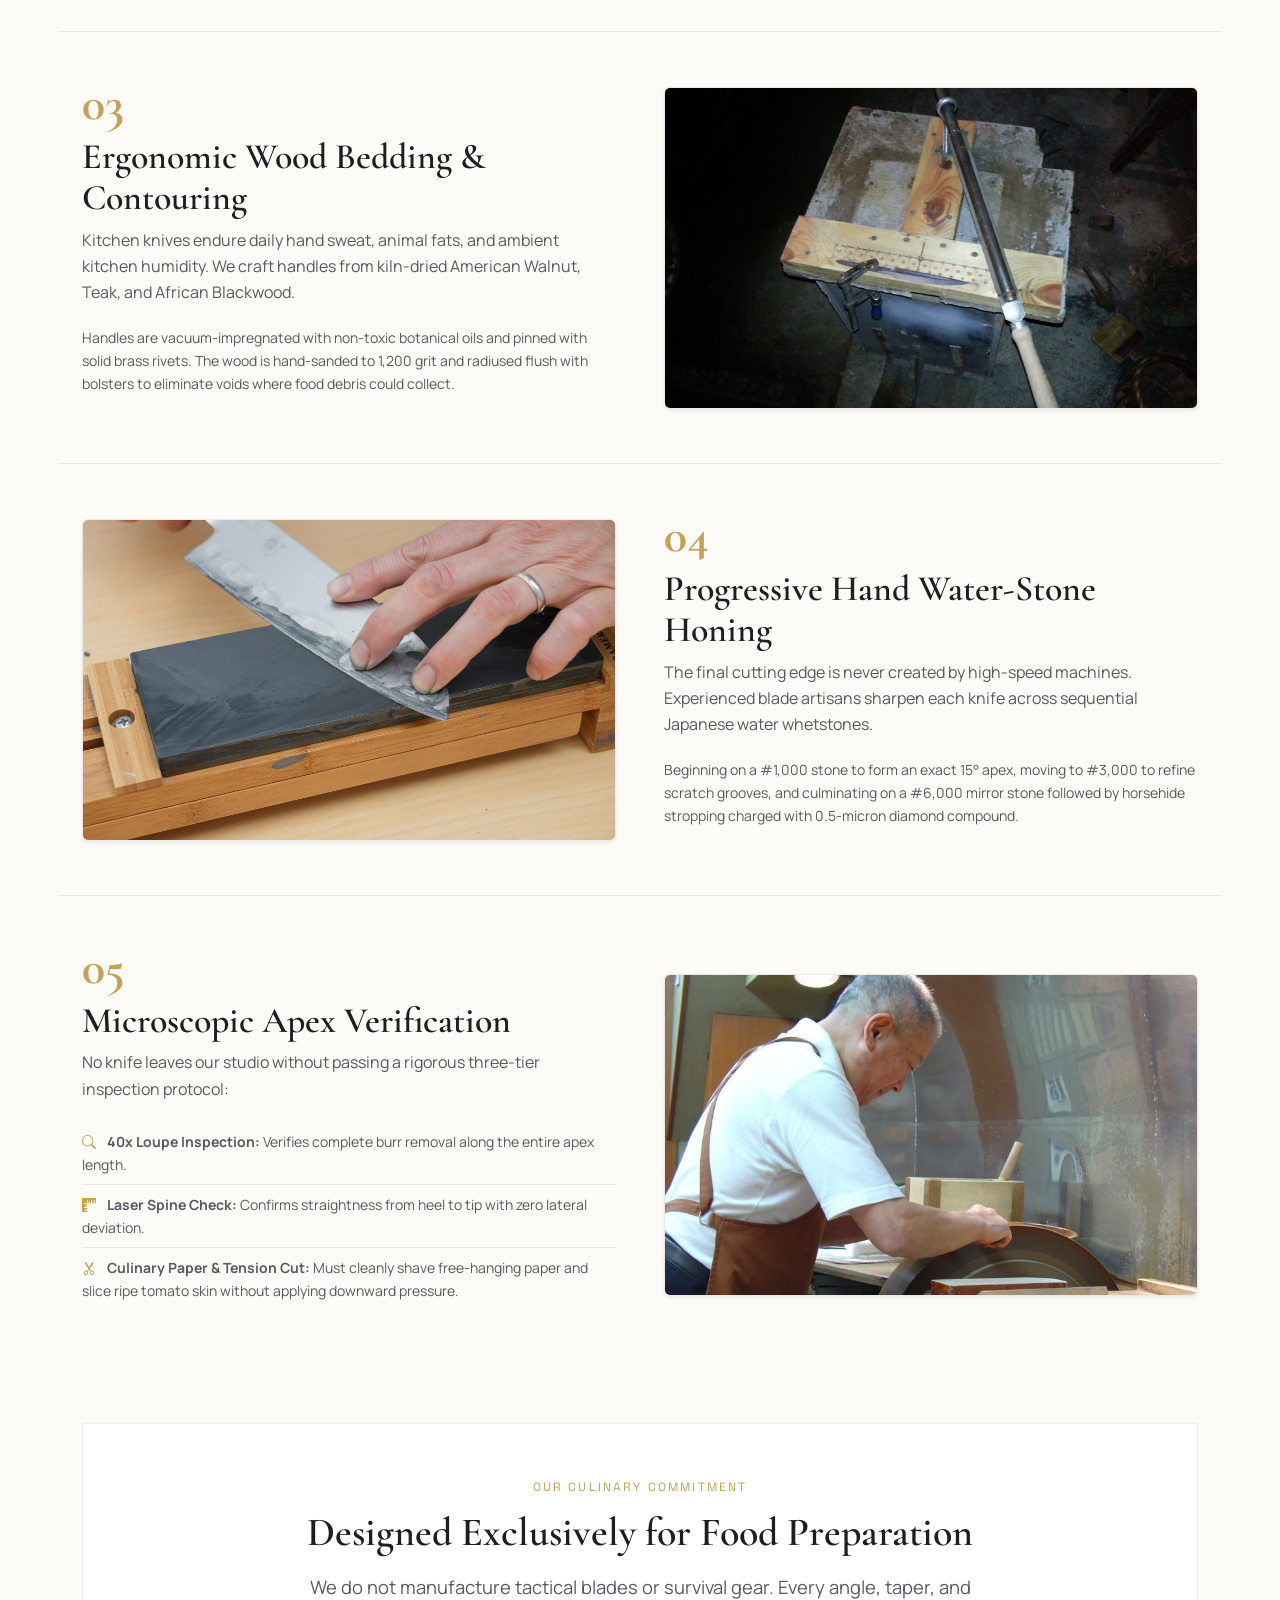
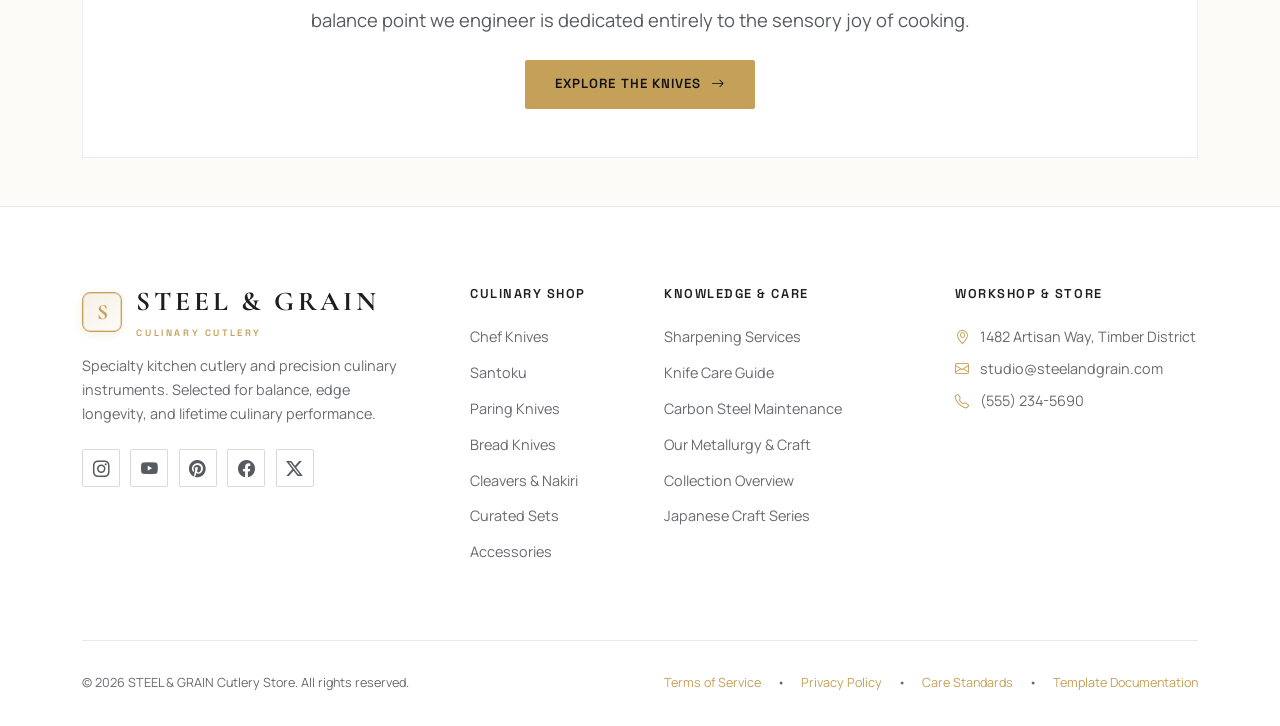
<file: our-craft.html>
<!DOCTYPE html>
<html lang="en" data-theme="light">
<head>
  <meta charset="UTF-8">
  <meta name="viewport" content="width=device-width, initial-scale=1.0">
  <title>Our Craft & Culinary Metallurgy - STEEL & GRAIN</title>
  <meta name="description" content="Discover the manufacturing discipline behind STEEL & GRAIN cutlery: cryogenic heat treatment, convex grinding, ergonomic handles, and optical inspection.">
  <meta name="keywords" content="knife craftsmanship, culinary metallurgy, cryogenic steel, hand honed kitchen knives, blade geometry">

  <!-- Open Graph Metadata -->
  <meta property="og:title" content="STEEL & GRAIN - Our Craft & Culinary Metallurgy">
  <meta property="og:description" content="Explore the five-stage manufacturing protocol and metallurgical discipline behind our culinary blades.">
  <meta property="og:image" content="assets/images/craftsmanship/forging.jpg">
  <meta property="og:type" content="website">

  <!-- Favicon -->
  <link rel="icon" type="image/svg+xml" href="assets/images/favicon.svg">
  <link rel="icon" type="image/png" sizes="32x32" href="assets/images/favicon-32x32.png">
  <link rel="apple-touch-icon" sizes="180x180" href="assets/images/apple-touch-icon.png">

  <!-- Stylesheets -->
  <link rel="stylesheet" href="assets/css/bootstrap.min.css">
  <link rel="stylesheet" href="assets/css/style.css">
</head>
<body>

  <!-- ==========================================================================
       HEADER & MANDATORY NAVBAR
       ========================================================================== -->
  <header class="site-header" id="siteHeader">
    <div class="navbar-container">
      <a href="index.html" class="brand-logo" aria-label="STEEL & GRAIN Home">
        <div class="brand-symbol">S</div>
        <div class="brand-text">
          <span class="brand-title">STEEL & GRAIN</span>
          <span class="brand-sub">CULINARY CUTLERY</span>
        </div>
      </a>

      <nav class="d-none d-xl-block" aria-label="Main Navigation">
        <ul class="desktop-nav">
          <li class="nav-item">
            <a href="index.html" class="nav-link-custom" aria-haspopup="true" aria-expanded="false">
              Home <i class="bi bi-chevron-down"></i>
            </a>
            <div class="nav-dropdown">
              <a href="index.html" class="dropdown-link">
                <span>Home 1 &mdash; Brand Showcase</span>
                <span class="dropdown-tag">Default</span>
              </a>
              <a href="home-2.html" class="dropdown-link">
                <span>Home 2 &mdash; Inside the Craft</span>
                <span class="dropdown-tag">Editorial</span>
              </a>
            </div>
          </li>

          <!-- Products -->
          <li class="nav-item"><a href="products.html" class="nav-link-custom">Products</a></li>

          <li class="nav-item"><a href="collections.html" class="nav-link-custom">Collections</a></li>
          <li class="nav-item"><a href="sharpening.html" class="nav-link-custom">Sharpening</a></li>
          <li class="nav-item"><a href="care-guide.html" class="nav-link-custom">Care Guide</a></li>
          <li class="nav-item"><a href="our-craft.html" class="nav-link-custom active">Our Craft</a></li>
          <li class="nav-item"><a href="contact.html" class="nav-link-custom">Contact</a></li>
        </ul>
      </nav>

      <div class="header-actions">
        <button type="button" class="theme-toggle-btn" id="themeToggle" aria-label="Toggle Dark/Light Mode">
          <i class="bi bi-moon-stars"></i>
        </button>
        <button type="button" class="rtl-toggle-btn" id="rtlToggle" aria-label="Toggle RTL/LTR Direction">RTL</button>

        <a href="products.html" class="btn btn-brass d-none d-sm-inline-flex">
          <span>Shop Now</span>
          <i class="bi bi-arrow-right"></i>
        </a>

        <button type="button" class="mobile-nav-toggle" id="mobileNavToggle" aria-label="Toggle Mobile Navigation" aria-expanded="false">
          <i class="bi bi-list"></i>
        </button>
      </div>
    </div>
  </header>

  <!-- Mobile Navigation Drawer -->
  <div class="mobile-nav-drawer" id="mobileNavDrawer">
    <div class="mobile-nav-content-wrap">
      <div class="mobile-nav-body">
        <ul class="mobile-nav-list">
          <!-- Home -->
          <li class="mobile-nav-item">
            <a href="#" class="mobile-nav-link mobile-dropdown-toggle">
              <span>Home</span>
              <i class="bi bi-chevron-down"></i>
            </a>
            <ul class="mobile-subnav">
              <li>
                <a href="index.html" class="mobile-subnav-link">
                  <span>Home 1 &mdash; Brand Showcase</span>
                  <span class="dropdown-tag">Default</span>
                </a>
              </li>
              <li>
                <a href="home-2.html" class="mobile-subnav-link">
                  <span>Home 2 &mdash; Inside the Craft</span>
                  <span class="dropdown-tag">Editorial</span>
                </a>
              </li>
            </ul>
          </li>

          <!-- Products -->
          <li class="mobile-nav-item"><a href="products.html" class="mobile-nav-link">Products</a></li>

          <li class="mobile-nav-item"><a href="collections.html" class="mobile-nav-link">Collections</a></li>
          <li class="mobile-nav-item"><a href="sharpening.html" class="mobile-nav-link">Sharpening</a></li>
          <li class="mobile-nav-item"><a href="care-guide.html" class="mobile-nav-link">Care Guide</a></li>
          <li class="mobile-nav-item"><a href="our-craft.html" class="mobile-nav-link">Our Craft</a></li>
          <li class="mobile-nav-item"><a href="contact.html" class="mobile-nav-link">Contact</a></li>
        </ul>
      </div>

      <!-- Navbar Actions inside Menu Drawer (Exact same as Navbar, not extra) -->
      <div class="mobile-drawer-footer pt-4 border-top border-subtle d-flex align-items-center gap-2">
        <button type="button" class="theme-toggle-btn" aria-label="Toggle Dark/Light Mode">
          <i class="bi bi-moon-stars"></i>
        </button>
        <button type="button" class="rtl-toggle-btn" aria-label="Toggle RTL/LTR Direction">RTL</button>
        <a href="products.html" class="btn btn-brass flex-grow-1">
          <span>Shop Now</span>
          <i class="bi bi-arrow-right"></i>
        </a>
      </div>
    </div>
  </div>

  <!-- ==========================================================================
       HERO BANNER
       ========================================================================== -->
  <!-- ==========================================================================
       STANDARDIZED PAGE HERO WITH RELEVANT FORGE BACKGROUND
       ========================================================================== -->
  <section class="page-hero">
    <img src="assets/images/craftsmanship/forging.jpg" alt="Master Bladesmith Forging Blade" class="page-hero-bg">
    <div class="page-hero-overlay"></div>
    <div class="page-hero-content">
      <span class="page-hero-badge"><i class="bi bi-hammer"></i> Heritage & Metallurgy Discipline</span>
      <h1 class="font-display">Where Metallurgy Meets Culinary Motion</h1>
      <p class="lead mb-4">
        STEEL & GRAIN was established to unite the acute cutting geometry of traditional Japanese blade craft with the robust endurance demanded by modern commercial and home kitchens.
      </p>
      <div class="d-flex flex-wrap justify-content-center gap-4 pt-3 border-top border-subtle font-mono small mx-auto" style="max-width: 600px;">
        <div>
          <span class="text-brass d-block fs-5 fw-bold">61.5 HRC</span>
          <span class="text-white-50">Target Core Hardness</span>
        </div>
        <div class="border-start border-subtle ps-4">
          <span class="text-brass d-block fs-5 fw-bold">15&deg;</span>
          <span class="text-white-50">Water-Stone Bevel</span>
        </div>
        <div class="border-start border-subtle ps-4">
          <span class="text-brass d-block fs-5 fw-bold">40x</span>
          <span class="text-white-50">Optical Inspection</span>
        </div>
      </div>
    </div>
  </section>

  <!-- ==========================================================================
       MANUFACTURING METHODOLOGY (FIVE PILLARS)
       ========================================================================== -->
  <main class="py-5">
    <div class="container">
      <div class="section-header text-center">
        <span class="section-eyebrow">Production Matrix</span>
        <h2 class="section-title">The Five Disciplines of Our Workshop</h2>
        <p class="section-subtitle">How raw sintered alloy billets become precise culinary cutting instruments.</p>
      </div>

      <!-- Discipline 1 -->
      <div class="row g-5 align-items-center mb-5 pb-5 border-bottom border-subtle">
        <div class="col-lg-6">
          <span class="craft-step-num d-block mb-2">01</span>
          <h3 class="font-display">Cryogenic Metallurgy & Heat Treat</h3>
          <p class="text-secondary">
            A knife's performance is sealed in the furnace. We heat alloy billets to 1,050&deg;C to dissolve chromium and carbon into solid austenitic solution, followed by a rapid oil quench and sub-zero liquid nitrogen bath at -196&deg;C.
          </p>
          <p class="text-secondary small">
            This cryogenic phase converts retained austenite into ultra-hard martensite, refining crystalline carbide grain size. The resulting steel achieves 61.5 HRC with remarkable micro-toughness.
          </p>
        </div>
        <div class="col-lg-6">
          <div class="rounded border border-subtle overflow-hidden shadow-sm">
            <img src="assets/images/craftsmanship/damascus-macro.jpg" alt="Macro view of crystalline damascus steel structure" class="w-100" style="height: 320px; object-fit: cover;">
          </div>
        </div>
      </div>

      <!-- Discipline 2 -->
      <div class="row g-5 align-items-center mb-5 pb-5 border-bottom border-subtle">
        <div class="col-lg-6 order-lg-2">
          <span class="craft-step-num d-block mb-2">02</span>
          <h3 class="font-display">Flood-Cooled Convex Grinding</h3>
          <p class="text-secondary">
            Grinding without coolant causes friction temperatures exceeding 300&deg;C within seconds, destroying edge temper. Our primary blade bevels are shaped exclusively on rotating ceramic wheels bathed in continuous cold water cascades.
          </p>
          <p class="text-secondary small">
            We grind a Hamaguri convex geometry&mdash;a delicate clamshell curve tapering from a 2.2mm spine down to 0.15mm behind the cutting apex. This introduces air pockets that release starchy vegetables without suction drag.
          </p>
        </div>
        <div class="col-lg-6 order-lg-1">
          <div class="rounded border border-subtle overflow-hidden shadow-sm">
            <img src="assets/images/craftsmanship/grinding.jpg" alt="Water cooled ceramic grinding wheel" class="w-100" style="height: 320px; object-fit: cover;">
          </div>
        </div>
      </div>

      <!-- Discipline 3 -->
      <div class="row g-5 align-items-center mb-5 pb-5 border-bottom border-subtle">
        <div class="col-lg-6">
          <span class="craft-step-num d-block mb-2">03</span>
          <h3 class="font-display">Ergonomic Wood Bedding & Contouring</h3>
          <p class="text-secondary">
            Kitchen knives endure daily hand sweat, animal fats, and ambient kitchen humidity. We craft handles from kiln-dried American Walnut, Teak, and African Blackwood.
          </p>
          <p class="text-secondary small">
            Handles are vacuum-impregnated with non-toxic botanical oils and pinned with solid brass rivets. The wood is hand-sanded to 1,200 grit and radiused flush with bolsters to eliminate voids where food debris could collect.
          </p>
        </div>
        <div class="col-lg-6">
          <div class="rounded border border-subtle overflow-hidden shadow-sm">
            <img src="assets/images/craftsmanship/handle-craft.jpg" alt="Carving and sanding walnut handle" class="w-100" style="height: 320px; object-fit: cover;">
          </div>
        </div>
      </div>

      <!-- Discipline 4 -->
      <div class="row g-5 align-items-center mb-5 pb-5 border-bottom border-subtle">
        <div class="col-lg-6 order-lg-2">
          <span class="craft-step-num d-block mb-2">04</span>
          <h3 class="font-display">Progressive Hand Water-Stone Honing</h3>
          <p class="text-secondary">
            The final cutting edge is never created by high-speed machines. Experienced blade artisans sharpen each knife across sequential Japanese water whetstones.
          </p>
          <p class="text-secondary small">
            Beginning on a #1,000 stone to form an exact 15&deg; apex, moving to #3,000 to refine scratch grooves, and culminating on a #6,000 mirror stone followed by horsehide stropping charged with 0.5-micron diamond compound.
          </p>
        </div>
        <div class="col-lg-6 order-lg-1">
          <div class="rounded border border-subtle overflow-hidden shadow-sm">
            <img src="assets/images/sharpening/whetstone-sharpening.jpg" alt="Honing cutting edge on Japanese water stone" class="w-100" style="height: 320px; object-fit: cover;">
          </div>
        </div>
      </div>

      <!-- Discipline 5 -->
      <div class="row g-5 align-items-center">
        <div class="col-lg-6">
          <span class="craft-step-num d-block mb-2">05</span>
          <h3 class="font-display">Microscopic Apex Verification</h3>
          <p class="text-secondary">
            No knife leaves our studio without passing a rigorous three-tier inspection protocol:
          </p>
          <ul class="small font-mono text-secondary list-unstyled">
            <li class="py-2 border-bottom border-subtle"><i class="bi bi-search text-brass me-2"></i> <strong>40x Loupe Inspection:</strong> Verifies complete burr removal along the entire apex length.</li>
            <li class="py-2 border-bottom border-subtle"><i class="bi bi-rulers text-brass me-2"></i> <strong>Laser Spine Check:</strong> Confirms straightness from heel to tip with zero lateral deviation.</li>
            <li class="py-2"><i class="bi bi-scissors text-brass me-2"></i> <strong>Culinary Paper & Tension Cut:</strong> Must cleanly shave free-hanging paper and slice ripe tomato skin without applying downward pressure.</li>
          </ul>
        </div>
        <div class="col-lg-6">
          <div class="rounded border border-subtle overflow-hidden shadow-sm">
            <img src="assets/images/craftsmanship/edge-inspection.jpg" alt="Inspecting edge under optical magnification" class="w-100" style="height: 320px; object-fit: cover;">
          </div>
        </div>
      </div>

      <!-- Studio Philosophy Banner -->
      <div class="mt-5 pt-5 text-center">
        <div class="p-5 bg-card-custom border border-subtle">
          <span class="section-eyebrow">Our Culinary Commitment</span>
          <h3 class="font-display display-6 mb-3">Designed Exclusively for Food Preparation</h3>
          <p class="text-secondary lead mx-auto mb-4" style="max-width: 680px;">
            We do not manufacture tactical blades or survival gear. Every angle, taper, and balance point we engineer is dedicated entirely to the sensory joy of cooking.
          </p>
          <a href="products.html" class="btn btn-brass">
            <span>Explore The Knives</span>
            <i class="bi bi-arrow-right"></i>
          </a>
        </div>
      </div>
    </div>
  </main>

  <!-- ==========================================================================
       FOOTER
       ========================================================================== -->
  <footer class="site-footer">
    <div class="container">
      <div class="row g-5">
        <!-- Col 1: Brand -->
        <div class="col-12 col-lg-4">
          <div class="brand-logo mb-3">
            <div class="brand-symbol">S</div>
            <div class="brand-text">
              <span class="brand-title text-white">STEEL & GRAIN</span>
              <span class="brand-sub">CULINARY CUTLERY</span>
            </div>
          </div>
          <p class="text-muted pe-lg-4">
            Specialty kitchen cutlery and precision culinary instruments. Selected for balance, edge longevity, and lifetime culinary performance.
          </p>
          <div class="footer-socials">
            <a href="https://instagram.com" class="footer-social-link" aria-label="Instagram" target="_blank" rel="noopener noreferrer"><i class="bi bi-instagram"></i></a>
            <a href="https://youtube.com" class="footer-social-link" aria-label="YouTube" target="_blank" rel="noopener noreferrer"><i class="bi bi-youtube"></i></a>
            <a href="https://pinterest.com" class="footer-social-link" aria-label="Pinterest" target="_blank" rel="noopener noreferrer"><i class="bi bi-pinterest"></i></a>
            <a href="https://facebook.com" class="footer-social-link" aria-label="Facebook" target="_blank" rel="noopener noreferrer"><i class="bi bi-facebook"></i></a>
            <a href="https://twitter.com" class="footer-social-link" aria-label="X (Twitter)" target="_blank" rel="noopener noreferrer"><i class="bi bi-twitter-x"></i></a>
          </div>
        </div>

        <!-- Col 2: Shop -->
        <div class="col-12 col-md-3 col-lg-2">
          <h4 class="footer-heading">Culinary Shop</h4>
          <ul class="footer-nav">
            <li><a href="products.html?type=chef">Chef Knives</a></li>
            <li><a href="products.html?type=santoku">Santoku</a></li>
            <li><a href="products.html?type=paring">Paring Knives</a></li>
            <li><a href="products.html?type=bread">Bread Knives</a></li>
            <li><a href="products.html?type=cleaver">Cleavers & Nakiri</a></li>
            <li><a href="products.html?type=sets">Curated Sets</a></li>
            <li><a href="products.html?type=accessories">Accessories</a></li>
          </ul>
        </div>

        <!-- Col 3: Expertise -->
        <div class="col-12 col-md-3 col-lg-3">
          <h4 class="footer-heading">Knowledge & Care</h4>
          <ul class="footer-nav">
            <li><a href="sharpening.html">Sharpening Services</a></li>
            <li><a href="care-guide.html">Knife Care Guide</a></li>
            <li><a href="care-details.html">Carbon Steel Maintenance</a></li>
            <li><a href="our-craft.html">Our Metallurgy & Craft</a></li>
            <li><a href="collections.html">Collection Overview</a></li>
            <li><a href="collection-details.html">Japanese Craft Series</a></li>
          </ul>
        </div>

        <!-- Col 4: Contact & Workshop -->
        <div class="col-12 col-md-6 col-lg-3">
          <h4 class="footer-heading">Workshop & Store</h4>
          <p class="mb-2 text-muted"><i class="bi bi-geo-alt me-2 text-brass"></i> 1482 Artisan Way, Timber District</p>
          <p class="mb-2 text-muted"><i class="bi bi-envelope me-2 text-brass"></i> studio@steelandgrain.com</p>
          <p class="mb-3 text-muted"><i class="bi bi-telephone me-2 text-brass"></i> (555) 234-5690</p>
        </div>
      </div>

      <div class="footer-bottom">
        <div class="small text-muted">
          &copy; 2026 STEEL & GRAIN Cutlery Store. All rights reserved.
        </div>
        <div class="d-flex gap-3 small text-muted">
          <a href="contact.html">Terms of Service</a>
          <span>&bull;</span>
          <a href="contact.html">Privacy Policy</a>
          <span>&bull;</span>
          <a href="care-guide.html">Care Standards</a>
          <span>&bull;</span>
          <a href="documentation/index.html">Template Documentation</a>
        </div>
      </div>
    </div>
  </footer>

  <!-- Back to Top Button -->
  <button type="button" class="back-to-top" aria-label="Back to Top">
    <i class="bi bi-arrow-up"></i>
  </button>

  <!-- Scripts -->
  <script src="assets/js/bootstrap.bundle.min.js"></script>
  <script src="assets/js/gsap.min.js"></script>
  <script src="assets/js/ScrollTrigger.min.js"></script>
  <script src="assets/js/main.js"></script>
</body>
</html>
</file>
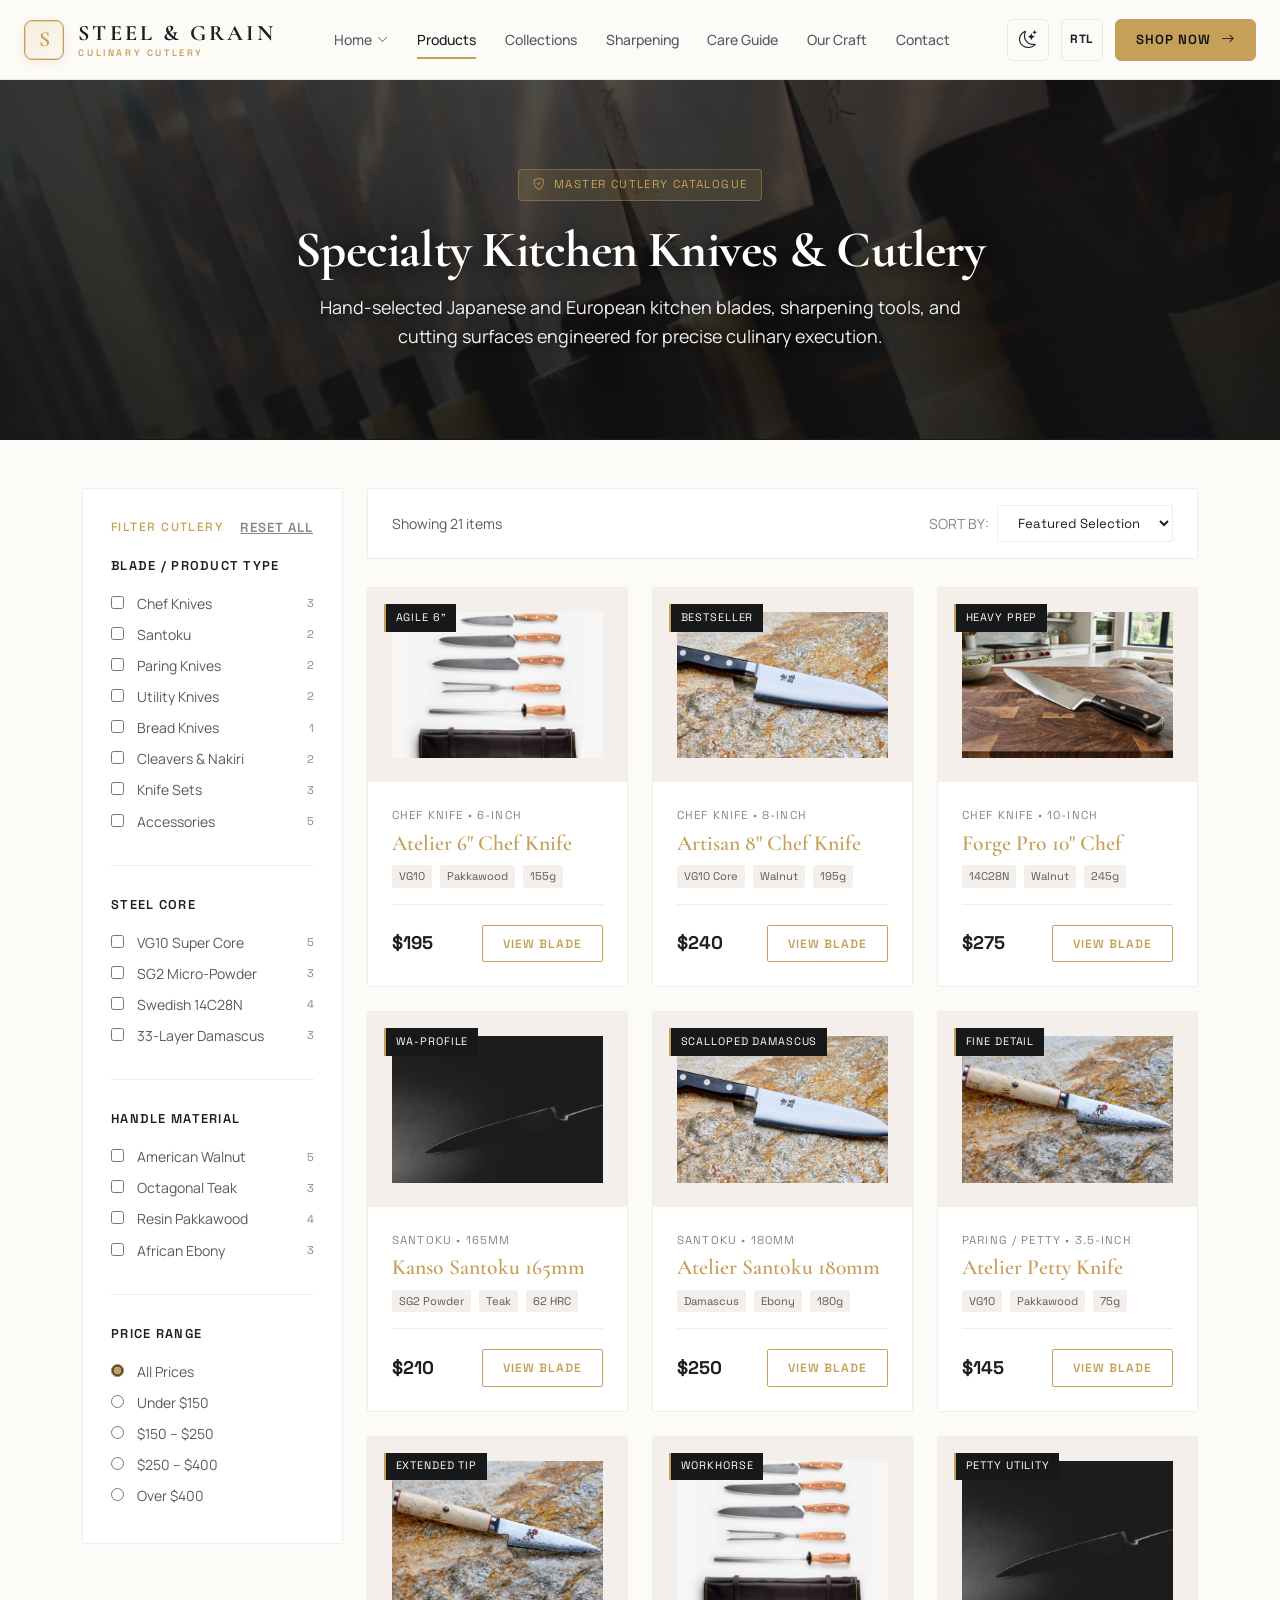
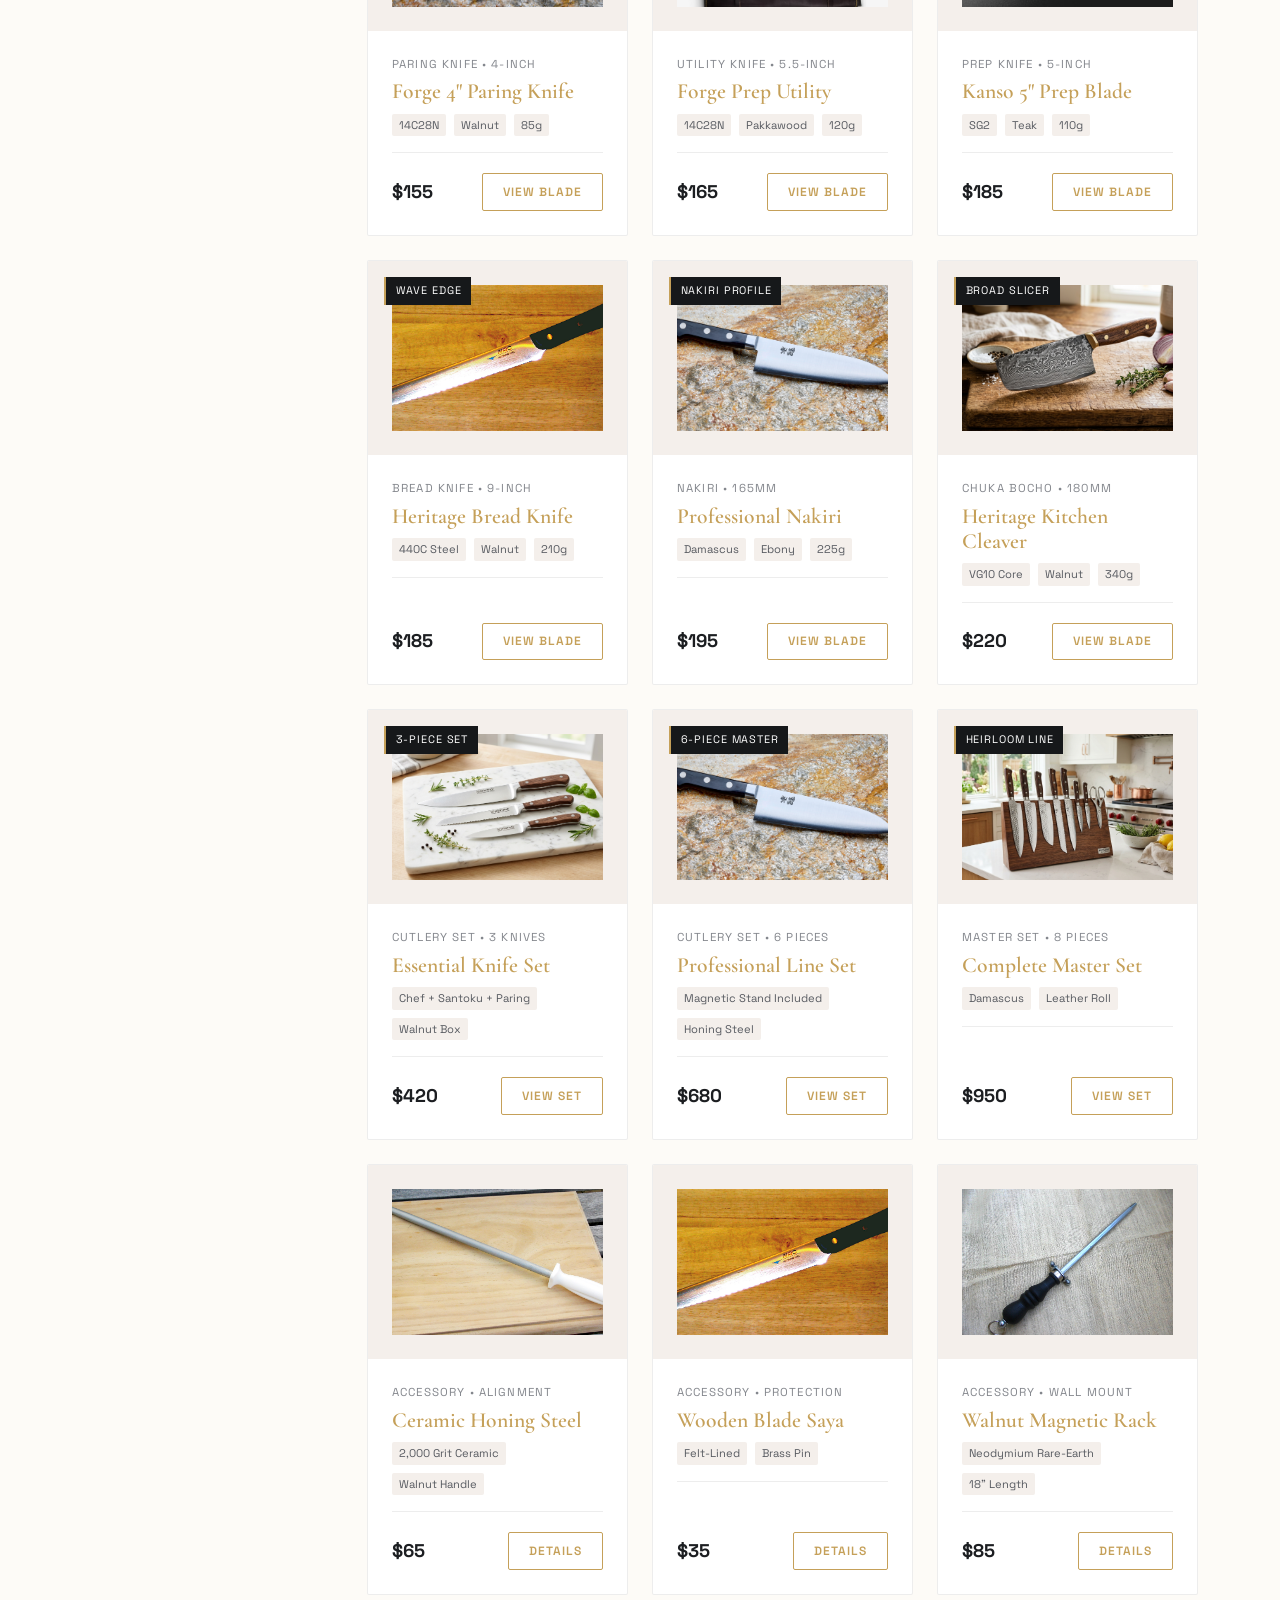
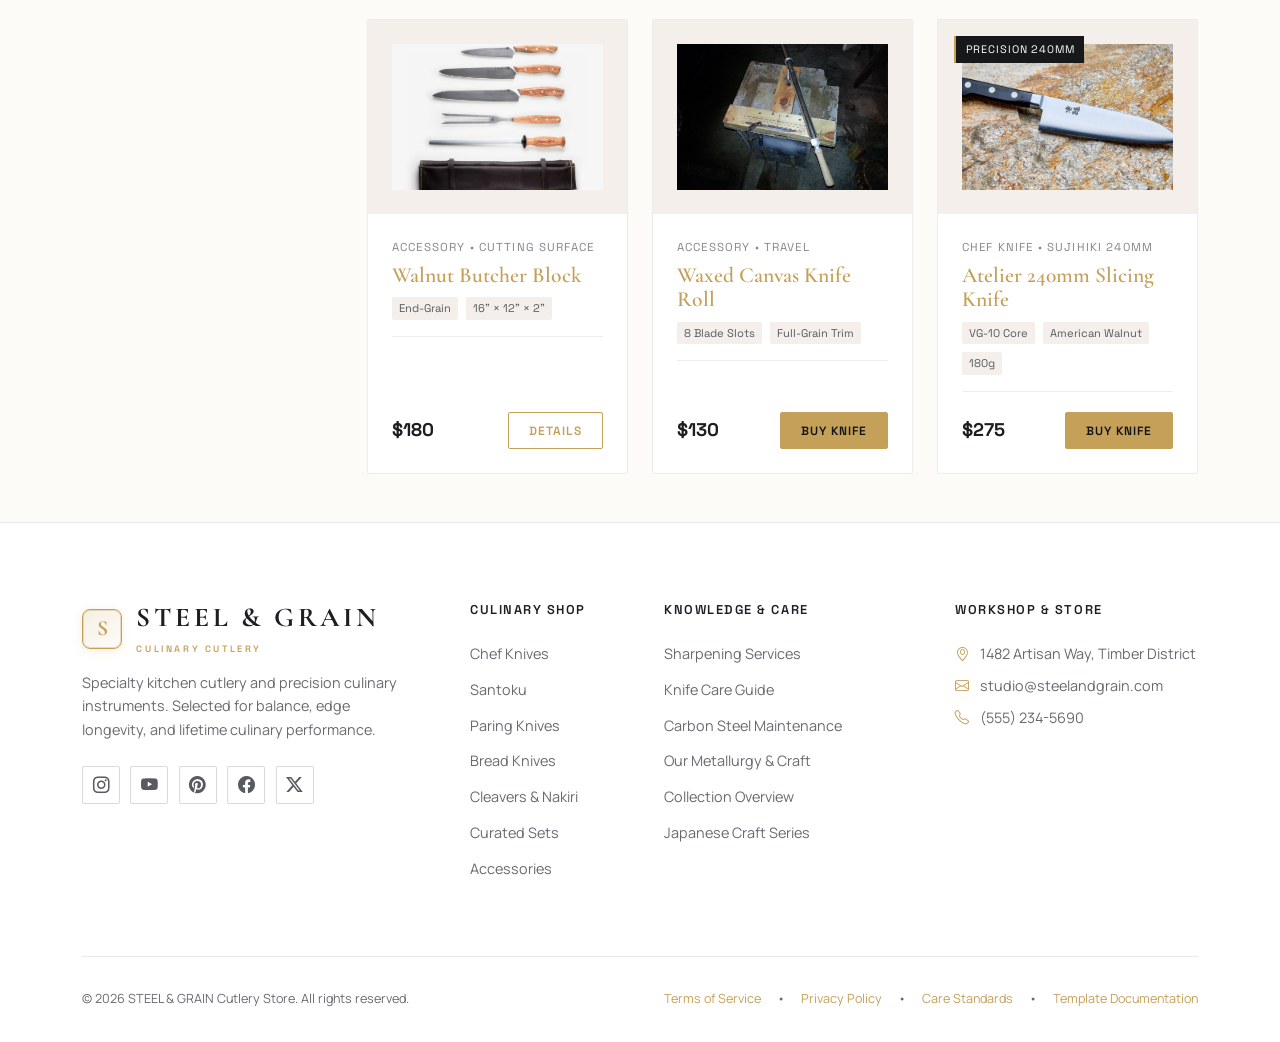
<file: products.html>
<!DOCTYPE html>
<html lang="en" data-theme="light">
<head>
  <meta charset="UTF-8">
  <meta name="viewport" content="width=device-width, initial-scale=1.0">
  <title>Specialty Cutlery Catalogue - STEEL & GRAIN</title>
  <meta name="description" content="Explore our complete collection of precision chef knives, Japanese santokus, paring knives, bread knives, cutting boards, and culinary accessories.">
  <meta name="keywords" content="kitchen knife catalogue, chef knives, santoku, paring knives, bread knife, culinary accessories">

  <!-- Open Graph Metadata -->
  <meta property="og:title" content="STEEL & GRAIN - Specialty Cutlery Catalogue">
  <meta property="og:description" content="Precision chef knives, santokus, paring blades, cleavers, and kitchen accessories.">
  <meta property="og:image" content="assets/images/chef-knives/artisan-8-chef.jpg">
  <meta property="og:type" content="website">

  <!-- Favicon -->
  <link rel="icon" type="image/svg+xml" href="assets/images/favicon.svg">
  <link rel="icon" type="image/png" sizes="32x32" href="assets/images/favicon-32x32.png">
  <link rel="apple-touch-icon" sizes="180x180" href="assets/images/apple-touch-icon.png">

  <!-- Stylesheets -->
  <link rel="stylesheet" href="assets/css/bootstrap.min.css">
  <link rel="stylesheet" href="assets/css/style.css">
</head>
<body>

  <!-- ==========================================================================
       HEADER & MANDATORY NAVBAR
       ========================================================================== -->
  <header class="site-header" id="siteHeader">
    <div class="navbar-container">
      <a href="index.html" class="brand-logo" aria-label="STEEL & GRAIN Home">
        <div class="brand-symbol">S</div>
        <div class="brand-text">
          <span class="brand-title">STEEL & GRAIN</span>
          <span class="brand-sub">CULINARY CUTLERY</span>
        </div>
      </a>

      <!-- Desktop Navigation (Switches to Hamburger at 1024px) -->
      <nav class="d-none d-xl-block" aria-label="Main Navigation">
        <ul class="desktop-nav">
          <!-- Home Dropdown -->
          <li class="nav-item">
            <a href="index.html" class="nav-link-custom" aria-haspopup="true" aria-expanded="false">
              Home <i class="bi bi-chevron-down"></i>
            </a>
            <div class="nav-dropdown">
              <a href="index.html" class="dropdown-link">
                <span>Home 1 &mdash; Brand Showcase</span>
                <span class="dropdown-tag">Default</span>
              </a>
              <a href="home-2.html" class="dropdown-link">
                <span>Home 2 &mdash; Inside the Craft</span>
                <span class="dropdown-tag">Editorial</span>
              </a>
            </div>
          </li>

          <!-- Products (Dropdown Removed on Products Page) -->
          <li class="nav-item">
            <a href="products.html" class="nav-link-custom active">Products</a>
          </li>

          <li class="nav-item"><a href="collections.html" class="nav-link-custom">Collections</a></li>
          <li class="nav-item"><a href="sharpening.html" class="nav-link-custom">Sharpening</a></li>
          <li class="nav-item"><a href="care-guide.html" class="nav-link-custom">Care Guide</a></li>
          <li class="nav-item"><a href="our-craft.html" class="nav-link-custom">Our Craft</a></li>
          <li class="nav-item"><a href="contact.html" class="nav-link-custom">Contact</a></li>
        </ul>
      </nav>

      <!-- Actions: Theme Toggle & Shop Knives CTA -->
      <div class="header-actions">
        <button type="button" class="theme-toggle-btn" id="themeToggle" aria-label="Toggle Dark/Light Mode">
          <i class="bi bi-moon-stars"></i>
        </button>
        <button type="button" class="rtl-toggle-btn" id="rtlToggle" aria-label="Toggle RTL/LTR Direction">RTL</button>

        <a href="products.html" class="btn btn-brass d-none d-sm-inline-flex">
          <span>Shop Now</span>
          <i class="bi bi-arrow-right"></i>
        </a>

        <!-- Mobile Hamburger Toggle -->
        <button type="button" class="mobile-nav-toggle" id="mobileNavToggle" aria-label="Toggle Mobile Navigation" aria-expanded="false">
          <i class="bi bi-list"></i>
        </button>
      </div>
    </div>
  </header>

  <!-- Mobile Navigation Drawer -->
  <div class="mobile-nav-drawer" id="mobileNavDrawer">
    <div class="mobile-nav-content-wrap">
      <div class="mobile-nav-body">
        <ul class="mobile-nav-list">
          <!-- Home -->
          <li class="mobile-nav-item">
            <a href="#" class="mobile-nav-link mobile-dropdown-toggle">
              <span>Home</span>
              <i class="bi bi-chevron-down"></i>
            </a>
            <ul class="mobile-subnav">
              <li>
                <a href="index.html" class="mobile-subnav-link">
                  <span>Home 1 &mdash; Brand Showcase</span>
                  <span class="dropdown-tag">Default</span>
                </a>
              </li>
              <li>
                <a href="home-2.html" class="mobile-subnav-link">
                  <span>Home 2 &mdash; Inside the Craft</span>
                  <span class="dropdown-tag">Editorial</span>
                </a>
              </li>
            </ul>
          </li>

          <!-- Products -->
          <li class="mobile-nav-item">
            <a href="products.html" class="mobile-nav-link active">Products</a>
          </li>

          <li class="mobile-nav-item"><a href="collections.html" class="mobile-nav-link">Collections</a></li>
          <li class="mobile-nav-item"><a href="sharpening.html" class="mobile-nav-link">Sharpening</a></li>
          <li class="mobile-nav-item"><a href="care-guide.html" class="mobile-nav-link">Care Guide</a></li>
          <li class="mobile-nav-item"><a href="our-craft.html" class="mobile-nav-link">Our Craft</a></li>
          <li class="mobile-nav-item"><a href="contact.html" class="mobile-nav-link">Contact</a></li>
        </ul>
      </div>

      <!-- Navbar Actions inside Menu Drawer (Exact same as Navbar, not extra) -->
      <div class="mobile-drawer-footer pt-4 border-top border-subtle d-flex align-items-center gap-2">
        <button type="button" class="theme-toggle-btn" aria-label="Toggle Dark/Light Mode">
          <i class="bi bi-moon-stars"></i>
        </button>
        <button type="button" class="rtl-toggle-btn" aria-label="Toggle RTL/LTR Direction">RTL</button>
        <a href="products.html" class="btn btn-brass flex-grow-1">
          <span>Shop Now</span>
          <i class="bi bi-arrow-right"></i>
        </a>
      </div>
    </div>
  </div>

  <!-- ==========================================================================
       STANDARDIZED PAGE HERO WITH RELEVANT KNIFE BACKGROUND
       ========================================================================== -->
  <section class="page-hero">
    <img src="assets/images/hero/hero-2.jpg" alt="Specialty Cutlery Lineup" class="page-hero-bg">
    <div class="page-hero-overlay"></div>
    <div class="page-hero-content">
      <span class="page-hero-badge"><i class="bi bi-shield-check"></i> Master Cutlery Catalogue</span>
      <h1 class="font-display">Specialty Kitchen Knives & Cutlery</h1>
      <p class="lead">
        Hand-selected Japanese and European kitchen blades, sharpening tools, and cutting surfaces engineered for precise culinary execution.
      </p>
    </div>
  </section>

  <!-- ==========================================================================
       CATALOGUE CONTENT & FILTERS
       ========================================================================== -->
  <main class="py-5">
    <div class="container">
      <div class="row g-4">
        <!-- Filter Sidebar -->
        <aside class="col-lg-3">
          <div class="filter-sidebar">
            <div class="d-flex justify-content-between align-items-center mb-3">
              <span class="tech-label text-brass">FILTER CUTLERY</span>
              <button type="button" class="btn btn-sm btn-link text-muted p-0 font-mono small" id="clearFiltersBtn">Reset All</button>
            </div>

            <!-- Filter: Product Type -->
            <div class="filter-group">
              <div class="filter-title">Blade / Product Type</div>
              <label class="custom-checkbox-label">
                <span><input type="checkbox" class="filter-checkbox filter-type" value="chef"> Chef Knives</span>
                <span class="filter-count">3</span>
              </label>
              <label class="custom-checkbox-label">
                <span><input type="checkbox" class="filter-checkbox filter-type" value="santoku"> Santoku</span>
                <span class="filter-count">2</span>
              </label>
              <label class="custom-checkbox-label">
                <span><input type="checkbox" class="filter-checkbox filter-type" value="paring"> Paring Knives</span>
                <span class="filter-count">2</span>
              </label>
              <label class="custom-checkbox-label">
                <span><input type="checkbox" class="filter-checkbox filter-type" value="utility"> Utility Knives</span>
                <span class="filter-count">2</span>
              </label>
              <label class="custom-checkbox-label">
                <span><input type="checkbox" class="filter-checkbox filter-type" value="bread"> Bread Knives</span>
                <span class="filter-count">1</span>
              </label>
              <label class="custom-checkbox-label">
                <span><input type="checkbox" class="filter-checkbox filter-type" value="cleaver"> Cleavers & Nakiri</span>
                <span class="filter-count">2</span>
              </label>
              <label class="custom-checkbox-label">
                <span><input type="checkbox" class="filter-checkbox filter-type" value="sets"> Knife Sets</span>
                <span class="filter-count">3</span>
              </label>
              <label class="custom-checkbox-label">
                <span><input type="checkbox" class="filter-checkbox filter-type" value="accessories"> Accessories</span>
                <span class="filter-count">5</span>
              </label>
            </div>

            <!-- Filter: Steel Type -->
            <div class="filter-group">
              <div class="filter-title">Steel Core</div>
              <label class="custom-checkbox-label">
                <span><input type="checkbox" class="filter-checkbox filter-steel" value="vg10"> VG10 Super Core</span>
                <span class="filter-count">5</span>
              </label>
              <label class="custom-checkbox-label">
                <span><input type="checkbox" class="filter-checkbox filter-steel" value="sg2"> SG2 Micro-Powder</span>
                <span class="filter-count">3</span>
              </label>
              <label class="custom-checkbox-label">
                <span><input type="checkbox" class="filter-checkbox filter-steel" value="stainless"> Swedish 14C28N</span>
                <span class="filter-count">4</span>
              </label>
              <label class="custom-checkbox-label">
                <span><input type="checkbox" class="filter-checkbox filter-steel" value="damascus"> 33-Layer Damascus</span>
                <span class="filter-count">3</span>
              </label>
            </div>

            <!-- Filter: Handle Material -->
            <div class="filter-group">
              <div class="filter-title">Handle Material</div>
              <label class="custom-checkbox-label">
                <span><input type="checkbox" class="filter-checkbox filter-handle" value="walnut"> American Walnut</span>
                <span class="filter-count">5</span>
              </label>
              <label class="custom-checkbox-label">
                <span><input type="checkbox" class="filter-checkbox filter-handle" value="teak"> Octagonal Teak</span>
                <span class="filter-count">3</span>
              </label>
              <label class="custom-checkbox-label">
                <span><input type="checkbox" class="filter-checkbox filter-handle" value="pakkawood"> Resin Pakkawood</span>
                <span class="filter-count">4</span>
              </label>
              <label class="custom-checkbox-label">
                <span><input type="checkbox" class="filter-checkbox filter-handle" value="ebony"> African Ebony</span>
                <span class="filter-count">3</span>
              </label>
            </div>

            <!-- Filter: Price Range -->
            <div class="filter-group">
              <div class="filter-title">Price Range</div>
              <label class="custom-checkbox-label">
                <span><input type="radio" name="price-range" class="filter-checkbox" value="all" checked> All Prices</span>
              </label>
              <label class="custom-checkbox-label">
                <span><input type="radio" name="price-range" class="filter-checkbox" value="under-150"> Under $150</span>
              </label>
              <label class="custom-checkbox-label">
                <span><input type="radio" name="price-range" class="filter-checkbox" value="150-250"> $150 &ndash; $250</span>
              </label>
              <label class="custom-checkbox-label">
                <span><input type="radio" name="price-range" class="filter-checkbox" value="250-400"> $250 &ndash; $400</span>
              </label>
              <label class="custom-checkbox-label">
                <span><input type="radio" name="price-range" class="filter-checkbox" value="over-400"> Over $400</span>
              </label>
            </div>
          </div>
        </aside>

        <!-- Product Grid Area -->
        <div class="col-lg-9">
          <!-- Toolbar -->
          <div class="filter-toolbar">
            <span class="font-mono small text-secondary" id="resultsCount">Showing 21 items</span>
            <div class="d-flex align-items-center gap-2">
              <label for="productSortSelect" class="font-mono small text-muted text-uppercase d-none d-sm-inline">Sort by:</label>
              <select class="sort-select" id="productSortSelect" aria-label="Sort products">
                <option value="featured">Featured Selection</option>
                <option value="newest">Newest Additions</option>
                <option value="price-low">Price: Low to High</option>
                <option value="price-high">Price: High to Low</option>
              </select>
            </div>
          </div>

          <!-- Products Grid -->
          <div class="row g-4" id="productsGridContainer">
            
            <!-- 1. 6" Chef -->
            <div class="col-md-6 col-xl-4 product-item-col" data-type="chef" data-steel="vg10" data-handle="pakkawood" data-price="195" data-date="202604">
              <div class="knife-card">
                <div class="knife-card-media">
                  <span class="knife-card-badge">Agile 6"</span>
                  <img src="assets/images/chef-knives/kanso-6-chef.jpg" alt="Atelier 6 inch Chef Knife">
                </div>
                <div class="knife-card-body">
                  <span class="knife-card-type">Chef Knife &bull; 6-Inch</span>
                  <h3 class="knife-card-title"><a href="product-details.html">Atelier 6" Chef Knife</a></h3>
                  <div class="knife-card-specs">
                    <span class="spec-pill">VG10</span>
                    <span class="spec-pill">Pakkawood</span>
                    <span class="spec-pill">155g</span>
                  </div>
                  <div class="knife-card-footer">
                    <span class="knife-price">$195</span>
                    <a href="product-details.html" class="btn btn-sm-custom btn-outline-brass">View Blade</a>
                  </div>
                </div>
              </div>
            </div>

            <!-- 2. 8" Chef -->
            <div class="col-md-6 col-xl-4 product-item-col" data-type="chef" data-steel="vg10" data-handle="walnut" data-price="240" data-date="202609">
              <div class="knife-card">
                <div class="knife-card-media">
                  <span class="knife-card-badge">Bestseller</span>
                  <img src="assets/images/chef-knives/artisan-8-chef.jpg" alt="Artisan 8 inch Chef Knife">
                </div>
                <div class="knife-card-body">
                  <span class="knife-card-type">Chef Knife &bull; 8-Inch</span>
                  <h3 class="knife-card-title"><a href="product-details.html">Artisan 8" Chef Knife</a></h3>
                  <div class="knife-card-specs">
                    <span class="spec-pill">VG10 Core</span>
                    <span class="spec-pill">Walnut</span>
                    <span class="spec-pill">195g</span>
                  </div>
                  <div class="knife-card-footer">
                    <span class="knife-price">$240</span>
                    <a href="product-details.html" class="btn btn-sm-custom btn-outline-brass">View Blade</a>
                  </div>
                </div>
              </div>
            </div>

            <!-- 3. 10" Chef -->
            <div class="col-md-6 col-xl-4 product-item-col" data-type="chef" data-steel="stainless" data-handle="walnut" data-price="275" data-date="202602">
              <div class="knife-card">
                <div class="knife-card-media">
                  <span class="knife-card-badge">Heavy Prep</span>
                  <img src="assets/images/chef-knives/pro-10-chef.jpg" alt="Forge Pro 10 inch Chef Knife">
                </div>
                <div class="knife-card-body">
                  <span class="knife-card-type">Chef Knife &bull; 10-Inch</span>
                  <h3 class="knife-card-title"><a href="product-details.html">Forge Pro 10" Chef</a></h3>
                  <div class="knife-card-specs">
                    <span class="spec-pill">14C28N</span>
                    <span class="spec-pill">Walnut</span>
                    <span class="spec-pill">245g</span>
                  </div>
                  <div class="knife-card-footer">
                    <span class="knife-price">$275</span>
                    <a href="product-details.html" class="btn btn-sm-custom btn-outline-brass">View Blade</a>
                  </div>
                </div>
              </div>
            </div>

            <!-- 4. Santoku 165mm -->
            <div class="col-md-6 col-xl-4 product-item-col" data-type="santoku" data-steel="sg2" data-handle="teak" data-price="210" data-date="202608">
              <div class="knife-card">
                <div class="knife-card-media">
                  <span class="knife-card-badge">Wa-Profile</span>
                  <img src="assets/images/santoku/kanso-santoku-165.jpg" alt="Kanso Santoku 165mm">
                </div>
                <div class="knife-card-body">
                  <span class="knife-card-type">Santoku &bull; 165mm</span>
                  <h3 class="knife-card-title"><a href="product-details.html">Kanso Santoku 165mm</a></h3>
                  <div class="knife-card-specs">
                    <span class="spec-pill">SG2 Powder</span>
                    <span class="spec-pill">Teak</span>
                    <span class="spec-pill">62 HRC</span>
                  </div>
                  <div class="knife-card-footer">
                    <span class="knife-price">$210</span>
                    <a href="product-details.html" class="btn btn-sm-custom btn-outline-brass">View Blade</a>
                  </div>
                </div>
              </div>
            </div>

            <!-- 5. Santoku 180mm -->
            <div class="col-md-6 col-xl-4 product-item-col" data-type="santoku" data-steel="damascus" data-handle="ebony" data-price="250" data-date="202607">
              <div class="knife-card">
                <div class="knife-card-media">
                  <span class="knife-card-badge">Scalloped Damascus</span>
                  <img src="assets/images/santoku/atelier-santoku-180.jpg" alt="Atelier 180mm Damascus Santoku">
                </div>
                <div class="knife-card-body">
                  <span class="knife-card-type">Santoku &bull; 180mm</span>
                  <h3 class="knife-card-title"><a href="product-details.html">Atelier Santoku 180mm</a></h3>
                  <div class="knife-card-specs">
                    <span class="spec-pill">Damascus</span>
                    <span class="spec-pill">Ebony</span>
                    <span class="spec-pill">180g</span>
                  </div>
                  <div class="knife-card-footer">
                    <span class="knife-price">$250</span>
                    <a href="product-details.html" class="btn btn-sm-custom btn-outline-brass">View Blade</a>
                  </div>
                </div>
              </div>
            </div>

            <!-- 6. 3.5" Paring -->
            <div class="col-md-6 col-xl-4 product-item-col" data-type="paring" data-steel="vg10" data-handle="pakkawood" data-price="145" data-date="202603">
              <div class="knife-card">
                <div class="knife-card-media">
                  <span class="knife-card-badge">Fine Detail</span>
                  <img src="assets/images/paring/petty-paring-35.jpg" alt="Atelier Petty Knife 3.5 inch">
                </div>
                <div class="knife-card-body">
                  <span class="knife-card-type">Paring / Petty &bull; 3.5-Inch</span>
                  <h3 class="knife-card-title"><a href="product-details.html">Atelier Petty Knife</a></h3>
                  <div class="knife-card-specs">
                    <span class="spec-pill">VG10</span>
                    <span class="spec-pill">Pakkawood</span>
                    <span class="spec-pill">75g</span>
                  </div>
                  <div class="knife-card-footer">
                    <span class="knife-price">$145</span>
                    <a href="product-details.html" class="btn btn-sm-custom btn-outline-brass">View Blade</a>
                  </div>
                </div>
              </div>
            </div>

            <!-- 7. 4" Paring -->
            <div class="col-md-6 col-xl-4 product-item-col" data-type="paring" data-steel="stainless" data-handle="walnut" data-price="155" data-date="202601">
              <div class="knife-card">
                <div class="knife-card-media">
                  <span class="knife-card-badge">Extended Tip</span>
                  <img src="assets/images/paring/forge-paring-40.jpg" alt="Forge Precision 4 inch Paring">
                </div>
                <div class="knife-card-body">
                  <span class="knife-card-type">Paring Knife &bull; 4-Inch</span>
                  <h3 class="knife-card-title"><a href="product-details.html">Forge 4" Paring Knife</a></h3>
                  <div class="knife-card-specs">
                    <span class="spec-pill">14C28N</span>
                    <span class="spec-pill">Walnut</span>
                    <span class="spec-pill">85g</span>
                  </div>
                  <div class="knife-card-footer">
                    <span class="knife-price">$155</span>
                    <a href="product-details.html" class="btn btn-sm-custom btn-outline-brass">View Blade</a>
                  </div>
                </div>
              </div>
            </div>

            <!-- 8. Utility Knife -->
            <div class="col-md-6 col-xl-4 product-item-col" data-type="utility" data-steel="stainless" data-handle="pakkawood" data-price="165" data-date="202606">
              <div class="knife-card">
                <div class="knife-card-media">
                  <span class="knife-card-badge">Workhorse</span>
                  <img src="assets/images/chef-knives/kanso-6-chef.jpg" alt="Forge Prep Utility Knife">
                </div>
                <div class="knife-card-body">
                  <span class="knife-card-type">Utility Knife &bull; 5.5-Inch</span>
                  <h3 class="knife-card-title"><a href="product-details.html">Forge Prep Utility</a></h3>
                  <div class="knife-card-specs">
                    <span class="spec-pill">14C28N</span>
                    <span class="spec-pill">Pakkawood</span>
                    <span class="spec-pill">120g</span>
                  </div>
                  <div class="knife-card-footer">
                    <span class="knife-price">$165</span>
                    <a href="product-details.html" class="btn btn-sm-custom btn-outline-brass">View Blade</a>
                  </div>
                </div>
              </div>
            </div>

            <!-- 9. Prep Knife -->
            <div class="col-md-6 col-xl-4 product-item-col" data-type="utility" data-steel="sg2" data-handle="teak" data-price="185" data-date="202605">
              <div class="knife-card">
                <div class="knife-card-media">
                  <span class="knife-card-badge">Petty Utility</span>
                  <img src="assets/images/santoku/kanso-santoku-165.jpg" alt="Kanso Precision Prep Knife">
                </div>
                <div class="knife-card-body">
                  <span class="knife-card-type">Prep Knife &bull; 5-Inch</span>
                  <h3 class="knife-card-title"><a href="product-details.html">Kanso 5" Prep Blade</a></h3>
                  <div class="knife-card-specs">
                    <span class="spec-pill">SG2</span>
                    <span class="spec-pill">Teak</span>
                    <span class="spec-pill">110g</span>
                  </div>
                  <div class="knife-card-footer">
                    <span class="knife-price">$185</span>
                    <a href="product-details.html" class="btn btn-sm-custom btn-outline-brass">View Blade</a>
                  </div>
                </div>
              </div>
            </div>

            <!-- 10. Bread Knife -->
            <div class="col-md-6 col-xl-4 product-item-col" data-type="bread" data-steel="stainless" data-handle="walnut" data-price="185" data-date="202608">
              <div class="knife-card">
                <div class="knife-card-media">
                  <span class="knife-card-badge">Wave Edge</span>
                  <img src="assets/images/bread-knives/heritage-bread-9.jpg" alt="Heritage 9 inch Bread Knife">
                </div>
                <div class="knife-card-body">
                  <span class="knife-card-type">Bread Knife &bull; 9-Inch</span>
                  <h3 class="knife-card-title"><a href="product-details.html">Heritage Bread Knife</a></h3>
                  <div class="knife-card-specs">
                    <span class="spec-pill">440C Steel</span>
                    <span class="spec-pill">Walnut</span>
                    <span class="spec-pill">210g</span>
                  </div>
                  <div class="knife-card-footer">
                    <span class="knife-price">$185</span>
                    <a href="product-details.html" class="btn btn-sm-custom btn-outline-brass">View Blade</a>
                  </div>
                </div>
              </div>
            </div>

            <!-- 11. Vegetable Cleaver -->
            <div class="col-md-6 col-xl-4 product-item-col" data-type="cleaver" data-steel="damascus" data-handle="ebony" data-price="195" data-date="202607">
              <div class="knife-card">
                <div class="knife-card-media">
                  <span class="knife-card-badge">Nakiri Profile</span>
                  <img src="assets/images/cleavers/vegetable-cleaver.jpg" alt="Professional Nakiri Cleaver">
                </div>
                <div class="knife-card-body">
                  <span class="knife-card-type">Nakiri &bull; 165mm</span>
                  <h3 class="knife-card-title"><a href="product-details.html">Professional Nakiri</a></h3>
                  <div class="knife-card-specs">
                    <span class="spec-pill">Damascus</span>
                    <span class="spec-pill">Ebony</span>
                    <span class="spec-pill">225g</span>
                  </div>
                  <div class="knife-card-footer">
                    <span class="knife-price">$195</span>
                    <a href="product-details.html" class="btn btn-sm-custom btn-outline-brass">View Blade</a>
                  </div>
                </div>
              </div>
            </div>

            <!-- 12. Chinese-style Kitchen Cleaver -->
            <div class="col-md-6 col-xl-4 product-item-col" data-type="cleaver" data-steel="vg10" data-handle="walnut" data-price="220" data-date="202602">
              <div class="knife-card">
                <div class="knife-card-media">
                  <span class="knife-card-badge">Broad Slicer</span>
                  <img src="assets/images/cleavers/heritage-cleaver.jpg" alt="Heritage Chinese-Style Kitchen Cleaver">
                </div>
                <div class="knife-card-body">
                  <span class="knife-card-type">Chuka Bocho &bull; 180mm</span>
                  <h3 class="knife-card-title"><a href="product-details.html">Heritage Kitchen Cleaver</a></h3>
                  <div class="knife-card-specs">
                    <span class="spec-pill">VG10 Core</span>
                    <span class="spec-pill">Walnut</span>
                    <span class="spec-pill">340g</span>
                  </div>
                  <div class="knife-card-footer">
                    <span class="knife-price">$220</span>
                    <a href="product-details.html" class="btn btn-sm-custom btn-outline-brass">View Blade</a>
                  </div>
                </div>
              </div>
            </div>

            <!-- 13. Essential Set -->
            <div class="col-md-6 col-xl-4 product-item-col" data-type="sets" data-steel="vg10" data-handle="walnut" data-price="420" data-date="202609">
              <div class="knife-card">
                <div class="knife-card-media">
                  <span class="knife-card-badge">3-Piece Set</span>
                  <img src="assets/images/knife-sets/essential-set-3pc.jpg" alt="Essential 3-Piece Knife Set">
                </div>
                <div class="knife-card-body">
                  <span class="knife-card-type">Cutlery Set &bull; 3 Knives</span>
                  <h3 class="knife-card-title"><a href="product-details.html">Essential Knife Set</a></h3>
                  <div class="knife-card-specs">
                    <span class="spec-pill">Chef + Santoku + Paring</span>
                    <span class="spec-pill">Walnut Box</span>
                  </div>
                  <div class="knife-card-footer">
                    <span class="knife-price">$420</span>
                    <a href="product-details.html" class="btn btn-sm-custom btn-outline-brass">View Set</a>
                  </div>
                </div>
              </div>
            </div>

            <!-- 14. Professional Set -->
            <div class="col-md-6 col-xl-4 product-item-col" data-type="sets" data-steel="vg10" data-handle="pakkawood" data-price="680" data-date="202608">
              <div class="knife-card">
                <div class="knife-card-media">
                  <span class="knife-card-badge">6-Piece Master</span>
                  <img src="assets/images/knife-sets/professional-set-6pc.jpg" alt="Professional 6-Piece Knife Set">
                </div>
                <div class="knife-card-body">
                  <span class="knife-card-type">Cutlery Set &bull; 6 Pieces</span>
                  <h3 class="knife-card-title"><a href="product-details.html">Professional Line Set</a></h3>
                  <div class="knife-card-specs">
                    <span class="spec-pill">Magnetic Stand Included</span>
                    <span class="spec-pill">Honing Steel</span>
                  </div>
                  <div class="knife-card-footer">
                    <span class="knife-price">$680</span>
                    <a href="product-details.html" class="btn btn-sm-custom btn-outline-brass">View Set</a>
                  </div>
                </div>
              </div>
            </div>

            <!-- 15. Complete Kitchen Set -->
            <div class="col-md-6 col-xl-4 product-item-col" data-type="sets" data-steel="damascus" data-handle="ebony" data-price="950" data-date="202609">
              <div class="knife-card">
                <div class="knife-card-media">
                  <span class="knife-card-badge">Heirloom Line</span>
                  <img src="assets/images/knife-sets/complete-kitchen-set.jpg" alt="Complete Kitchen Master Set">
                </div>
                <div class="knife-card-body">
                  <span class="knife-card-type">Master Set &bull; 8 Pieces</span>
                  <h3 class="knife-card-title"><a href="product-details.html">Complete Master Set</a></h3>
                  <div class="knife-card-specs">
                    <span class="spec-pill">Damascus</span>
                    <span class="spec-pill">Leather Roll</span>
                  </div>
                  <div class="knife-card-footer">
                    <span class="knife-price">$950</span>
                    <a href="product-details.html" class="btn btn-sm-custom btn-outline-brass">View Set</a>
                  </div>
                </div>
              </div>
            </div>

            <!-- 16. Honing Rod -->
            <div class="col-md-6 col-xl-4 product-item-col" data-type="accessories" data-steel="stainless" data-handle="walnut" data-price="65" data-date="202603">
              <div class="knife-card">
                <div class="knife-card-media">
                  <img src="assets/images/accessories/honing-rod.jpg" alt="Ceramic Honing Rod">
                </div>
                <div class="knife-card-body">
                  <span class="knife-card-type">Accessory &bull; Alignment</span>
                  <h3 class="knife-card-title"><a href="product-details.html">Ceramic Honing Steel</a></h3>
                  <div class="knife-card-specs">
                    <span class="spec-pill">2,000 Grit Ceramic</span>
                    <span class="spec-pill">Walnut Handle</span>
                  </div>
                  <div class="knife-card-footer">
                    <span class="knife-price">$65</span>
                    <a href="product-details.html" class="btn btn-sm-custom btn-outline-brass">Details</a>
                  </div>
                </div>
              </div>
            </div>

            <!-- 17. Knife Guard -->
            <div class="col-md-6 col-xl-4 product-item-col" data-type="accessories" data-steel="stainless" data-handle="walnut" data-price="35" data-date="202601">
              <div class="knife-card">
                <div class="knife-card-media">
                  <img src="assets/images/accessories/blade-guards.jpg" alt="Wooden Saya Blade Guard">
                </div>
                <div class="knife-card-body">
                  <span class="knife-card-type">Accessory &bull; Protection</span>
                  <h3 class="knife-card-title"><a href="product-details.html">Wooden Blade Saya</a></h3>
                  <div class="knife-card-specs">
                    <span class="spec-pill">Felt-Lined</span>
                    <span class="spec-pill">Brass Pin</span>
                  </div>
                  <div class="knife-card-footer">
                    <span class="knife-price">$35</span>
                    <a href="product-details.html" class="btn btn-sm-custom btn-outline-brass">Details</a>
                  </div>
                </div>
              </div>
            </div>

            <!-- 18. Magnetic Storage -->
            <div class="col-md-6 col-xl-4 product-item-col" data-type="accessories" data-steel="stainless" data-handle="walnut" data-price="85" data-date="202604">
              <div class="knife-card">
                <div class="knife-card-media">
                  <img src="assets/images/accessories/magnetic-strip.jpg" alt="Walnut Magnetic Strip">
                </div>
                <div class="knife-card-body">
                  <span class="knife-card-type">Accessory &bull; Wall Mount</span>
                  <h3 class="knife-card-title"><a href="product-details.html">Walnut Magnetic Rack</a></h3>
                  <div class="knife-card-specs">
                    <span class="spec-pill">Neodymium Rare-Earth</span>
                    <span class="spec-pill">18" Length</span>
                  </div>
                  <div class="knife-card-footer">
                    <span class="knife-price">$85</span>
                    <a href="product-details.html" class="btn btn-sm-custom btn-outline-brass">Details</a>
                  </div>
                </div>
              </div>
            </div>

            <!-- 19. Cutting Board -->
            <div class="col-md-6 col-xl-4 product-item-col" data-type="accessories" data-steel="stainless" data-handle="walnut" data-price="180" data-date="202606">
              <div class="knife-card">
                <div class="knife-card-media">
                  <img src="assets/images/accessories/endgrain-board.jpg" alt="Endgrain Walnut Board">
                </div>
                <div class="knife-card-body">
                  <span class="knife-card-type">Accessory &bull; Cutting Surface</span>
                  <h3 class="knife-card-title"><a href="product-details.html">Walnut Butcher Block</a></h3>
                  <div class="knife-card-specs">
                    <span class="spec-pill">End-Grain</span>
                    <span class="spec-pill">16" &times; 12" &times; 2"</span>
                  </div>
                  <div class="knife-card-footer">
                    <span class="knife-price">$180</span>
                    <a href="product-details.html" class="btn btn-sm-custom btn-outline-brass">Details</a>
                  </div>
                </div>
              </div>
            </div>

            <!-- 20. Knife Roll -->
            <div class="col-md-6 col-xl-4 product-item-col" data-type="accessories" data-steel="stainless" data-handle="walnut" data-price="130" data-date="202605">
              <div class="knife-card">
                <div class="knife-card-media">
                  <img src="assets/images/accessories/leather-roll.jpg" alt="Canvas and Leather Knife Roll">
                </div>
                <div class="knife-card-body">
                  <span class="knife-card-type">Accessory &bull; Travel</span>
                  <h3 class="knife-card-title"><a href="product-details.html">Waxed Canvas Knife Roll</a></h3>
                  <div class="knife-card-specs">
                    <span class="spec-pill">8 Blade Slots</span>
                    <span class="spec-pill">Full-Grain Trim</span>
                  </div>
                  <div class="knife-card-footer">
                    <span class="knife-price">$130</span>
                    <a href="product-details.html" class="btn btn-sm-custom btn-brass">Buy Knife</a>
                  </div>
                </div>
              </div>
            </div>

            <!-- 21. Sujihiki Slicer (Balances the 3-column grid: 21 items = 7 full rows) -->
            <div class="col-md-6 col-xl-4 product-item-col" data-type="chef" data-steel="vg10" data-handle="walnut" data-price="275" data-date="202606">
              <div class="knife-card">
                <div class="knife-card-media">
                  <span class="knife-card-badge">Precision 240mm</span>
                  <img src="assets/images/chef-knives/artisan-8-chef.jpg" alt="Atelier Sujihiki Slicing Knife">
                </div>
                <div class="knife-card-body">
                  <span class="knife-card-type">Chef Knife &bull; Sujihiki 240mm</span>
                  <h3 class="knife-card-title"><a href="product-details.html">Atelier 240mm Slicing Knife</a></h3>
                  <div class="knife-card-specs">
                    <span class="spec-pill">VG-10 Core</span>
                    <span class="spec-pill">American Walnut</span>
                    <span class="spec-pill">180g</span>
                  </div>
                  <div class="knife-card-footer">
                    <span class="knife-price">$275</span>
                    <a href="product-details.html" class="btn btn-sm-custom btn-brass">Buy Knife</a>
                  </div>
                </div>
              </div>
            </div>

          </div>
        </div>
      </div>
    </div>
  </main>

  <!-- ==========================================================================
       FOOTER
       ========================================================================== -->
  <footer class="site-footer">
    <div class="container">
      <div class="row g-5">
        <!-- Col 1: Brand -->
        <div class="col-12 col-lg-4">
          <div class="brand-logo mb-3">
            <div class="brand-symbol">S</div>
            <div class="brand-text">
              <span class="brand-title text-white">STEEL & GRAIN</span>
              <span class="brand-sub">CULINARY CUTLERY</span>
            </div>
          </div>
          <p class="text-muted pe-lg-4">
            Specialty kitchen cutlery and precision culinary instruments. Selected for balance, edge longevity, and lifetime culinary performance.
          </p>
          <div class="footer-socials">
            <a href="https://instagram.com" class="footer-social-link" aria-label="Instagram" target="_blank" rel="noopener noreferrer"><i class="bi bi-instagram"></i></a>
            <a href="https://youtube.com" class="footer-social-link" aria-label="YouTube" target="_blank" rel="noopener noreferrer"><i class="bi bi-youtube"></i></a>
            <a href="https://pinterest.com" class="footer-social-link" aria-label="Pinterest" target="_blank" rel="noopener noreferrer"><i class="bi bi-pinterest"></i></a>
            <a href="https://facebook.com" class="footer-social-link" aria-label="Facebook" target="_blank" rel="noopener noreferrer"><i class="bi bi-facebook"></i></a>
            <a href="https://twitter.com" class="footer-social-link" aria-label="X (Twitter)" target="_blank" rel="noopener noreferrer"><i class="bi bi-twitter-x"></i></a>
          </div>
        </div>

        <!-- Col 2: Shop -->
        <div class="col-12 col-md-3 col-lg-2">
          <h4 class="footer-heading">Culinary Shop</h4>
          <ul class="footer-nav">
            <li><a href="products.html?type=chef">Chef Knives</a></li>
            <li><a href="products.html?type=santoku">Santoku</a></li>
            <li><a href="products.html?type=paring">Paring Knives</a></li>
            <li><a href="products.html?type=bread">Bread Knives</a></li>
            <li><a href="products.html?type=cleaver">Cleavers & Nakiri</a></li>
            <li><a href="products.html?type=sets">Curated Sets</a></li>
            <li><a href="products.html?type=accessories">Accessories</a></li>
          </ul>
        </div>

        <!-- Col 3: Expertise -->
        <div class="col-12 col-md-3 col-lg-3">
          <h4 class="footer-heading">Knowledge & Care</h4>
          <ul class="footer-nav">
            <li><a href="sharpening.html">Sharpening Services</a></li>
            <li><a href="care-guide.html">Knife Care Guide</a></li>
            <li><a href="care-details.html">Carbon Steel Maintenance</a></li>
            <li><a href="our-craft.html">Our Metallurgy & Craft</a></li>
            <li><a href="collections.html">Collection Overview</a></li>
            <li><a href="collection-details.html">Japanese Craft Series</a></li>
          </ul>
        </div>

        <!-- Col 4: Contact & Workshop -->
        <div class="col-12 col-md-6 col-lg-3">
          <h4 class="footer-heading">Workshop & Store</h4>
          <p class="mb-2 text-muted"><i class="bi bi-geo-alt me-2 text-brass"></i> 1482 Artisan Way, Timber District</p>
          <p class="mb-2 text-muted"><i class="bi bi-envelope me-2 text-brass"></i> studio@steelandgrain.com</p>
          <p class="mb-3 text-muted"><i class="bi bi-telephone me-2 text-brass"></i> (555) 234-5690</p>
        </div>
      </div>

      <div class="footer-bottom">
        <div class="small text-muted">
          &copy; 2026 STEEL & GRAIN Cutlery Store. All rights reserved.
        </div>
        <div class="d-flex gap-3 small text-muted">
          <a href="contact.html">Terms of Service</a>
          <span>&bull;</span>
          <a href="contact.html">Privacy Policy</a>
          <span>&bull;</span>
          <a href="care-guide.html">Care Standards</a>
          <span>&bull;</span>
          <a href="documentation/index.html">Template Documentation</a>
        </div>
      </div>
    </div>
  </footer>

  <!-- Back to Top Button -->
  <button type="button" class="back-to-top" aria-label="Back to Top">
    <i class="bi bi-arrow-up"></i>
  </button>

  <!-- Scripts -->
  <script src="assets/js/bootstrap.bundle.min.js"></script>
  <script src="assets/js/gsap.min.js"></script>
  <script src="assets/js/ScrollTrigger.min.js"></script>
  <script src="assets/js/main.js"></script>
</body>
</html>
</file>
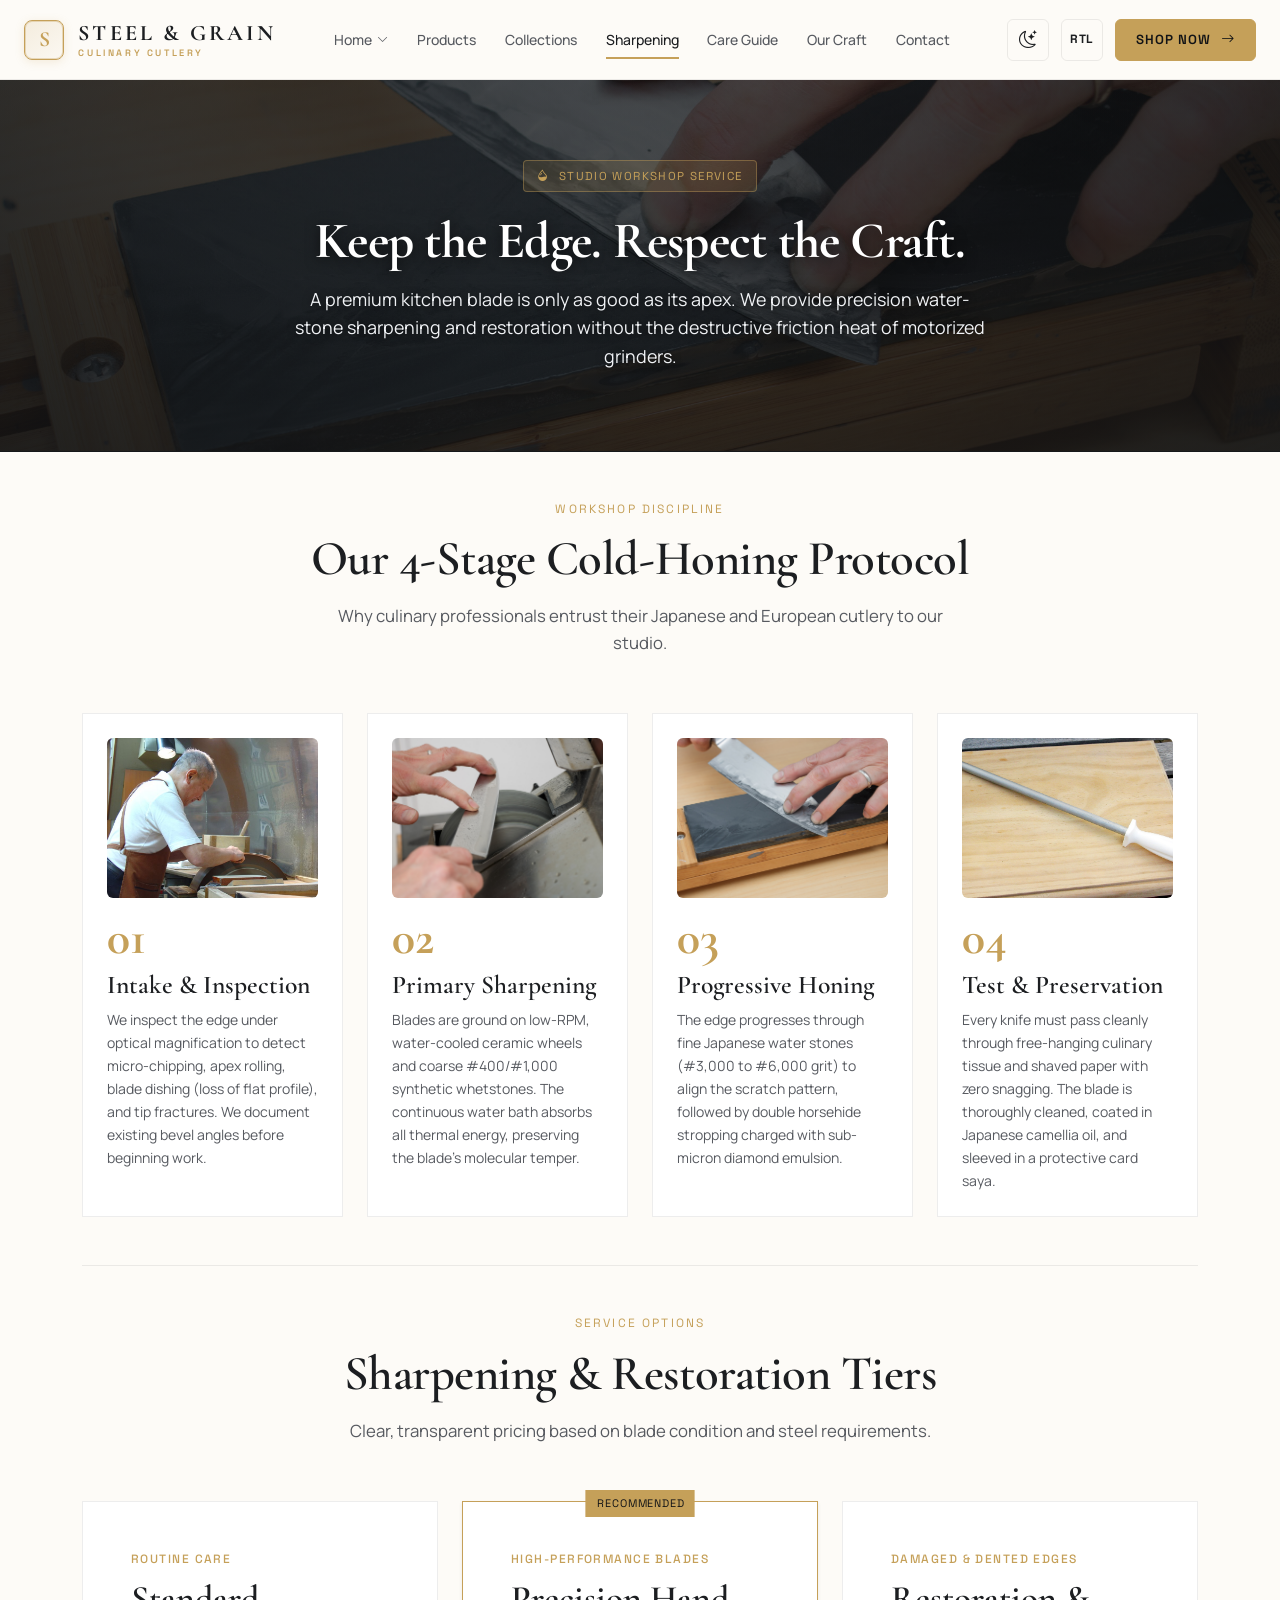
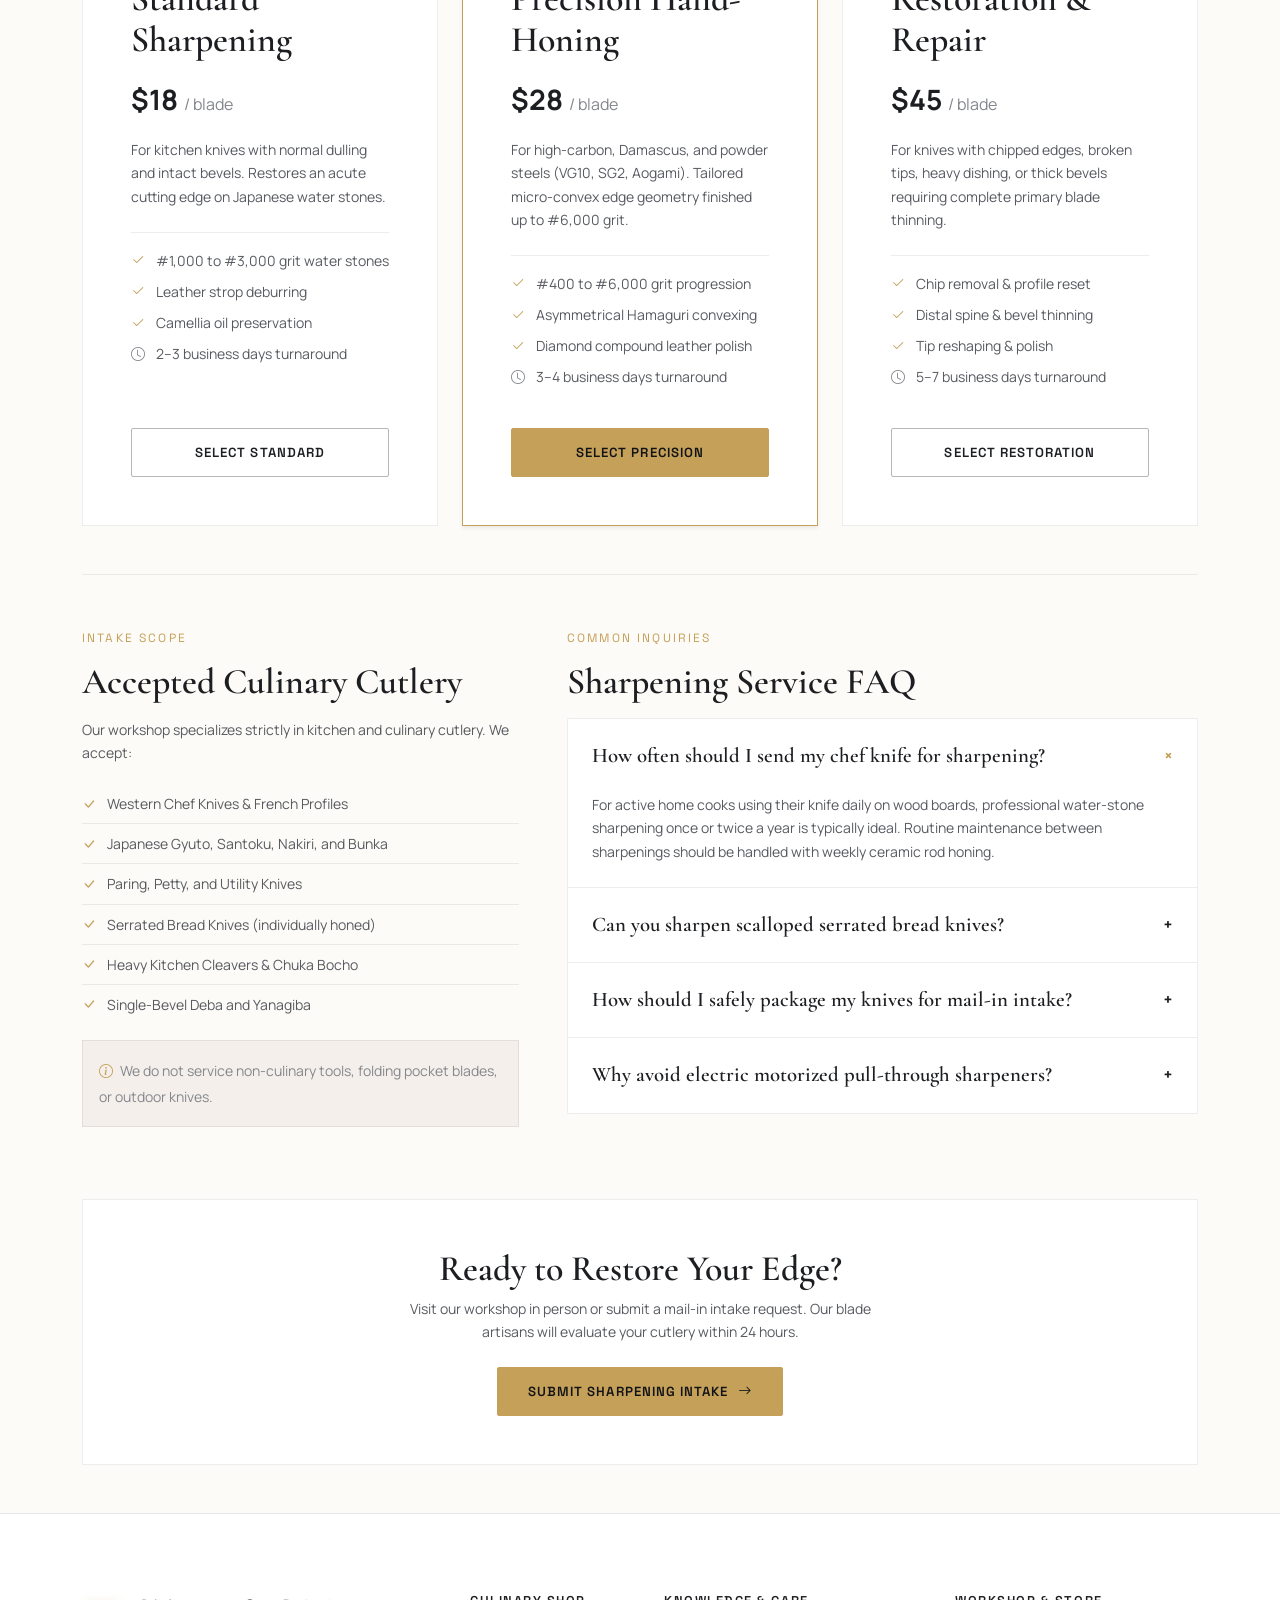
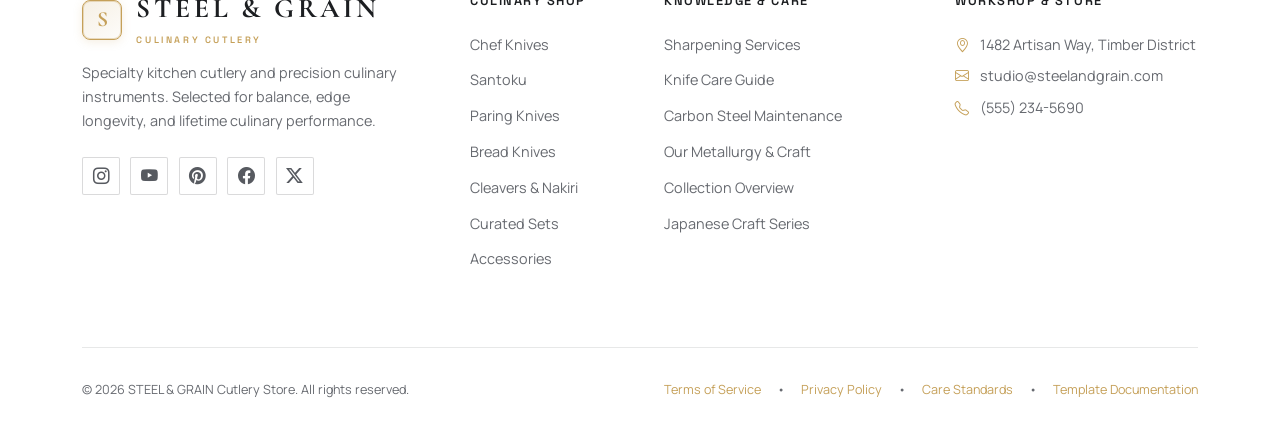
<file: sharpening.html>
<!DOCTYPE html>
<html lang="en" data-theme="light">
<head>
  <meta charset="UTF-8">
  <meta name="viewport" content="width=device-width, initial-scale=1.0">
  <title>Professional Knife Sharpening Services - STEEL & GRAIN</title>
  <meta name="description" content="Workshop knife sharpening on cold Japanese water stones. Routine edge maintenance, precision micro-bevels, and blade restoration.">
  <meta name="keywords" content="knife sharpening service, water stone sharpening, japanese knife restoration, chef knife sharpening">

  <!-- Open Graph Metadata -->
  <meta property="og:title" content="STEEL & GRAIN - Professional Sharpening Services">
  <meta property="og:description" content="Keep the Edge. Respect the Craft. Cold water-stone sharpening and restoration without temper-destroying heat.">
  <meta property="og:image" content="assets/images/sharpening/whetstone-sharpening.jpg">
  <meta property="og:type" content="website">

  <!-- Favicon -->
  <link rel="icon" type="image/svg+xml" href="assets/images/favicon.svg">
  <link rel="icon" type="image/png" sizes="32x32" href="assets/images/favicon-32x32.png">
  <link rel="apple-touch-icon" sizes="180x180" href="assets/images/apple-touch-icon.png">

  <!-- Stylesheets -->
  <link rel="stylesheet" href="assets/css/bootstrap.min.css">
  <link rel="stylesheet" href="assets/css/style.css">
</head>
<body>

  <!-- ==========================================================================
       HEADER & MANDATORY NAVBAR
       ========================================================================== -->
  <header class="site-header" id="siteHeader">
    <div class="navbar-container">
      <a href="index.html" class="brand-logo" aria-label="STEEL & GRAIN Home">
        <div class="brand-symbol">S</div>
        <div class="brand-text">
          <span class="brand-title">STEEL & GRAIN</span>
          <span class="brand-sub">CULINARY CUTLERY</span>
        </div>
      </a>

      <nav class="d-none d-xl-block" aria-label="Main Navigation">
        <ul class="desktop-nav">
          <li class="nav-item">
            <a href="index.html" class="nav-link-custom" aria-haspopup="true" aria-expanded="false">
              Home <i class="bi bi-chevron-down"></i>
            </a>
            <div class="nav-dropdown">
              <a href="index.html" class="dropdown-link">
                <span>Home 1 &mdash; Brand Showcase</span>
                <span class="dropdown-tag">Default</span>
              </a>
              <a href="home-2.html" class="dropdown-link">
                <span>Home 2 &mdash; Inside the Craft</span>
                <span class="dropdown-tag">Editorial</span>
              </a>
            </div>
          </li>

          <!-- Products -->
          <li class="nav-item"><a href="products.html" class="nav-link-custom">Products</a></li>

          <li class="nav-item"><a href="collections.html" class="nav-link-custom">Collections</a></li>
          <li class="nav-item"><a href="sharpening.html" class="nav-link-custom active">Sharpening</a></li>
          <li class="nav-item"><a href="care-guide.html" class="nav-link-custom">Care Guide</a></li>
          <li class="nav-item"><a href="our-craft.html" class="nav-link-custom">Our Craft</a></li>
          <li class="nav-item"><a href="contact.html" class="nav-link-custom">Contact</a></li>
        </ul>
      </nav>

      <div class="header-actions">
        <button type="button" class="theme-toggle-btn" id="themeToggle" aria-label="Toggle Dark/Light Mode">
          <i class="bi bi-moon-stars"></i>
        </button>
        <button type="button" class="rtl-toggle-btn" id="rtlToggle" aria-label="Toggle RTL/LTR Direction">RTL</button>

        <a href="products.html" class="btn btn-brass d-none d-sm-inline-flex">
          <span>Shop Now</span>
          <i class="bi bi-arrow-right"></i>
        </a>

        <button type="button" class="mobile-nav-toggle" id="mobileNavToggle" aria-label="Toggle Mobile Navigation" aria-expanded="false">
          <i class="bi bi-list"></i>
        </button>
      </div>
    </div>
  </header>

  <!-- Mobile Navigation Drawer -->
  <div class="mobile-nav-drawer" id="mobileNavDrawer">
    <div class="mobile-nav-content-wrap">
      <div class="mobile-nav-body">
        <ul class="mobile-nav-list">
          <!-- Home -->
          <li class="mobile-nav-item">
            <a href="#" class="mobile-nav-link mobile-dropdown-toggle">
              <span>Home</span>
              <i class="bi bi-chevron-down"></i>
            </a>
            <ul class="mobile-subnav">
              <li>
                <a href="index.html" class="mobile-subnav-link">
                  <span>Home 1 &mdash; Brand Showcase</span>
                  <span class="dropdown-tag">Default</span>
                </a>
              </li>
              <li>
                <a href="home-2.html" class="mobile-subnav-link">
                  <span>Home 2 &mdash; Inside the Craft</span>
                  <span class="dropdown-tag">Editorial</span>
                </a>
              </li>
            </ul>
          </li>

          <!-- Products -->
          <li class="mobile-nav-item"><a href="products.html" class="mobile-nav-link">Products</a></li>

          <li class="mobile-nav-item"><a href="collections.html" class="mobile-nav-link">Collections</a></li>
          <li class="mobile-nav-item"><a href="sharpening.html" class="mobile-nav-link">Sharpening</a></li>
          <li class="mobile-nav-item"><a href="care-guide.html" class="mobile-nav-link">Care Guide</a></li>
          <li class="mobile-nav-item"><a href="our-craft.html" class="mobile-nav-link">Our Craft</a></li>
          <li class="mobile-nav-item"><a href="contact.html" class="mobile-nav-link">Contact</a></li>
        </ul>
      </div>

      <!-- Navbar Actions inside Menu Drawer (Exact same as Navbar, not extra) -->
      <div class="mobile-drawer-footer pt-4 border-top border-subtle d-flex align-items-center gap-2">
        <button type="button" class="theme-toggle-btn" aria-label="Toggle Dark/Light Mode">
          <i class="bi bi-moon-stars"></i>
        </button>
        <button type="button" class="rtl-toggle-btn" aria-label="Toggle RTL/LTR Direction">RTL</button>
        <a href="products.html" class="btn btn-brass flex-grow-1">
          <span>Shop Now</span>
          <i class="bi bi-arrow-right"></i>
        </a>
      </div>
    </div>
  </div>

  <!-- ==========================================================================
       STANDARDIZED PAGE HERO WITH RELEVANT SHARPENING BACKGROUND
       ========================================================================== -->
  <section class="page-hero">
    <img src="assets/images/sharpening/whetstone-sharpening.jpg" alt="Master artisan whetstone sharpening" class="page-hero-bg">
    <div class="page-hero-overlay"></div>
    <div class="page-hero-content">
      <span class="page-hero-badge"><i class="bi bi-droplet-half"></i> Studio Workshop Service</span>
      <h1 class="font-display">Keep the Edge. Respect the Craft.</h1>
      <p class="lead">
        A premium kitchen blade is only as good as its apex. We provide precision water-stone sharpening and restoration without the destructive friction heat of motorized grinders.
      </p>
    </div>
  </section>

  <!-- ==========================================================================
       THE 4-STAGE SHARPENING METHODOLOGY
       ========================================================================== -->
  <main class="py-5">
    <div class="container">
      <div class="section-header text-center">
        <span class="section-eyebrow">Workshop Discipline</span>
        <h2 class="section-title">Our 4-Stage Cold-Honing Protocol</h2>
        <p class="section-subtitle">Why culinary professionals entrust their Japanese and European cutlery to our studio.</p>
      </div>

      <div class="row g-4">
        <!-- 1. Inspection -->
        <div class="col-md-6 col-lg-3">
          <div class="p-4 bg-card-custom border border-subtle h-100 d-flex flex-column">
            <img src="assets/images/craftsmanship/edge-inspection.jpg" alt="Optical edge inspection under loupe" class="rounded mb-3 w-100" style="height: 160px; object-fit: cover;">
            <span class="craft-step-num d-block mb-2">01</span>
            <h4 class="font-display">Intake & Inspection</h4>
            <p class="small text-secondary mb-0">
              We inspect the edge under optical magnification to detect micro-chipping, apex rolling, blade dishing (loss of flat profile), and tip fractures. We document existing bevel angles before beginning work.
            </p>
          </div>
        </div>

        <!-- 2. Sharpening -->
        <div class="col-md-6 col-lg-3">
          <div class="p-4 bg-card-custom border border-subtle h-100 d-flex flex-column">
            <img src="assets/images/craftsmanship/grinding.jpg" alt="Water-cooled ceramic primary sharpening" class="rounded mb-3 w-100" style="height: 160px; object-fit: cover;">
            <span class="craft-step-num d-block mb-2">02</span>
            <h4 class="font-display">Primary Sharpening</h4>
            <p class="small text-secondary mb-0">
              Blades are ground on low-RPM, water-cooled ceramic wheels and coarse #400/#1,000 synthetic whetstones. The continuous water bath absorbs all thermal energy, preserving the blade's molecular temper.
            </p>
          </div>
        </div>

        <!-- 3. Honing -->
        <div class="col-md-6 col-lg-3">
          <div class="p-4 bg-card-custom border border-subtle h-100 d-flex flex-column">
            <img src="assets/images/sharpening/whetstone-sharpening.jpg" alt="Progressive water stone honing" class="rounded mb-3 w-100" style="height: 160px; object-fit: cover;">
            <span class="craft-step-num d-block mb-2">03</span>
            <h4 class="font-display">Progressive Honing</h4>
            <p class="small text-secondary mb-0">
              The edge progresses through fine Japanese water stones (#3,000 to #6,000 grit) to align the scratch pattern, followed by double horsehide stropping charged with sub-micron diamond emulsion.
            </p>
          </div>
        </div>

        <!-- 4. Final Inspection -->
        <div class="col-md-6 col-lg-3">
          <div class="p-4 bg-card-custom border border-subtle h-100 d-flex flex-column">
            <img src="assets/images/sharpening/leather-strop.jpg" alt="Diamond stropping and preservation" class="rounded mb-3 w-100" style="height: 160px; object-fit: cover;">
            <span class="craft-step-num d-block mb-2">04</span>
            <h4 class="font-display">Test & Preservation</h4>
            <p class="small text-secondary mb-0">
              Every knife must pass cleanly through free-hanging culinary tissue and shaved paper with zero snagging. The blade is thoroughly cleaned, coated in Japanese camellia oil, and sleeved in a protective card saya.
            </p>
          </div>
        </div>
      </div>

      <!-- ==========================================================================
           SHARPENING SERVICE TIERS
           ========================================================================== -->
      <div class="mt-5 pt-5 border-top border-subtle" id="tiers">
        <div class="section-header text-center">
          <span class="section-eyebrow">Service Options</span>
          <h2 class="section-title">Sharpening & Restoration Tiers</h2>
          <p class="section-subtitle">Clear, transparent pricing based on blade condition and steel requirements.</p>
        </div>

        <div class="row g-4">
          <!-- Tier 1: Standard -->
          <div class="col-lg-4">
            <div class="p-4 p-md-5 bg-card-custom border border-subtle h-100 d-flex flex-column justify-content-between">
              <div>
                <span class="badge-mono text-brass mb-2 d-block">ROUTINE CARE</span>
                <h3 class="font-display mb-1">Standard Sharpening</h3>
                <div class="font-mono fs-3 fw-bold text-primary my-3">$18 <span class="fs-6 text-muted fw-normal">/ blade</span></div>
                <p class="small text-secondary">
                  For kitchen knives with normal dulling and intact bevels. Restores an acute cutting edge on Japanese water stones.
                </p>
                <ul class="list-unstyled small text-secondary font-mono mt-4 pt-3 border-top border-subtle">
                  <li class="mb-2"><i class="bi bi-check2 text-brass me-2"></i> #1,000 to #3,000 grit water stones</li>
                  <li class="mb-2"><i class="bi bi-check2 text-brass me-2"></i> Leather strop deburring</li>
                  <li class="mb-2"><i class="bi bi-check2 text-brass me-2"></i> Camellia oil preservation</li>
                  <li class="mb-2"><i class="bi bi-clock text-muted me-2"></i> 2&ndash;3 business days turnaround</li>
                </ul>
              </div>
              <a href="contact.html?type=sharpening&tier=Standard" class="btn btn-outline-custom w-100 mt-4">Select Standard</a>
            </div>
          </div>

          <!-- Tier 2: Precision -->
          <div class="col-lg-4">
            <div class="p-4 p-md-5 bg-card-custom border border-brass h-100 d-flex flex-column justify-content-between shadow-sm position-relative">
              <span class="knife-card-badge bg-brass text-dark" style="top: -12px; left: 50%; transform: translateX(-50%);">Recommended</span>
              <div>
                <span class="badge-mono text-brass mb-2 d-block">HIGH-PERFORMANCE BLADES</span>
                <h3 class="font-display mb-1">Precision Hand-Honing</h3>
                <div class="font-mono fs-3 fw-bold text-primary my-3">$28 <span class="fs-6 text-muted fw-normal">/ blade</span></div>
                <p class="small text-secondary">
                  For high-carbon, Damascus, and powder steels (VG10, SG2, Aogami). Tailored micro-convex edge geometry finished up to #6,000 grit.
                </p>
                <ul class="list-unstyled small text-secondary font-mono mt-4 pt-3 border-top border-subtle">
                  <li class="mb-2"><i class="bi bi-check2 text-brass me-2"></i> #400 to #6,000 grit progression</li>
                  <li class="mb-2"><i class="bi bi-check2 text-brass me-2"></i> Asymmetrical Hamaguri convexing</li>
                  <li class="mb-2"><i class="bi bi-check2 text-brass me-2"></i> Diamond compound leather polish</li>
                  <li class="mb-2"><i class="bi bi-clock text-muted me-2"></i> 3&ndash;4 business days turnaround</li>
                </ul>
              </div>
              <a href="contact.html?type=sharpening&tier=Precision" class="btn btn-brass w-100 mt-4">Select Precision</a>
            </div>
          </div>

          <!-- Tier 3: Restoration -->
          <div class="col-lg-4">
            <div class="p-4 p-md-5 bg-card-custom border border-subtle h-100 d-flex flex-column justify-content-between">
              <div>
                <span class="badge-mono text-brass mb-2 d-block">DAMAGED & DENTED EDGES</span>
                <h3 class="font-display mb-1">Restoration & Repair</h3>
                <div class="font-mono fs-3 fw-bold text-primary my-3">$45 <span class="fs-6 text-muted fw-normal">/ blade</span></div>
                <p class="small text-secondary">
                  For knives with chipped edges, broken tips, heavy dishing, or thick bevels requiring complete primary blade thinning.
                </p>
                <ul class="list-unstyled small text-secondary font-mono mt-4 pt-3 border-top border-subtle">
                  <li class="mb-2"><i class="bi bi-check2 text-brass me-2"></i> Chip removal & profile reset</li>
                  <li class="mb-2"><i class="bi bi-check2 text-brass me-2"></i> Distal spine & bevel thinning</li>
                  <li class="mb-2"><i class="bi bi-check2 text-brass me-2"></i> Tip reshaping & polish</li>
                  <li class="mb-2"><i class="bi bi-clock text-muted me-2"></i> 5&ndash;7 business days turnaround</li>
                </ul>
              </div>
              <a href="contact.html?type=sharpening&tier=Restoration" class="btn btn-outline-custom w-100 mt-4">Select Restoration</a>
            </div>
          </div>
        </div>
      </div>

      <!-- ==========================================================================
           ACCEPTED KNIFE TYPES & SERVICE FAQs
           ========================================================================== -->
      <div class="mt-5 pt-5 border-top border-subtle">
        <div class="row g-5">
          <div class="col-lg-5">
            <span class="section-eyebrow">Intake Scope</span>
            <h3 class="font-display mb-3">Accepted Culinary Cutlery</h3>
            <p class="text-secondary small">
              Our workshop specializes strictly in kitchen and culinary cutlery. We accept:
            </p>
            <ul class="list-unstyled font-mono small text-secondary">
              <li class="py-2 border-bottom border-subtle"><i class="bi bi-check-lg text-brass me-2"></i> Western Chef Knives & French Profiles</li>
              <li class="py-2 border-bottom border-subtle"><i class="bi bi-check-lg text-brass me-2"></i> Japanese Gyuto, Santoku, Nakiri, and Bunka</li>
              <li class="py-2 border-bottom border-subtle"><i class="bi bi-check-lg text-brass me-2"></i> Paring, Petty, and Utility Knives</li>
              <li class="py-2 border-bottom border-subtle"><i class="bi bi-check-lg text-brass me-2"></i> Serrated Bread Knives (individually honed)</li>
              <li class="py-2 border-bottom border-subtle"><i class="bi bi-check-lg text-brass me-2"></i> Heavy Kitchen Cleavers & Chuka Bocho</li>
              <li class="py-2"><i class="bi bi-check-lg text-brass me-2"></i> Single-Bevel Deba and Yanagiba</li>
            </ul>
            <div class="p-3 bg-subtle border border-subtle mt-3">
              <span class="font-mono small text-muted"><i class="bi bi-info-circle text-brass me-1"></i> We do not service non-culinary tools, folding pocket blades, or outdoor knives.</span>
            </div>
          </div>

          <div class="col-lg-7">
            <span class="section-eyebrow">Common Inquiries</span>
            <h3 class="font-display mb-3">Sharpening Service FAQ</h3>

            <div class="accordion-custom">
              <div class="accordion-item-custom">
                <button type="button" class="accordion-header-custom active">
                  <span>How often should I send my chef knife for sharpening?</span>
                  <span class="accordion-icon">+</span>
                </button>
                <div class="accordion-body-custom show">
                  <p class="small mb-0">
                    For active home cooks using their knife daily on wood boards, professional water-stone sharpening once or twice a year is typically ideal. Routine maintenance between sharpenings should be handled with weekly ceramic rod honing.
                  </p>
                </div>
              </div>

              <div class="accordion-item-custom">
                <button type="button" class="accordion-header-custom">
                  <span>Can you sharpen scalloped serrated bread knives?</span>
                  <span class="accordion-icon">+</span>
                </button>
                <div class="accordion-body-custom">
                  <p class="small mb-0">
                    Yes. Unlike automated services that grind away serrations, we sharpen each individual gullet (curve) using tapered ceramic stones and diamond slipstones, preserving the wave teeth.
                  </p>
                </div>
              </div>

              <div class="accordion-item-custom">
                <button type="button" class="accordion-header-custom">
                  <span>How should I safely package my knives for mail-in intake?</span>
                  <span class="accordion-icon">+</span>
                </button>
                <div class="accordion-body-custom">
                  <p class="small mb-0">
                    Wrap each knife blade in heavy cardboard or edge guards, secure with tape so the blade cannot shift, roll in bubble wrap, and place inside a sturdy corrugated box. Never send knives loose in padded mailers.
                  </p>
                </div>
              </div>

              <div class="accordion-item-custom">
                <button type="button" class="accordion-header-custom">
                  <span>Why avoid electric motorized pull-through sharpeners?</span>
                  <span class="accordion-icon">+</span>
                </button>
                <div class="accordion-body-custom">
                  <p class="small mb-0">
                    Electric sharpeners remove excessive steel, carve uneven scallops into the heel, and generate rapid friction heat exceeding 450&deg;F. This anneals (softens) the edge, destroying the factory heat treat forever.
                  </p>
                </div>
              </div>
            </div>
          </div>
        </div>
      </div>

      <!-- Service Action Banner -->
      <div class="mt-5 pt-4 text-center">
        <div class="p-5 bg-card-custom border border-subtle">
          <h3 class="font-display mb-2">Ready to Restore Your Edge?</h3>
          <p class="text-secondary small mb-4 mx-auto" style="max-width: 500px;">
            Visit our workshop in person or submit a mail-in intake request. Our blade artisans will evaluate your cutlery within 24 hours.
          </p>
          <a href="contact.html?type=sharpening" class="btn btn-brass">
            <span>Submit Sharpening Intake</span>
            <i class="bi bi-arrow-right"></i>
          </a>
        </div>
      </div>
    </div>
  </main>

  <!-- ==========================================================================
       FOOTER
       ========================================================================== -->
  <footer class="site-footer">
    <div class="container">
      <div class="row g-5">
        <!-- Col 1: Brand -->
        <div class="col-12 col-lg-4">
          <div class="brand-logo mb-3">
            <div class="brand-symbol">S</div>
            <div class="brand-text">
              <span class="brand-title text-white">STEEL & GRAIN</span>
              <span class="brand-sub">CULINARY CUTLERY</span>
            </div>
          </div>
          <p class="text-muted pe-lg-4">
            Specialty kitchen cutlery and precision culinary instruments. Selected for balance, edge longevity, and lifetime culinary performance.
          </p>
          <div class="footer-socials">
            <a href="https://instagram.com" class="footer-social-link" aria-label="Instagram" target="_blank" rel="noopener noreferrer"><i class="bi bi-instagram"></i></a>
            <a href="https://youtube.com" class="footer-social-link" aria-label="YouTube" target="_blank" rel="noopener noreferrer"><i class="bi bi-youtube"></i></a>
            <a href="https://pinterest.com" class="footer-social-link" aria-label="Pinterest" target="_blank" rel="noopener noreferrer"><i class="bi bi-pinterest"></i></a>
            <a href="https://facebook.com" class="footer-social-link" aria-label="Facebook" target="_blank" rel="noopener noreferrer"><i class="bi bi-facebook"></i></a>
            <a href="https://twitter.com" class="footer-social-link" aria-label="X (Twitter)" target="_blank" rel="noopener noreferrer"><i class="bi bi-twitter-x"></i></a>
          </div>
        </div>

        <!-- Col 2: Shop -->
        <div class="col-12 col-md-3 col-lg-2">
          <h4 class="footer-heading">Culinary Shop</h4>
          <ul class="footer-nav">
            <li><a href="products.html?type=chef">Chef Knives</a></li>
            <li><a href="products.html?type=santoku">Santoku</a></li>
            <li><a href="products.html?type=paring">Paring Knives</a></li>
            <li><a href="products.html?type=bread">Bread Knives</a></li>
            <li><a href="products.html?type=cleaver">Cleavers & Nakiri</a></li>
            <li><a href="products.html?type=sets">Curated Sets</a></li>
            <li><a href="products.html?type=accessories">Accessories</a></li>
          </ul>
        </div>

        <!-- Col 3: Expertise -->
        <div class="col-12 col-md-3 col-lg-3">
          <h4 class="footer-heading">Knowledge & Care</h4>
          <ul class="footer-nav">
            <li><a href="sharpening.html">Sharpening Services</a></li>
            <li><a href="care-guide.html">Knife Care Guide</a></li>
            <li><a href="care-details.html">Carbon Steel Maintenance</a></li>
            <li><a href="our-craft.html">Our Metallurgy & Craft</a></li>
            <li><a href="collections.html">Collection Overview</a></li>
            <li><a href="collection-details.html">Japanese Craft Series</a></li>
          </ul>
        </div>

        <!-- Col 4: Contact & Workshop -->
        <div class="col-12 col-md-6 col-lg-3">
          <h4 class="footer-heading">Workshop & Store</h4>
          <p class="mb-2 text-muted"><i class="bi bi-geo-alt me-2 text-brass"></i> 1482 Artisan Way, Timber District</p>
          <p class="mb-2 text-muted"><i class="bi bi-envelope me-2 text-brass"></i> studio@steelandgrain.com</p>
          <p class="mb-3 text-muted"><i class="bi bi-telephone me-2 text-brass"></i> (555) 234-5690</p>
        </div>
      </div>

      <div class="footer-bottom">
        <div class="small text-muted">
          &copy; 2026 STEEL & GRAIN Cutlery Store. All rights reserved.
        </div>
        <div class="d-flex gap-3 small text-muted">
          <a href="contact.html">Terms of Service</a>
          <span>&bull;</span>
          <a href="contact.html">Privacy Policy</a>
          <span>&bull;</span>
          <a href="care-guide.html">Care Standards</a>
          <span>&bull;</span>
          <a href="documentation/index.html">Template Documentation</a>
        </div>
      </div>
    </div>
  </footer>

  <!-- Back to Top Button -->
  <button type="button" class="back-to-top" aria-label="Back to Top">
    <i class="bi bi-arrow-up"></i>
  </button>

  <!-- Scripts -->
  <script src="assets/js/bootstrap.bundle.min.js"></script>
  <script src="assets/js/gsap.min.js"></script>
  <script src="assets/js/ScrollTrigger.min.js"></script>
  <script src="assets/js/main.js"></script>
</body>
</html>
</file>
<file: assets/css/style.css>
/* ==========================================================================
   STEEL & GRAIN - Precision Crafted for the Kitchen
   Master Stylesheet & Design System
   ========================================================================== */

@import url('https://fonts.googleapis.com/css2?family=Cormorant+Garamond:ital,wght@0,400;0,500;0,600;0,700;1,400;1,600&family=Manrope:wght@300;400;500;600;700&family=Space+Grotesk:wght@400;500;600;700&display=swap');
@import url('https://cdn.jsdelivr.net/npm/bootstrap-icons@1.11.3/font/bootstrap-icons.min.css');

/* ==========================================================================
   THEME VARIABLES & DESIGN TOKENS
   ========================================================================== */
:root {
  /* Light Theme (Default) */
  --bg-primary: #FDFBF7;
  --bg-secondary: #F4EFEB;
  --bg-tertiary: #EAE4DC;
  --bg-card: #FFFFFF;
  --bg-surface: #FFFFFF;
  --bg-overlay: rgba(22, 24, 26, 0.7);

  --text-primary: #1C1E21;
  --text-secondary: #575A60;
  --text-muted: #84878D;
  --text-inverse: #FDFBF7;

  --accent-brass: #C5A059;
  --accent-brass-hover: #AF8B45;
  --accent-brass-light: rgba(197, 160, 89, 0.12);
  --accent-walnut: #4A3728;
  --accent-walnut-dark: #2F2117;
  --color-steel: #8C939A;
  --color-steel-light: #E2E6EA;
  --color-charcoal: #22252A;
  --color-graphite: #16181A;

  --border-color: rgba(28, 30, 33, 0.08);
  --border-color-medium: rgba(28, 30, 33, 0.16);
  --border-color-strong: rgba(28, 30, 33, 0.32);

  --footer-bg: #FFFFFF;
  --footer-text: #575A60;
  --footer-title: #1C1E21;
  --footer-link: #676A70;
  --footer-border: rgba(28, 30, 33, 0.1);

  --shadow-sm: 0 2px 6px rgba(0, 0, 0, 0.04);
  --shadow-md: 0 8px 24px rgba(0, 0, 0, 0.06);
  --shadow-lg: 0 16px 40px rgba(0, 0, 0, 0.08);
  --shadow-hover: 0 20px 48px rgba(0, 0, 0, 0.12);

  --font-body: 'Manrope', -apple-system, BlinkMacSystemFont, 'Segoe UI', Roboto, sans-serif;
  --font-display: 'Cormorant Garamond', Georgia, serif;
  --font-mono: 'Space Grotesk', monospace, sans-serif;

  --header-height: 80px;
  --transition-fast: 0.2s cubic-bezier(0.16, 1, 0.3, 1);
  --transition-normal: 0.35s cubic-bezier(0.16, 1, 0.3, 1);
  --transition-slow: 0.6s cubic-bezier(0.16, 1, 0.3, 1);
  --radius-sm: 2px;
  --radius-md: 4px;
  --radius-lg: 6px;
}

[data-theme="dark"] {
  --bg-primary: #121316;
  --bg-secondary: #181A1D;
  --bg-tertiary: #1E2126;
  --bg-card: #181A1E;
  --bg-surface: #22252B;
  --bg-overlay: rgba(5, 6, 8, 0.85);

  --text-primary: #F7F5F0;
  --text-secondary: #B8BCC4;
  --text-muted: #9DA3AC;
  --text-inverse: #1C1E21;

  --accent-brass: #D4B26F;
  --accent-brass-hover: #E2C282;
  --accent-brass-light: rgba(212, 178, 111, 0.14);
  --accent-walnut: #82664E;
  --accent-walnut-dark: #3E2D22;
  --color-steel: #A1A7AE;
  --color-steel-light: #2A2E35;
  --color-charcoal: #EAEBED;
  --color-graphite: #F7F5F0;

  --border-color: rgba(255, 255, 255, 0.08);
  --border-color-medium: rgba(255, 255, 255, 0.15);
  --border-color-strong: rgba(255, 255, 255, 0.28);

  --footer-bg: #16181A;
  --footer-text: #A1A7AE;
  --footer-title: #FFFFFF;
  --footer-link: #8C939A;
  --footer-border: rgba(255, 255, 255, 0.08);

  --shadow-sm: 0 2px 6px rgba(0, 0, 0, 0.3);
  --shadow-md: 0 8px 24px rgba(0, 0, 0, 0.4);
  --shadow-lg: 0 16px 40px rgba(0, 0, 0, 0.5);
  --shadow-hover: 0 20px 48px rgba(0, 0, 0, 0.6);
}

/* ==========================================================================
   RESET & BASE TYPOGRAPHY
   ========================================================================== */
*, *::before, *::after {
  box-sizing: border-box;
}

html {
  font-size: 16px;
  scroll-behavior: smooth;
  -webkit-font-smoothing: antialiased;
  -moz-osx-font-smoothing: grayscale;
  overflow-x: clip;
  max-width: 100vw;
  width: 100%;
}

body {
  margin: 0;
  padding-top: var(--header-height);
  font-family: var(--font-body);
  font-size: 1rem;
  line-height: 1.65;
  color: var(--text-primary);
  background-color: var(--bg-primary);
  transition: background-color var(--transition-normal), color var(--transition-normal);
  overflow-x: clip;
  max-width: 100vw;
  width: 100%;
}

body.page-coming-soon,
body:not(:has(.site-header)) {
  padding-top: 0 !important;
}

h1, h2, h3, h4, h5, h6,
.font-display {
  font-family: var(--font-display);
  font-weight: 600;
  line-height: 1.15;
  color: var(--text-primary);
  margin-top: 0;
}

h1, .h1 { font-size: clamp(2.4rem, 5vw, 4.2rem); letter-spacing: -0.015em; }
h2, .h2 { font-size: clamp(2rem, 3.8vw, 3.2rem); letter-spacing: -0.01em; }
h3, .h3 { font-size: clamp(1.6rem, 2.8vw, 2.3rem); }
h4, .h4 { font-size: clamp(1.3rem, 2vw, 1.7rem); }
h5, .h5 { font-size: 1.2rem; }
h6, .h6 { font-size: 1rem; letter-spacing: 0.05em; text-transform: uppercase; }

p {
  margin-bottom: 1.25rem;
  color: var(--text-secondary);
}

p.lead {
  font-size: 1.15rem;
  line-height: 1.75;
  color: var(--text-primary);
  font-weight: 400;
}

a {
  color: var(--accent-brass);
  text-decoration: none;
  transition: color var(--transition-fast), border-color var(--transition-fast);
}

a:hover {
  color: var(--accent-brass-hover);
}

img, video {
  max-width: 100%;
  height: auto;
  display: block;
}

/* Technical / Mono micro labels */
.badge-mono,
.tech-label,
.label-caps {
  font-family: var(--font-mono);
  font-size: 0.75rem;
  letter-spacing: 0.12em;
  text-transform: uppercase;
  font-weight: 500;
}

.text-brass { color: var(--accent-brass) !important; }
.text-walnut { color: var(--accent-walnut) !important; }
.bg-brass { background-color: var(--accent-brass) !important; color: #121316 !important; }
.bg-subtle { background-color: var(--bg-secondary) !important; }
.bg-surface { background-color: var(--bg-surface) !important; }
.bg-card-custom { background-color: var(--bg-card) !important; }

/* Text utility overrides for robust theme contrast */
.text-muted { color: var(--text-muted) !important; }
.text-secondary { color: var(--text-secondary) !important; }
.text-primary { color: var(--text-primary) !important; }

.form-privacy-note {
  color: var(--text-secondary);
  font-size: 0.78rem;
  letter-spacing: 0.02em;
}

[data-theme="dark"] .form-privacy-note {
  color: #B8BCC4 !important;
}

/* Hairline dividers & borders */
.border-subtle { border-color: var(--border-color) !important; }
.border-brass { border-color: var(--accent-brass) !important; }

.divider-fine {
  width: 100%;
  height: 1px;
  background-color: var(--border-color);
  margin: 3rem 0;
}

.divider-brass {
  width: 60px;
  height: 2px;
  background-color: var(--accent-brass);
  margin: 1.5rem 0;
}

/* ==========================================================================
   BUTTONS & CTAs
   ========================================================================== */
.btn {
  font-family: var(--font-mono);
  font-size: 0.825rem;
  font-weight: 600;
  letter-spacing: 0.08em;
  text-transform: uppercase;
  padding: 0.85rem 1.85rem;
  border-radius: var(--radius-sm);
  display: inline-flex;
  align-items: center;
  justify-content: center;
  gap: 0.6rem;
  transition: all var(--transition-normal);
  cursor: pointer;
  border: 1px solid transparent;
  position: relative;
  overflow: hidden;
}

.btn-brass {
  background-color: var(--accent-brass);
  color: #121316;
  border-color: var(--accent-brass);
}

.btn-brass:hover {
  background-color: var(--accent-brass-hover);
  color: #121316;
  border-color: var(--accent-brass-hover);
  transform: translateY(-2px);
  box-shadow: 0 6px 18px rgba(197, 160, 89, 0.3);
}

.btn-outline-brass {
  background-color: transparent;
  color: var(--accent-brass);
  border-color: var(--accent-brass);
}

.btn-outline-brass:hover {
  background-color: var(--accent-brass);
  color: #121316;
  transform: translateY(-2px);
}

.btn-charcoal {
  background-color: var(--color-charcoal);
  color: var(--text-inverse);
  border-color: var(--color-charcoal);
}

.btn-charcoal:hover {
  background-color: var(--color-graphite);
  color: var(--text-inverse);
  transform: translateY(-2px);
  box-shadow: var(--shadow-md);
}

.btn-outline-custom {
  background-color: transparent;
  color: var(--text-primary);
  border-color: var(--border-color-strong);
}

.btn-outline-custom:hover {
  background-color: var(--bg-tertiary);
  color: var(--text-primary);
  border-color: var(--text-primary);
  transform: translateY(-2px);
}

.btn-sm-custom {
  padding: 0.55rem 1.25rem;
  font-size: 0.75rem;
}

.btn-lg-custom {
  padding: 1.1rem 2.4rem;
  font-size: 0.9rem;
}

.link-arrow {
  display: inline-flex;
  align-items: center;
  gap: 0.5rem;
  font-family: var(--font-mono);
  font-size: 0.8rem;
  letter-spacing: 0.08em;
  text-transform: uppercase;
  color: var(--accent-brass);
  font-weight: 600;
  transition: gap var(--transition-fast);
}

.link-arrow:hover {
  gap: 0.85rem;
  color: var(--accent-brass-hover);
}

/* ==========================================================================
   NAVIGATION BAR (MANDATORY NAVBAR - FIXED STICKY ON SCROLL)
   ========================================================================== */
.site-header {
  position: fixed;
  top: 0;
  left: 0;
  right: 0;
  width: 100%;
  height: var(--header-height);
  background-color: var(--bg-primary);
  border-bottom: 1px solid var(--border-color);
  z-index: 1030;
  transition: background-color var(--transition-normal), box-shadow var(--transition-normal), border-color var(--transition-normal);
}

.site-header.scrolled {
  background-color: rgba(253, 251, 247, 0.95);
  backdrop-filter: blur(14px);
  -webkit-backdrop-filter: blur(14px);
  box-shadow: 0 4px 20px rgba(0, 0, 0, 0.08);
}

[data-theme="dark"] .site-header.scrolled {
  background-color: rgba(18, 19, 22, 0.95);
  box-shadow: 0 4px 20px rgba(0, 0, 0, 0.4);
}

.navbar-container {
  display: flex;
  align-items: center;
  justify-content: space-between;
  height: 100%;
  padding: 0 1.5rem;
  max-width: 1440px;
  margin: 0 auto;
}

/* Logo */
.brand-logo {
  display: inline-flex;
  align-items: center;
  gap: 0.9rem;
  text-decoration: none;
  color: var(--text-primary);
  transition: all var(--transition-fast);
}

.brand-logo:hover {
  opacity: 0.95;
  color: var(--text-primary);
}

.brand-symbol {
  width: 40px;
  height: 40px;
  border: 1.5px solid var(--accent-brass);
  border-radius: 8px;
  display: flex;
  align-items: center;
  justify-content: center;
  color: var(--accent-brass);
  background: linear-gradient(145deg, rgba(197, 160, 89, 0.16) 0%, rgba(197, 160, 89, 0.03) 100%);
  font-family: var(--font-display);
  font-weight: 700;
  font-size: 1.35rem;
  line-height: 1;
  box-shadow: inset 0 0 0 1px rgba(197, 160, 89, 0.35), 0 2px 10px rgba(197, 160, 89, 0.18);
  transition: all var(--transition-normal);
  position: relative;
  flex-shrink: 0;
  text-align: center;
}

[data-theme="dark"] .brand-symbol {
  background: linear-gradient(145deg, rgba(212, 178, 111, 0.22) 0%, rgba(24, 26, 30, 0.8) 100%);
  box-shadow: inset 0 0 0 1px rgba(212, 178, 111, 0.4), 0 2px 12px rgba(0, 0, 0, 0.5);
}

.brand-logo:hover .brand-symbol {
  transform: translateY(-2px);
  border-color: var(--accent-brass-hover);
  box-shadow: inset 0 0 0 1px var(--accent-brass), 0 4px 16px rgba(197, 160, 89, 0.35);
}

.brand-text {
  display: flex;
  flex-direction: column;
  justify-content: center;
  line-height: 1;
}

.brand-title {
  font-family: var(--font-display);
  font-size: 1.38rem;
  font-weight: 700;
  letter-spacing: 0.14em;
  text-transform: uppercase;
  line-height: 1.1;
  color: var(--text-primary);
  margin: 0;
  white-space: nowrap;
}

.brand-sub {
  font-family: var(--font-mono);
  font-size: 0.58rem;
  font-weight: 600;
  letter-spacing: 0.28em;
  text-transform: uppercase;
  color: var(--accent-brass);
  margin-top: 4px;
  line-height: 1;
  white-space: nowrap;
}

/* Desktop Navigation Menu */
.desktop-nav {
  display: flex;
  align-items: center;
  gap: 1.8rem;
  list-style: none;
  margin: 0;
  padding: 0;
}

.nav-item {
  position: relative;
}

.nav-link-custom {
  font-family: var(--font-body);
  font-size: 0.875rem;
  font-weight: 500;
  color: var(--text-secondary);
  text-decoration: none;
  padding: 0.5rem 0;
  display: inline-flex;
  align-items: center;
  gap: 0.35rem;
  position: relative;
  transition: color var(--transition-fast);
}

.nav-link-custom:hover,
.nav-link-custom.active {
  color: var(--text-primary);
}

.nav-link-custom.active::after {
  content: '';
  position: absolute;
  bottom: 0;
  left: 0;
  width: 100%;
  height: 2px;
  background-color: var(--accent-brass);
}

.nav-link-custom i.bi-chevron-down {
  font-size: 0.7rem;
  transition: transform var(--transition-fast);
}

.nav-item:hover .nav-link-custom i.bi-chevron-down {
  transform: rotate(180deg);
}

/* Dropdown Menu */
.nav-dropdown {
  position: absolute;
  top: 100%;
  left: 0;
  min-width: 220px;
  background-color: var(--bg-card);
  border: 1px solid var(--border-color-medium);
  box-shadow: var(--shadow-lg);
  padding: 0.75rem 0;
  border-radius: var(--radius-sm);
  opacity: 0;
  visibility: hidden;
  transform: translateY(10px);
  transition: all var(--transition-normal);
  z-index: 1000;
}

.nav-dropdown::before {
  content: '';
  position: absolute;
  top: -16px;
  left: 0;
  width: 100%;
  height: 16px;
}

.nav-dropdown.dropdown-wide {
  min-width: 320px;
  display: grid;
  grid-template-columns: 1fr;
  padding: 1rem 0;
}

.nav-item:hover > .nav-dropdown {
  opacity: 1;
  visibility: visible;
  transform: translateY(0);
}

.dropdown-link {
  display: flex;
  align-items: center;
  justify-content: space-between;
  padding: 0.6rem 1.25rem;
  color: var(--text-secondary);
  font-size: 0.85rem;
  font-weight: 500;
  text-decoration: none;
  transition: all var(--transition-fast);
}

.dropdown-link:hover {
  background-color: var(--bg-secondary);
  color: var(--accent-brass);
  padding-left: 1.5rem;
}

.dropdown-tag {
  font-family: var(--font-mono);
  font-size: 0.65rem;
  padding: 2px 6px;
  background-color: var(--bg-secondary);
  color: var(--text-muted);
  border-radius: 2px;
}

/* Header Actions (Theme Toggle & CTA) - Unified Height & Radius */
.header-actions {
  display: flex;
  align-items: center;
  gap: 0.75rem;
}

.theme-toggle-btn,
.rtl-toggle-btn,
.mobile-nav-toggle,
.header-actions .btn {
  height: 42px !important;
  min-height: 42px !important;
  border-radius: 6px !important;
  box-sizing: border-box;
}

.theme-toggle-btn {
  background: transparent;
  border: 1px solid var(--border-color);
  width: 42px !important;
  min-width: 42px !important;
  display: inline-flex;
  align-items: center;
  justify-content: center;
  color: var(--text-primary);
  cursor: pointer;
  padding: 0 !important;
  transition: all var(--transition-fast);
}

.theme-toggle-btn:hover {
  border-color: var(--accent-brass);
  color: var(--accent-brass);
  background-color: var(--bg-secondary);
}

.theme-toggle-btn i {
  font-size: 1.1rem;
}

.rtl-toggle-btn {
  background: transparent;
  border: 1px solid var(--border-color);
  width: 42px !important;
  min-width: 42px !important;
  display: inline-flex;
  align-items: center;
  justify-content: center;
  color: var(--text-primary);
  font-family: var(--font-mono);
  font-size: 0.75rem;
  font-weight: 700;
  letter-spacing: 0.06em;
  cursor: pointer;
  padding: 0 !important;
  transition: all var(--transition-fast);
  user-select: none;
}

.rtl-toggle-btn:hover,
.rtl-toggle-btn.active {
  border-color: var(--accent-brass);
  color: var(--accent-brass);
  background-color: var(--bg-secondary);
}

.header-actions .btn {
  padding: 0 1.25rem !important;
  display: inline-flex;
  align-items: center;
  justify-content: center;
  line-height: 42px;
}

/* Mobile Hamburger Button */
.mobile-nav-toggle {
  display: none;
  background: transparent;
  border: 1px solid var(--border-color);
  width: 42px !important;
  min-width: 42px !important;
  color: var(--text-primary);
  font-size: 1.35rem;
  cursor: pointer;
  align-items: center;
  justify-content: center;
  padding: 0 !important;
  transition: all var(--transition-fast);
}

.mobile-nav-toggle:hover {
  border-color: var(--accent-brass);
  color: var(--accent-brass);
  background-color: var(--bg-secondary);
}

.mobile-nav-toggle:hover {
  border-color: var(--accent-brass);
  color: var(--accent-brass);
}

/* Mobile Drawer */
.mobile-nav-drawer {
  position: fixed;
  top: var(--header-height);
  left: 0;
  width: 100%;
  max-width: 100vw;
  height: calc(100vh - var(--header-height));
  background-color: var(--bg-card);
  border-top: 1px solid var(--border-color);
  padding: 1.25rem 1.75rem 3rem 1.25rem;
  overflow-y: auto;
  overflow-x: hidden;
  transform: translateX(-100%);
  transition: transform var(--transition-normal);
  z-index: 1010;
  display: flex;
  flex-direction: column;
  scrollbar-width: none !important;
  -ms-overflow-style: none !important;
}

.mobile-nav-drawer::-webkit-scrollbar,
.mobile-nav-drawer *::-webkit-scrollbar {
  display: none !important;
  width: 0 !important;
  height: 0 !important;
  background: transparent !important;
}

.mobile-nav-drawer.active {
  transform: translateX(0);
}

.mobile-nav-content-wrap {
  max-width: 680px;
  margin: 0 auto;
  width: 100%;
  display: flex;
  flex-direction: column;
  min-height: 100%;
  justify-content: space-between;
  overflow-x: hidden;
  padding-right: 0.5rem;
}

.mobile-drawer-footer {
  width: 100%;
  max-width: 100%;
  box-sizing: border-box;
  display: flex;
  align-items: center;
  gap: 0.75rem;
}

.mobile-drawer-footer .theme-toggle-btn,
.mobile-drawer-footer .rtl-toggle-btn {
  width: 42px !important;
  height: 42px !important;
  min-width: 42px !important;
  min-height: 42px !important;
  border-radius: 6px !important;
  display: inline-flex !important;
  align-items: center !important;
  justify-content: center !important;
  flex-shrink: 0;
}

.mobile-drawer-footer .btn {
  height: 42px !important;
  min-height: 42px !important;
  line-height: 42px !important;
  border-radius: 6px !important;
  display: inline-flex !important;
  align-items: center !important;
  justify-content: center !important;
  padding: 0 1.25rem !important;
  white-space: nowrap;
}

.mobile-nav-list {
  list-style: none;
  padding: 0;
  margin: 0;
  width: 100%;
}

.mobile-nav-item {
  border-bottom: 1px solid var(--border-color);
  width: 100%;
}

.mobile-nav-link {
  display: flex;
  align-items: center;
  justify-content: space-between;
  padding: 1rem 0;
  font-size: 1.1rem;
  font-family: var(--font-display);
  font-weight: 600;
  color: var(--text-primary);
  text-decoration: none;
  min-width: 0;
  word-break: break-word;
  transition: color var(--transition-fast);
}

.mobile-nav-link:hover,
.mobile-nav-link.active {
  color: var(--accent-brass) !important;
}

.mobile-nav-link.active i.bi-chevron-down {
  color: var(--accent-brass);
}

.mobile-subnav {
  list-style: none;
  padding: 0.5rem 0 1rem 0.5rem;
  margin: 0;
  display: none;
  width: 100%;
}

.mobile-subnav.show {
  display: block;
}

.mobile-subnav-link {
  display: flex;
  align-items: center;
  justify-content: space-between;
  gap: 0.5rem;
  padding: 0.55rem 0.6rem;
  font-size: 0.9rem;
  color: var(--text-secondary);
  text-decoration: none;
  border-radius: var(--radius-sm);
  transition: all var(--transition-fast);
  min-width: 0;
}

.mobile-subnav-link span:first-child {
  min-width: 0;
  overflow: hidden;
  text-overflow: ellipsis;
}

.mobile-subnav-link .dropdown-tag {
  flex-shrink: 0;
  white-space: nowrap;
}

.mobile-subnav-link:hover,
.mobile-subnav-link.active {
  color: var(--accent-brass) !important;
  background-color: var(--accent-brass-light);
  font-weight: 600;
  padding-left: 0.85rem;
}

[dir="rtl"] .mobile-subnav-link:hover,
[dir="rtl"] .mobile-subnav-link.active {
  padding-left: 0.6rem;
  padding-right: 0.85rem;
}

.mobile-subnav-link.active .dropdown-tag {
  background-color: var(--accent-brass);
  color: #121316;
}

/* ==========================================================================
   HERO SECTIONS
   ========================================================================== */
.hero-editorial {
  position: relative;
  min-height: calc(100vh - var(--header-height));
  display: flex;
  align-items: center;
  background-color: var(--bg-primary);
  overflow: hidden;
  padding: 4rem 0;
}

.hero-bg-overlay {
  position: absolute;
  top: 0;
  left: 0;
  width: 100%;
  height: 100%;
  object-fit: cover;
  opacity: 0.32;
  filter: contrast(108%) brightness(0.98);
  pointer-events: none;
}

[data-theme="dark"] .hero-bg-overlay {
  opacity: 0.40;
  filter: contrast(112%) brightness(0.92);
}

.hero-indicators {
  display: flex;
  align-items: center;
  gap: 0.75rem;
  flex-wrap: wrap;
  margin-bottom: 1.5rem;
}

.hero-pill {
  display: inline-flex;
  align-items: center;
  gap: 0.5rem;
  padding: 0.35rem 0.85rem;
  background-color: var(--accent-brass-light);
  border: 1px solid rgba(197, 160, 89, 0.3);
  color: var(--accent-brass);
  font-family: var(--font-mono);
  font-size: 0.725rem;
  letter-spacing: 0.12em;
  text-transform: uppercase;
  border-radius: var(--radius-sm);
}

.hero-image-frame {
  position: relative;
  border: 1px solid var(--border-color);
  padding: 12px;
  background-color: var(--bg-card);
  box-shadow: var(--shadow-lg);
  border-radius: var(--radius-sm);
}

.hero-image-frame img {
  width: 100%;
  height: auto;
  aspect-ratio: 4/3;
  object-fit: cover;
}

.hero-image-tag {
  position: absolute;
  bottom: 24px;
  right: 24px;
  background-color: #16181A;
  color: #FFFFFF;
  padding: 0.75rem 1.25rem;
  border-left: 2px solid var(--accent-brass);
  font-family: var(--font-mono);
  font-size: 0.75rem;
}

[data-theme="dark"] .hero-image-tag {
  background-color: #181A1D;
  color: #FFFFFF;
  border-left-color: var(--accent-brass);
}

/* Home 2 Split Hero */
.hero-split {
  min-height: calc(100vh - var(--header-height));
  display: flex;
  align-items: stretch;
  border-bottom: 1px solid var(--border-color);
}

.hero-split-left {
  flex: 1;
  padding: 6rem 4rem;
  display: flex;
  flex-direction: column;
  justify-content: center;
  background-color: var(--bg-primary);
  border-right: 1px solid var(--border-color);
}

.hero-split-right {
  flex: 1;
  position: relative;
  background-color: var(--color-graphite);
  overflow: hidden;
}

.hero-split-right img {
  width: 100%;
  height: 100%;
  object-fit: cover;
  filter: contrast(105%);
}

.split-overlay-card {
  position: absolute;
  bottom: 3rem;
  left: 3rem;
  right: 3rem;
  background: rgba(22, 24, 26, 0.88);
  backdrop-filter: blur(12px);
  border: 1px solid rgba(255, 255, 255, 0.15);
  padding: 1.75rem;
  color: #FFFFFF;
}

/* ==========================================================================
   EDITORIAL SECTION HEADINGS & CURATED LINES ALIGNMENT
   ========================================================================== */
.section-header {
  margin-bottom: 3.5rem;
}

.section-header.text-center,
.curated-lines-section .section-header {
  max-width: 760px;
  margin-left: auto;
  margin-right: auto;
  text-align: center;
  display: flex;
  flex-direction: column;
  align-items: center;
}

.section-eyebrow {
  font-family: var(--font-mono);
  font-size: 0.75rem;
  letter-spacing: 0.18em;
  text-transform: uppercase;
  color: var(--accent-brass);
  margin-bottom: 0.75rem;
  display: inline-block;
  text-align: center;
}

.section-title {
  margin-bottom: 1rem;
  text-align: inherit;
  width: 100%;
}

.section-subtitle {
  font-size: 1.05rem;
  color: var(--text-secondary);
  line-height: 1.6;
  max-width: 660px;
  margin: 0 auto;
  text-align: center;
}

/* ==========================================================================
   STANDARDIZED PAGE HERO FOR INNER PAGES
   Consistent height, responsive padding, content-matched background image
   ========================================================================== */
.page-hero {
  position: relative;
  min-height: 360px;
  display: flex;
  align-items: center;
  justify-content: center;
  background-color: var(--color-graphite);
  color: #FFFFFF;
  overflow: hidden;
  padding: 5rem 1.5rem;
  border-bottom: 1px solid var(--border-color);
  text-align: center;
}

.page-hero-bg {
  position: absolute;
  top: 0;
  left: 0;
  width: 100%;
  height: 100%;
  object-fit: cover;
  object-position: center;
  opacity: 0.72;
  filter: contrast(110%) brightness(0.95);
  pointer-events: none;
  z-index: 1;
}

.page-hero-overlay {
  position: absolute;
  top: 0;
  left: 0;
  width: 100%;
  height: 100%;
  background: linear-gradient(180deg, rgba(16, 18, 20, 0.42) 0%, rgba(16, 18, 20, 0.68) 100%),
              radial-gradient(circle at center, rgba(16, 18, 20, 0.25) 0%, rgba(16, 18, 20, 0.65) 100%);
  z-index: 2;
  pointer-events: none;
}

.page-hero-content {
  position: relative;
  z-index: 3;
  max-width: 820px;
  margin: 0 auto;
}

.page-hero-content h1 {
  color: #FFFFFF !important;
  font-family: var(--font-display);
  font-size: clamp(2.2rem, 4vw, 3.2rem);
  font-weight: 700;
  line-height: 1.15;
  margin-bottom: 0.85rem;
  text-shadow: 0 2px 14px rgba(0, 0, 0, 0.65);
}

.page-hero-content p.lead {
  color: #F0F2F5 !important;
  font-size: 1.12rem;
  line-height: 1.6;
  max-width: 700px;
  margin: 0 auto;
  text-shadow: 0 1px 8px rgba(0, 0, 0, 0.6);
}

.page-hero-badge {
  display: inline-flex;
  align-items: center;
  gap: 0.5rem;
  padding: 0.35rem 0.85rem;
  background: rgba(197, 160, 89, 0.15);
  border: 1px solid rgba(197, 160, 89, 0.4);
  color: var(--accent-brass);
  font-family: var(--font-mono);
  font-size: 0.72rem;
  letter-spacing: 0.12em;
  text-transform: uppercase;
  border-radius: 4px;
  margin-bottom: 1.25rem;
}

/* ==========================================================================
   HOME 2: DISTINCT EDITORIAL ATELIER HERO
   Full-bleed immersive dark canvas, artisanal typography, specs matrix
   ========================================================================== */
.hero-atelier {
  position: relative;
  min-height: calc(100vh - var(--header-height));
  background-color: var(--color-graphite);
  color: #FFFFFF;
  padding: 5rem 0 4rem;
  display: flex;
  align-items: center;
  overflow: hidden;
  border-bottom: 1px solid rgba(255, 255, 255, 0.1);
}

.hero-atelier-bg {
  position: absolute;
  top: 0;
  left: 0;
  width: 100%;
  height: 100%;
  object-fit: cover;
  opacity: 0.65;
  filter: contrast(115%) brightness(0.95);
  pointer-events: none;
}

.hero-atelier-overlay {
  position: absolute;
  top: 0;
  left: 0;
  width: 100%;
  height: 100%;
  background: linear-gradient(180deg, rgba(18, 19, 22, 0.48) 0%, rgba(18, 19, 22, 0.75) 100%);
  pointer-events: none;
}

.hero-atelier-card {
  background: rgba(24, 26, 30, 0.85);
  backdrop-filter: blur(12px);
  border: 1px solid rgba(255, 255, 255, 0.12);
  border-radius: 8px;
  padding: 2.25rem;
  height: 100%;
  transition: all var(--transition-normal);
}

.hero-atelier-card:hover {
  border-color: var(--accent-brass);
  transform: translateY(-3px);
  box-shadow: 0 12px 32px rgba(0, 0, 0, 0.4);
}

.hero-atelier-visual {
  position: relative;
  border-radius: 8px;
  overflow: hidden;
  border: 1px solid rgba(255, 255, 255, 0.15);
  box-shadow: 0 16px 40px rgba(0, 0, 0, 0.5);
  height: 100%;
  min-height: 440px;
}

.hero-atelier-visual img {
  width: 100%;
  height: 100%;
  object-fit: cover;
}

/* Asymmetrical & Material Showcase Grids */
.editorial-grid {
  display: grid;
  grid-template-columns: repeat(12, 1fr);
  gap: 2rem;
  align-items: center;
}

/* Product Cards */
.knife-card {
  background-color: var(--bg-card);
  border: 1px solid var(--border-color);
  border-radius: var(--radius-sm);
  transition: all var(--transition-normal);
  display: flex;
  flex-direction: column;
  height: 100%;
  position: relative;
  overflow: hidden;
}

.knife-card:hover {
  border-color: var(--accent-brass);
  transform: translateY(-4px);
  box-shadow: var(--shadow-md);
}

.knife-card-media {
  position: relative;
  background-color: var(--bg-secondary);
  padding: 1.5rem;
  overflow: hidden;
  aspect-ratio: 4/3;
  display: flex;
  align-items: center;
  justify-content: center;
}

.knife-card-media img {
  width: 100%;
  height: 100%;
  object-fit: cover;
  transition: transform var(--transition-slow);
}

.knife-card:hover .knife-card-media img {
  transform: scale(1.04);
}

.knife-card-badge {
  position: absolute;
  top: 1rem;
  left: 1rem;
  font-family: var(--font-mono);
  font-size: 0.68rem;
  letter-spacing: 0.08em;
  text-transform: uppercase;
  padding: 0.3rem 0.6rem;
  background-color: #16181A;
  color: #FFFFFF;
  border-left: 2px solid var(--accent-brass);
  z-index: 2;
}

[data-theme="dark"] .knife-card-badge {
  background-color: #181A1D;
  color: #FFFFFF;
  border-left-color: var(--accent-brass);
}

.knife-card-body {
  padding: 1.5rem;
  display: flex;
  flex-direction: column;
  flex-grow: 1;
}

.knife-card-type {
  font-family: var(--font-mono);
  font-size: 0.72rem;
  letter-spacing: 0.1em;
  text-transform: uppercase;
  color: var(--text-muted);
  margin-bottom: 0.35rem;
}

.knife-card-title {
  font-family: var(--font-display);
  font-size: 1.35rem;
  font-weight: 600;
  margin-bottom: 0.6rem;
}

.knife-card-specs {
  display: flex;
  flex-wrap: wrap;
  gap: 0.5rem;
  margin-bottom: 1.25rem;
  padding-bottom: 1rem;
  border-bottom: 1px solid var(--border-color);
}

.spec-pill {
  font-family: var(--font-mono);
  font-size: 0.7rem;
  padding: 2px 7px;
  background-color: var(--bg-secondary);
  color: var(--text-secondary);
  border-radius: var(--radius-sm);
}

.knife-card-footer {
  margin-top: auto;
  display: flex;
  align-items: center;
  justify-content: space-between;
}

.knife-price {
  font-family: var(--font-mono);
  font-size: 1.15rem;
  font-weight: 700;
  color: var(--text-primary);
}

/* ==========================================================================
   COLLECTIONS SHOWCASE
   ========================================================================== */
.collection-card-lg {
  position: relative;
  background-color: var(--bg-card);
  border: 1px solid var(--border-color);
  overflow: hidden;
  height: 480px;
  border-radius: var(--radius-sm);
  transition: all var(--transition-normal);
}

.collection-card-lg:hover {
  border-color: var(--accent-brass);
  box-shadow: var(--shadow-lg);
}

.collection-card-lg img {
  width: 100%;
  height: 100%;
  object-fit: cover;
  transition: transform var(--transition-slow);
}

.collection-card-lg:hover img {
  transform: scale(1.05);
}

.collection-card-overlay {
  position: absolute;
  inset: 0;
  background: linear-gradient(180deg, rgba(0, 0, 0, 0) 0%, rgba(18, 19, 22, 0.22) 42%, rgba(18, 19, 22, 0.88) 100%);
  display: flex;
  flex-direction: column;
  justify-content: flex-end;
  padding: 2.25rem;
  color: #FFFFFF;
}

.collection-card-overlay h3 {
  color: #FFFFFF;
  font-size: 2rem;
  margin-bottom: 0.5rem;
}

.collection-card-overlay p {
  color: rgba(255, 255, 255, 0.8);
  font-size: 0.95rem;
  max-width: 480px;
}

/* ==========================================================================
   TECHNICAL SPECIFICATION & COMPARISON TABLES
   ========================================================================== */
.spec-table {
  width: 100%;
  border-collapse: collapse;
  margin: 1.5rem 0;
  font-size: 0.9rem;
}

.spec-table th,
.spec-table td {
  padding: 1rem 1.25rem;
  border-bottom: 1px solid var(--border-color);
  text-align: left;
}

.spec-table th {
  font-family: var(--font-mono);
  font-size: 0.75rem;
  letter-spacing: 0.1em;
  text-transform: uppercase;
  color: var(--text-muted);
  background-color: var(--bg-secondary);
}

.spec-table td.spec-val {
  font-family: var(--font-mono);
  font-weight: 500;
  color: var(--text-primary);
}

/* ==========================================================================
   CRAFTSMANSHIP TIMELINE
   ========================================================================== */
.craft-timeline {
  position: relative;
  padding: 2rem 0;
}

.craft-step {
  display: grid;
  grid-template-columns: 80px 1fr 1fr;
  gap: 2rem;
  align-items: center;
  padding: 2.5rem 0;
  border-bottom: 1px solid var(--border-color);
}

.craft-step-num {
  font-family: var(--font-display);
  font-size: 3rem;
  font-weight: 700;
  color: var(--accent-brass);
  line-height: 1;
}

.craft-step-content h4 {
  font-size: 1.6rem;
  margin-bottom: 0.6rem;
}

.craft-step-media {
  border: 1px solid var(--border-color);
  border-radius: var(--radius-sm);
  overflow: hidden;
  aspect-ratio: 4/3;
  width: 100%;
}

.craft-step-media img {
  width: 100%;
  height: 100%;
  object-fit: cover;
  object-position: center;
}

/* ==========================================================================
   PRODUCT DETAILS LAYOUT
   ========================================================================== */
.product-gallery-main {
  position: relative;
  background-color: var(--bg-secondary);
  border: 1px solid var(--border-color);
  border-radius: var(--radius-sm);
  overflow: hidden;
  margin-bottom: 1rem;
}

.product-gallery-main img {
  width: 100%;
  height: 520px;
  object-fit: cover;
  cursor: zoom-in;
  transition: transform var(--transition-normal);
}

.gallery-thumbs {
  display: grid;
  grid-template-columns: repeat(4, 1fr);
  gap: 0.75rem;
}

.gallery-thumb {
  border: 1px solid var(--border-color);
  background-color: var(--bg-secondary);
  border-radius: var(--radius-sm);
  cursor: pointer;
  overflow: hidden;
  height: 90px;
  transition: all var(--transition-fast);
}

.gallery-thumb:hover,
.gallery-thumb.active {
  border-color: var(--accent-brass);
  box-shadow: 0 0 0 2px var(--accent-brass);
}

.gallery-thumb img {
  width: 100%;
  height: 100%;
  object-fit: cover;
}

.product-info-panel {
  padding-left: 2rem;
}

.product-meta-badge {
  display: inline-block;
  font-family: var(--font-mono);
  font-size: 0.75rem;
  letter-spacing: 0.1em;
  text-transform: uppercase;
  color: var(--accent-brass);
  background-color: var(--accent-brass-light);
  padding: 0.35rem 0.75rem;
  margin-bottom: 1rem;
}

.product-price-box {
  display: flex;
  align-items: baseline;
  gap: 1rem;
  margin: 1.5rem 0;
  padding-bottom: 1.5rem;
  border-bottom: 1px solid var(--border-color);
}

.product-price-large {
  font-family: var(--font-mono);
  font-size: 2.2rem;
  font-weight: 700;
  color: var(--text-primary);
}

/* Why This Knife / Culinary Highlight Box */
.culinary-callout {
  background-color: var(--bg-secondary);
  border-left: 3px solid var(--accent-brass);
  padding: 1.5rem;
  margin: 2rem 0;
  border-radius: 0 var(--radius-sm) var(--radius-sm) 0;
}

.culinary-callout h5 {
  font-size: 1.15rem;
  margin-bottom: 0.5rem;
  display: flex;
  align-items: center;
  gap: 0.5rem;
}

/* ==========================================================================
   FILTER SIDEBAR & CONTROLS (PRODUCTS PAGE)
   ========================================================================== */
.filter-sidebar {
  background-color: var(--bg-card);
  border: 1px solid var(--border-color);
  padding: 1.75rem;
  border-radius: var(--radius-sm);
  position: sticky;
  top: calc(var(--header-height) + 1.5rem);
}

.filter-group {
  margin-bottom: 1.75rem;
  padding-bottom: 1.5rem;
  border-bottom: 1px solid var(--border-color);
}

.filter-group:last-child {
  margin-bottom: 0;
  padding-bottom: 0;
  border-bottom: none;
}

.filter-title {
  font-family: var(--font-mono);
  font-size: 0.8rem;
  letter-spacing: 0.1em;
  text-transform: uppercase;
  font-weight: 600;
  color: var(--text-primary);
  margin-bottom: 1rem;
  display: flex;
  justify-content: space-between;
  align-items: center;
}

.custom-checkbox-label {
  display: flex;
  align-items: center;
  justify-content: space-between;
  font-size: 0.875rem;
  color: var(--text-secondary);
  margin-bottom: 0.5rem;
  cursor: pointer;
  user-select: none;
}

.custom-checkbox-label input {
  margin-right: 0.6rem;
  accent-color: var(--accent-brass);
}

.custom-checkbox-label:hover {
  color: var(--accent-brass);
}

.filter-count {
  font-family: var(--font-mono);
  font-size: 0.7rem;
  color: var(--text-muted);
}

.filter-toolbar {
  display: flex;
  align-items: center;
  justify-content: space-between;
  padding: 1rem 1.5rem;
  background-color: var(--bg-card);
  border: 1px solid var(--border-color);
  border-radius: var(--radius-sm);
  margin-bottom: 1.75rem;
}

.sort-select {
  font-family: var(--font-mono);
  font-size: 0.825rem;
  padding: 0.5rem 1rem;
  border: 1px solid var(--border-color);
  background-color: var(--bg-surface);
  color: var(--text-primary);
  border-radius: var(--radius-sm);
}

/* ==========================================================================
   FAQ & ACCORDION SYSTEM
   ========================================================================== */
.accordion-custom {
  border: 1px solid var(--border-color);
  border-radius: var(--radius-sm);
  background-color: var(--bg-card);
}

.accordion-item-custom {
  border-bottom: 1px solid var(--border-color);
}

.accordion-item-custom:last-child {
  border-bottom: none;
}

.accordion-header-custom {
  padding: 1.25rem 1.5rem;
  display: flex;
  justify-content: space-between;
  align-items: center;
  cursor: pointer;
  background-color: transparent;
  width: 100%;
  border: none;
  text-align: left;
  font-family: var(--font-display);
  font-size: 1.3rem;
  font-weight: 600;
  color: var(--text-primary);
  transition: color var(--transition-fast);
}

.accordion-header-custom:hover {
  color: var(--accent-brass);
}

.accordion-icon {
  font-family: var(--font-mono);
  font-size: 1rem;
  transition: transform var(--transition-normal);
}

.accordion-header-custom.active .accordion-icon {
  transform: rotate(45deg);
  color: var(--accent-brass);
}

.accordion-body-custom {
  padding: 0 1.5rem 1.5rem 1.5rem;
  color: var(--text-secondary);
  display: none;
}

.accordion-body-custom.show {
  display: block;
}

/* ==========================================================================
   FORMS & INPUTS (CONTACT / ENQUIRY)
   ========================================================================== */
.form-group-custom {
  margin-bottom: 1.5rem;
}

.form-label-custom {
  font-family: var(--font-mono);
  font-size: 0.75rem;
  letter-spacing: 0.08em;
  text-transform: uppercase;
  font-weight: 600;
  color: var(--text-primary);
  margin-bottom: 0.5rem;
  display: block;
}

.form-control-custom,
.form-select-custom {
  width: 100%;
  padding: 0.85rem 1.2rem;
  font-family: var(--font-body);
  font-size: 0.95rem;
  color: var(--text-primary);
  background-color: var(--bg-surface);
  border: 1px solid var(--border-color-medium);
  border-radius: var(--radius-sm);
  transition: border-color var(--transition-fast), box-shadow var(--transition-fast);
}

.form-control-custom:focus,
.form-select-custom:focus {
  outline: none;
  border-color: var(--accent-brass);
  box-shadow: 0 0 0 3px var(--accent-brass-light);
}

.form-feedback {
  font-size: 0.75rem;
  font-family: var(--font-mono);
  color: #D9534F;
  margin-top: 0.35rem;
  display: none;
}

.is-invalid + .form-feedback {
  display: block;
}

.is-invalid {
  border-color: #D9534F !important;
}

/* Success notification toast */
.toast-notice {
  position: fixed;
  bottom: 2rem;
  right: 2rem;
  padding: 1.25rem 2rem;
  background-color: #16181A;
  color: #FFFFFF;
  border-left: 4px solid var(--accent-brass);
  box-shadow: var(--shadow-lg);
  border-radius: var(--radius-sm);
  z-index: 2000;
  display: flex;
  align-items: center;
  gap: 1rem;
  transform: translateY(100px);
  opacity: 0;
  transition: all var(--transition-normal);
}

[data-theme="dark"] .toast-notice {
  background-color: #181A1D;
  color: #FFFFFF;
  border-left-color: var(--accent-brass);
}

.toast-notice.show {
  transform: translateY(0);
  opacity: 1;
}

/* ==========================================================================
   CONTACT PAGE MAP SYSTEM
   ========================================================================== */
.contact-map-wrapper {
  position: relative;
  background-color: var(--bg-card);
  border-radius: var(--radius-sm);
  min-height: 440px;
}

.contact-map-frame {
  width: 100%;
  height: 480px;
  border: none;
  filter: contrast(105%) saturate(85%);
  display: block;
}

[data-theme="dark"] .contact-map-frame {
  filter: invert(90%) hue-rotate(180deg) contrast(110%) grayscale(30%);
}

.contact-map-badge {
  position: absolute;
  bottom: 2rem;
  left: 2rem;
  max-width: 360px;
  z-index: 5;
  background-color: var(--bg-card);
  border: 1px solid var(--border-color);
  backdrop-filter: blur(12px);
}

@media (max-width: 767.98px) {
  .contact-map-frame {
    height: 340px;
  }
  
  .contact-map-badge {
    position: static;
    max-width: 100%;
    margin-top: 1rem;
    border-top-left-radius: 0;
    border-top-right-radius: 0;
  }
}

/* ==========================================================================
   IMAGE LIGHTBOX MODAL
   ========================================================================== */
.lightbox-overlay {
  position: fixed;
  inset: 0;
  background-color: var(--bg-overlay);
  backdrop-filter: blur(8px);
  z-index: 2050;
  display: none;
  align-items: center;
  justify-content: center;
  padding: 2rem;
}

.lightbox-overlay.active {
  display: flex;
}

.lightbox-content {
  position: relative;
  max-width: 90vw;
  max-height: 90vh;
}

.lightbox-content img {
  max-width: 100%;
  max-height: 85vh;
  object-fit: contain;
  box-shadow: var(--shadow-lg);
}

.lightbox-close {
  position: absolute;
  top: -40px;
  right: 0;
  background: transparent;
  border: none;
  color: #FFFFFF;
  font-size: 1.8rem;
  cursor: pointer;
}

/* ==========================================================================
   FOOTER
   ========================================================================== */
.site-footer {
  background-color: var(--footer-bg);
  color: var(--footer-text);
  border-top: 1px solid var(--footer-border);
  padding: 5rem 0 2rem 0;
  font-size: 0.9rem;
  transition: background-color var(--transition-normal), color var(--transition-normal), border-color var(--transition-normal);
}

.site-footer .brand-title,
.site-footer .footer-brand-title {
  font-family: var(--font-display);
  font-size: 1.7rem;
  color: var(--footer-title) !important;
  margin-bottom: 0.5rem;
}

.site-footer .footer-heading {
  font-family: var(--font-mono);
  font-size: 0.8rem;
  letter-spacing: 0.12em;
  text-transform: uppercase;
  color: var(--footer-title);
  margin-bottom: 1.5rem;
}

.site-footer .footer-nav {
  list-style: none;
  padding: 0;
  margin: 0;
}

.site-footer .footer-nav li {
  margin-bottom: 0.75rem;
}

.site-footer .footer-nav a {
  color: var(--footer-link);
  text-decoration: none;
  transition: color var(--transition-fast);
}

.site-footer .footer-nav a:hover {
  color: var(--accent-brass);
}

.site-footer .text-muted {
  color: var(--footer-link) !important;
}

.site-footer .border-secondary {
  border-color: var(--footer-border) !important;
}

/* Footer Social Icons & Interactive Hover */
.footer-socials {
  display: flex;
  align-items: center;
  gap: 0.65rem;
  margin-top: 1.5rem;
  flex-wrap: wrap;
}

.footer-social-link {
  width: 38px;
  height: 38px;
  display: inline-flex;
  align-items: center;
  justify-content: center;
  border-radius: var(--radius-sm);
  border: 1px solid var(--border-color-medium);
  background-color: var(--bg-card);
  color: var(--text-secondary);
  font-size: 1.05rem;
  text-decoration: none;
  transition: all var(--transition-fast);
}

.footer-social-link:hover {
  background-color: var(--accent-brass);
  color: #121316 !important;
  border-color: var(--accent-brass);
  transform: translateY(-3px);
  box-shadow: 0 6px 16px rgba(197, 160, 89, 0.25);
}

[data-theme="dark"] .footer-social-link {
  background-color: var(--bg-surface);
  border-color: var(--border-color);
  color: var(--text-secondary);
}

[data-theme="dark"] .footer-social-link:hover {
  background-color: var(--accent-brass);
  color: #121316 !important;
  border-color: var(--accent-brass);
  box-shadow: 0 6px 16px rgba(212, 178, 111, 0.35);
}

.site-footer .footer-bottom {
  margin-top: 4rem;
  padding-top: 2rem;
  border-top: 1px solid var(--footer-border);
  display: flex;
  justify-content: space-between;
  align-items: center;
  flex-wrap: wrap;
  gap: 1rem;
}

/* Back to Top Floating Button - Positioned Bottom-Right with High Contrast */
.back-to-top {
  position: fixed;
  bottom: 2rem;
  right: 2rem;
  left: auto;
  width: 48px;
  height: 48px;
  background-color: #16181A;
  border: 2px solid var(--accent-brass);
  color: var(--accent-brass);
  font-size: 1.15rem;
  border-radius: 50%;
  display: flex;
  align-items: center;
  justify-content: center;
  box-shadow: 0 6px 20px rgba(0, 0, 0, 0.4), 0 0 0 1px rgba(197, 160, 89, 0.25);
  cursor: pointer;
  opacity: 0;
  visibility: hidden;
  transition: all var(--transition-normal);
  z-index: 1000;
}

[data-theme="dark"] .back-to-top {
  background-color: var(--accent-brass);
  border-color: #E2C282;
  color: #121316;
  box-shadow: 0 6px 22px rgba(197, 160, 89, 0.45);
}

[dir="rtl"] .back-to-top {
  right: auto;
  left: 2rem;
}

.back-to-top.visible {
  opacity: 1;
  visibility: visible;
}

.back-to-top:hover {
  background-color: var(--accent-brass);
  color: #121316;
  border-color: var(--accent-brass);
  transform: translateY(-4px) scale(1.08);
  box-shadow: 0 10px 26px rgba(197, 160, 89, 0.55);
}

[data-theme="dark"] .back-to-top:hover {
  background-color: #FFFFFF;
  border-color: #FFFFFF;
  color: #121316;
  box-shadow: 0 10px 24px rgba(255, 255, 255, 0.45);
}

/* ==========================================================================
   ANIMATIONS & ACCESSIBILITY
   ========================================================================== */
.fade-up {
  opacity: 0;
  transform: translateY(20px);
}

@media (prefers-reduced-motion: reduce) {
  * {
    animation-duration: 0.01ms !important;
    animation-iteration-count: 1 !important;
    transition-duration: 0.01ms !important;
    scroll-behavior: auto !important;
  }
}

/* Focus styles for keyboard accessibility */
a:focus-visible,
button:focus-visible,
input:focus-visible,
select:focus-visible,
textarea:focus-visible {
  outline: 2px solid var(--accent-brass);
  outline-offset: 3px;
}

/* ==========================================================================
   RESPONSIVE MEDIA QUERIES (1024px & Below Hamburger Menu)
   ========================================================================== */
@media (min-width: 1025px) {
  .site-header nav {
    display: block !important;
  }
  .desktop-nav {
    display: flex !important;
  }
  .mobile-nav-toggle {
    display: none !important;
  }
}

@media (max-width: 1024px) {
  .site-header nav,
  .desktop-nav {
    display: none !important;
  }

  .mobile-nav-toggle {
    display: inline-flex !important;
  }

  /* In all mobile, tab and 1024px views, NO buttons in header except hamburger menu */
  .header-actions > *:not(.mobile-nav-toggle),
  .site-header .theme-toggle-btn,
  .site-header .rtl-toggle-btn,
  .site-header .header-actions .btn,
  .site-header .header-actions button:not(.mobile-nav-toggle),
  .site-header .header-actions a {
    display: none !important;
  }

  .hero-split {
    flex-direction: column;
  }

  .hero-split-left {
    padding: 3.5rem 1.5rem;
    border-right: none;
    border-bottom: 1px solid var(--border-color);
  }

  .hero-split-right {
    min-height: 400px;
  }

  .split-overlay-card {
    position: relative;
    bottom: auto;
    left: auto;
    right: auto;
    margin: 1.5rem;
  }

  .craft-step {
    grid-template-columns: 60px 1fr;
    gap: 1.25rem 1.5rem;
    align-items: start;
  }

  .craft-step-media {
    grid-column: 1 / -1;
    order: 3;
    aspect-ratio: 16/9;
    width: 100%;
    height: auto;
    max-height: 360px;
  }

  .product-info-panel {
    padding-left: 0;
    margin-top: 2rem;
  }

  .filter-sidebar {
    position: relative;
    top: 0;
    margin-bottom: 2rem;
  }
}

/* ==========================================================================
   1024px TABLET VIEW: 2 CARDS PER ROW & LAST ODD CARD CENTERED
   - Curated Lines (Specialty Culinary Collections)
   - Culinary Companions (Cutting Boards & Accessories)
   - The Heart of the Blade (The Culinary Metallurgy Matrix)
   ========================================================================== */
@media (min-width: 768px) and (max-width: 1024.98px) {
  .curated-lines-section .row,
  .culinary-companions-section .row,
  .metallurgy-matrix-section .row,
  .foundations-care-section .row {
    display: flex !important;
    flex-wrap: wrap !important;
    justify-content: center !important;
  }

  .curated-lines-section .row > [class*="col-"],
  .culinary-companions-section .row > [class*="col-"],
  .metallurgy-matrix-section .row > [class*="col-"],
  .foundations-care-section .row > [class*="col-"] {
    flex: 0 0 50% !important;
    max-width: 50% !important;
    width: 50% !important;
  }

  /* When there is an odd number of items, center the last item */
  .curated-lines-section .row > [class*="col-"]:last-child:nth-child(odd),
  .culinary-companions-section .row > [class*="col-"]:last-child:nth-child(odd),
  .metallurgy-matrix-section .row > [class*="col-"]:last-child:nth-child(odd),
  .foundations-care-section .row > [class*="col-"]:last-child:nth-child(odd) {
    flex: 0 0 50% !important;
    max-width: 50% !important;
    width: 50% !important;
    margin-left: auto !important;
    margin-right: auto !important;
  }
}

@media (max-width: 767.98px) {
  /* Footer: 1 section in one row alignment on mobile */
  .site-footer .row > [class*="col-"] {
    width: 100% !important;
    max-width: 100% !important;
    flex: 0 0 100% !important;
    margin-bottom: 2.25rem;
  }

  .site-footer .row > [class*="col-"]:last-child {
    margin-bottom: 0;
  }
}

@media (max-width: 575.98px) {
  :root {
    --header-height: 70px;
  }

  .navbar-container {
    padding: 0 1rem;
  }

  .brand-title {
    font-size: 1.15rem;
  }

  .gallery-thumbs {
    grid-template-columns: repeat(2, 1fr);
  }

  .product-gallery-main img {
    height: 340px;
  }

  .footer-bottom {
    flex-direction: column;
    align-items: flex-start;
    gap: 1.25rem;
  }

  .footer-bottom .d-flex {
    flex-wrap: wrap;
    gap: 0.5rem 0.85rem !important;
  }

  .filter-toolbar {
    flex-direction: column;
    align-items: flex-start;
    gap: 1rem;
  }
}

/* ==========================================================================
   EQUAL-SIZED BUTTONS IN MOBILE VIEW
   1. Home Page Hero Section Buttons (Equal Size)
   2. Above Footer Section Buttons (Equal Size)
   ========================================================================== */

/* 1. Home Page Hero Section Buttons (Mobile View: Equal Size) */
@media (max-width: 575.98px) {
  .hero-editorial .hero-cta-group,
  .hero-editorial .d-flex.flex-wrap.gap-3 {
    display: flex !important;
    flex-direction: row !important;
    width: 100% !important;
    max-width: 440px !important;
    gap: 0.75rem !important;
  }

  .hero-editorial .hero-cta-group .btn,
  .hero-editorial .d-flex.flex-wrap.gap-3 .btn {
    flex: 1 1 0 !important;
    width: 50% !important;
    min-height: 48px !important;
    height: 48px !important;
    padding: 0 0.75rem !important;
    display: inline-flex !important;
    align-items: center !important;
    justify-content: center !important;
    text-align: center !important;
    font-size: 0.85rem !important;
    letter-spacing: 0.05em !important;
    white-space: nowrap !important;
    box-sizing: border-box !important;
  }

  /* Home 2 Hero Buttons (Stacked Equal Width & Height) */
  .hero-atelier .hero-cta-group,
  .hero-atelier .d-flex.flex-wrap.gap-3 {
    display: flex !important;
    flex-direction: column !important;
    width: 100% !important;
    max-width: 320px !important;
    margin-left: auto !important;
    margin-right: auto !important;
    gap: 0.75rem !important;
  }

  .hero-atelier .hero-cta-group .btn,
  .hero-atelier .d-flex.flex-wrap.gap-3 .btn {
    width: 100% !important;
    min-height: 48px !important;
    height: 48px !important;
    padding: 0 1.25rem !important;
    display: inline-flex !important;
    align-items: center !important;
    justify-content: center !important;
    text-align: center !important;
    font-size: 0.85rem !important;
    white-space: nowrap !important;
    box-sizing: border-box !important;
  }
}

@media (max-width: 350px) {
  .hero-editorial .hero-cta-group,
  .hero-editorial .d-flex.flex-wrap.gap-3 {
    flex-direction: column !important;
  }

  .hero-editorial .hero-cta-group .btn,
  .hero-editorial .d-flex.flex-wrap.gap-3 .btn {
    width: 100% !important;
    flex: none !important;
  }
}

/* 2. Above Footer Section Buttons (Mobile & Desktop: Equal Size) */
@media (max-width: 767.98px) {
  .above-footer-cta-group,
  .final-cta-section .d-flex.flex-wrap.gap-3 {
    display: flex !important;
    flex-direction: column !important;
    width: 100% !important;
    max-width: 320px !important;
    margin-left: auto !important;
    margin-right: auto !important;
    align-items: center !important;
    gap: 0.75rem !important;
  }

  .above-footer-cta-group .btn,
  .final-cta-section .d-flex.flex-wrap.gap-3 .btn {
    width: 100% !important;
    min-height: 48px !important;
    height: 48px !important;
    padding: 0 1.25rem !important;
    display: inline-flex !important;
    align-items: center !important;
    justify-content: center !important;
    text-align: center !important;
    font-size: 0.825rem !important;
    letter-spacing: 0.06em !important;
    white-space: nowrap !important;
    box-sizing: border-box !important;
  }
}

@media (min-width: 768px) {
  .above-footer-cta-group,
  .final-cta-section .d-flex.flex-wrap.gap-3 {
    display: flex !important;
    flex-direction: row !important;
    justify-content: center !important;
    align-items: center !important;
    gap: 1rem !important;
  }

  .above-footer-cta-group .btn,
  .final-cta-section .d-flex.flex-wrap.gap-3 .btn {
    min-width: 270px !important;
    min-height: 50px !important;
    height: 50px !important;
    padding: 0 1.5rem !important;
    display: inline-flex !important;
    align-items: center !important;
    justify-content: center !important;
    text-align: center !important;
    white-space: nowrap !important;
    box-sizing: border-box !important;
  }
}

/* ==========================================================================
   RIGHT-TO-LEFT (RTL) LAYOUT SUPPORT
   ========================================================================== */
[dir="rtl"] {
  direction: rtl;
  text-align: right;
}

[dir="rtl"] body {
  direction: rtl;
  text-align: right;
}

/* Typography alignment */
[dir="rtl"] h1, 
[dir="rtl"] h2, 
[dir="rtl"] h3, 
[dir="rtl"] h4, 
[dir="rtl"] h5, 
[dir="rtl"] h6,
[dir="rtl"] p,
[dir="rtl"] .lead,
[dir="rtl"] .section-subtitle {
  text-align: right;
}

[dir="rtl"] .text-center {
  text-align: center !important;
}

[dir="rtl"] .text-center p,
[dir="rtl"] .text-center h1,
[dir="rtl"] .text-center h2,
[dir="rtl"] .text-center h3,
[dir="rtl"] .text-center span {
  text-align: center;
}

/* Header & Navigation */
[dir="rtl"] .brand-logo {
  flex-direction: row;
}

[dir="rtl"] .nav-dropdown {
  left: auto;
  right: 0;
  transform: translateY(10px);
}

[dir="rtl"] .nav-item:hover > .nav-dropdown {
  transform: translateY(0);
}

[dir="rtl"] .nav-dropdown::before {
  left: auto;
  right: 0;
}

[dir="rtl"] .dropdown-link:hover {
  padding-left: 1.25rem;
  padding-right: 1.5rem;
}

/* Mirror Directional Icons */
[dir="rtl"] .bi-arrow-right,
[dir="rtl"] .link-arrow i.bi-arrow-right,
[dir="rtl"] .btn i.bi-arrow-right {
  transform: scaleX(-1);
}

[dir="rtl"] .link-arrow {
  flex-direction: row;
}

[dir="rtl"] .link-arrow:hover {
  gap: 0.85rem;
}

/* Product Badges & Callouts */
[dir="rtl"] .knife-card-badge {
  left: auto;
  right: 1rem;
  border-left: none;
  border-right: 2px solid var(--accent-brass);
}

[dir="rtl"] .hero-image-tag {
  left: 24px;
  right: auto;
  border-left: none;
  border-right: 2px solid var(--accent-brass);
  text-align: right;
}

[dir="rtl"] .culinary-callout {
  border-left: none;
  border-right: 3px solid var(--accent-brass);
  border-radius: var(--radius-sm) 0 0 var(--radius-sm);
}

/* Toast Notifications */
[dir="rtl"] .toast-notice {
  right: auto;
  left: 2rem;
  border-left: none;
  border-right: 4px solid var(--accent-brass);
}

/* Floating Back to Top Button */
[dir="rtl"] .back-to-top {
  left: auto;
  right: 2rem;
}

/* Product Details Page Layout */
[dir="rtl"] .product-info-panel {
  padding-left: 0;
  padding-right: 2rem;
}

@media (max-width: 1024px) {
  [dir="rtl"] .product-info-panel {
    padding-right: 0;
  }
}

/* Mobile Nav Drawer */
[dir="rtl"] .mobile-nav-drawer {
  left: auto;
  right: 0;
  transform: translateX(100%);
}

[dir="rtl"] .mobile-nav-drawer.active {
  transform: translateX(0);
}

[dir="rtl"] .mobile-subnav {
  padding: 0.5rem 1rem 1rem 0;
}

/* Tables, Forms & Accordions */
[dir="rtl"] .spec-table th,
[dir="rtl"] .spec-table td {
  text-align: right;
}

[dir="rtl"] .accordion-header-custom {
  text-align: right;
}

[dir="rtl"] .form-control-custom,
[dir="rtl"] .form-select-custom {
  text-align: right;
}

[dir="rtl"] .custom-checkbox-label input {
  margin-right: 0;
  margin-left: 0.6rem;
}

/* Margin & Padding Direction Flips */
[dir="rtl"] .border-start {
  border-left: none !important;
  border-right: 1px solid var(--border-color) !important;
}

[dir="rtl"] .border-end {
  border-right: none !important;
  border-left: 1px solid var(--border-color) !important;
}

[dir="rtl"] .ps-3 {
  padding-left: 0 !important;
  padding-right: 1rem !important;
}

[dir="rtl"] .ps-4 {
  padding-left: 0 !important;
  padding-right: 1.5rem !important;
}

[dir="rtl"] .pe-3 {
  padding-right: 0 !important;
  padding-left: 1rem !important;
}

[dir="rtl"] .pe-4 {
  padding-right: 0 !important;
  padding-left: 1.5rem !important;
}

[dir="rtl"] .pe-lg-4 {
  padding-right: 0 !important;
  padding-left: 1.5rem !important;
}

[dir="rtl"] .me-1, [dir="rtl"] .me-2, [dir="rtl"] .me-3 {
  margin-right: 0 !important;
  margin-left: 0.5rem !important;
}

[dir="rtl"] .ms-1, [dir="rtl"] .ms-2, [dir="rtl"] .ms-3 {
  margin-left: 0 !important;
  margin-right: 0.5rem !important;
}

/* Split Hero Home 2 */
[dir="rtl"] .hero-split-left {
  border-right: none;
  border-left: 1px solid var(--border-color);
}
</file>
